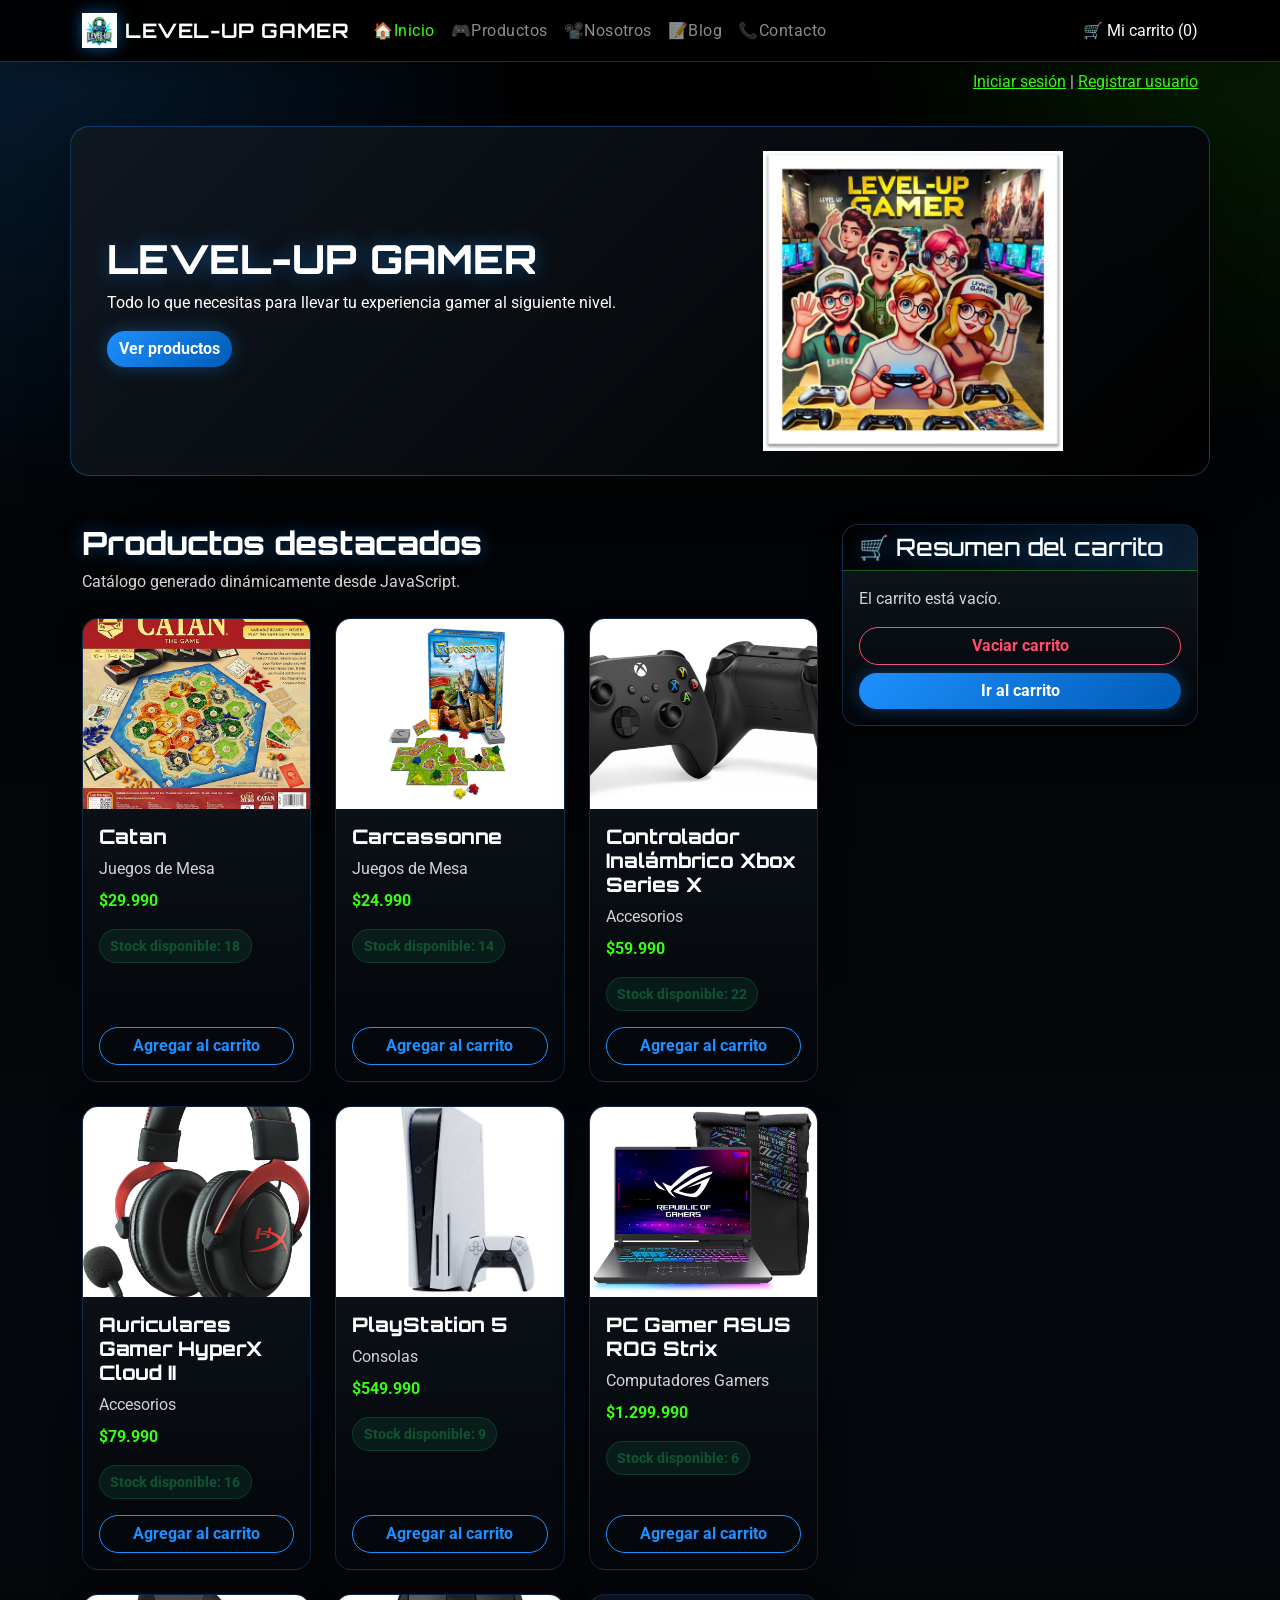
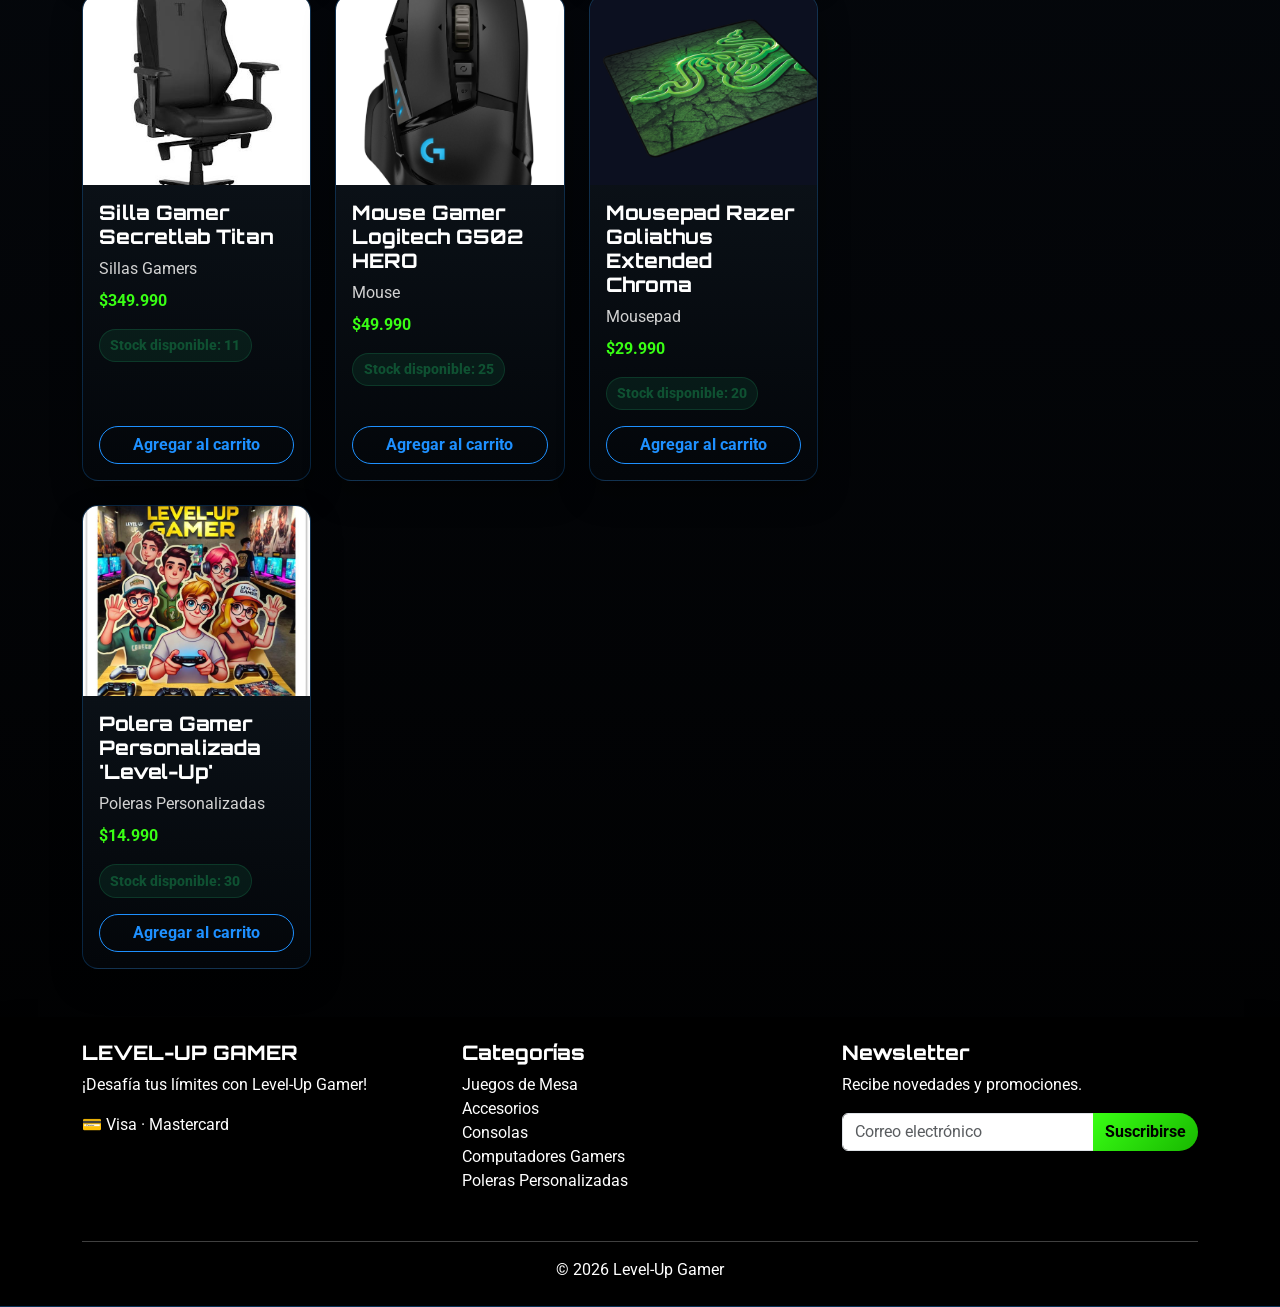
<file: index.html>
<!DOCTYPE html>
<html lang="es">

<head>
    <meta charset="UTF-8">

    <meta name="viewport"
          content="width=device-width, initial-scale=1.0">

    <title>Level-Up Gamer</title>
    <link rel="icon"
          type="image/png"
          href="img/LOGO-LEVEL-UP-GAMER.png">
    <!-- Google Fonts -->
    <link rel="preconnect" href="https://fonts.googleapis.com">
    <link rel="preconnect" href="https://fonts.gstatic.com" crossorigin>
    <link href="https://fonts.googleapis.com/css2?family=Orbitron:wght@400;600;700;800&family=Roboto:wght@400;500;700;900&display=swap" rel="stylesheet">

    <!-- Bootstrap -->
    <link href="https://cdn.jsdelivr.net/npm/bootstrap@5.3.3/dist/css/bootstrap.min.css"
          rel="stylesheet">

    <!-- CSS propio -->
    <link rel="stylesheet"
          href="css/style.css">
</head>


<body>


    <!-- ========================================= -->
    <!-- HEADER -->
    <!-- ========================================= -->

    <header>

        <nav class="navbar navbar-expand-lg bg-dark navbar-dark">

            <div class="container">

                <!-- Nombre / logo -->
                <a class="navbar-brand fw-bold d-flex align-items-center" href="index.html">
                    <img src="img/LOGO-LEVEL-UP-GAMER.png"
                        alt="Logo Level-Up Gamer"
                        width="35"
                        height="35"
                        class="me-2">

                    LEVEL-UP GAMER
                </a>


                <!-- Botón menú móvil -->
                <button class="navbar-toggler"
                        type="button"
                        data-bs-toggle="collapse"
                        data-bs-target="#menuPrincipal">

                    <span class="navbar-toggler-icon"></span>

                </button>


                <!-- Menú -->
                <div class="collapse navbar-collapse"
                     id="menuPrincipal">

                    <ul class="navbar-nav me-auto mb-2 mb-lg-0">

                        <li class="nav-item">
                            <a class="nav-link active"
                               href="index.html">
                                🏠Inicio
                            </a>
                        </li>

                        <li class="nav-item">
                            <a class="nav-link"
                               href="productos.html">
                                🎮Productos
                            </a>
                        </li>

                        <li class="nav-item">
                            <a class="nav-link"
                               href="nosotros.html">
                                📽️Nosotros
                            </a>
                        </li>

                        <li class="nav-item">
                            <a class="nav-link"
                               href="blog.html">
                                📝Blog
                            </a>
                        </li>

                        <li class="nav-item">
                            <a class="nav-link"
                               href="contacto.html">
                                📞Contacto
                            </a>
                        </li>

                    </ul>


                    <!-- Carrito -->
                    <a href="carrito.html"
                       class="text-white text-decoration-none">

                        🛒 Mi carrito (<span id="cart-count">0</span>)

                    </a>

                </div>

            </div>

        </nav>


        <!-- Login / Registro -->

        <div class="container py-2">

            <div class="text-end">

                <a href="login.html">
                    Iniciar sesión
                </a>

                <span>|</span>

                <a href="registro.html">
                    Registrar usuario
                </a>

            </div>

        </div>

    </header>



    <!-- ========================================= -->
    <!-- CONTENIDO PRINCIPAL -->
    <!-- ========================================= -->

    <main>


        <!-- ===================================== -->
        <!-- PORTADA PRINCIPAL DE LA PAG -->
        <!-- ===================================== -->

        <section class="container my-4">

            <div class="row align-items-center bg-light p-4">


                <!-- Texto -->

                <div class="col-md-6">

                    <h1>
                        LEVEL-UP GAMER
                    </h1>

                    <p>
                        Todo lo que necesitas para llevar
                        tu experiencia gamer al siguiente nivel.
                    </p>

                    <a href="productos.html"
                       class="btn btn-dark">

                        Ver productos

                    </a>

                </div>


                <!-- Imagen -->

                <div class="col-md-6 mt-4 mt-md-0 text-center">

                    <img src="img/IMG-LEVEL-UP-GAMER.png"
                        class="img-fluid"
                        alt="Level-Up Gamer"
                        width="300">

                </div>


            </div>

        </section>



        <!-- ===================================== -->
        <!-- PRODUCTOS Y RESUMEN DEL CARRITO -->
        <!-- ===================================== -->

        <section class="container my-5">

            <div class="row g-4">

                <!-- Productos disponibles -->
                <div class="col-lg-8">

                    <div class="mb-4">

                        <h2>
                            Productos destacados
                        </h2>

                        <p class="text-muted mb-0">
                            Catálogo generado dinámicamente desde JavaScript.
                        </p>

                    </div>


                    <div id="product-list"
                         class="row g-4"
                         data-limit="12">

                        <!-- Los productos se cargarán aquí desde js/script.js -->

                    </div>

                </div>


                <!-- Resumen rápido del carrito -->
                <aside class="col-lg-4">

                    <div class="card position-sticky top-0">

                        <div class="card-header bg-dark text-white">

                            <h2 class="h4 mb-0">
                                🛒 Resumen del carrito
                            </h2>

                        </div>

                        <div class="card-body">

                            <div id="cart-list">

                                <!-- Los productos agregados al carrito se cargarán aquí desde js/script.js -->

                            </div>

                            <div class="d-grid gap-2 mt-3">

                                <button type="button"
                                        class="btn btn-outline-danger"
                                        onclick="vaciarCarrito()">

                                    Vaciar carrito

                                </button>

                                <a href="carrito.html"
                                   class="btn btn-dark">

                                    Ir al carrito

                                </a>

                            </div>

                        </div>

                    </div>

                </aside>

            </div>

        </section>


    </main>



    <!-- ========================================= -->
    <!-- FOOTER -->
    <!-- ========================================= -->

    <footer class="bg-dark text-white mt-5">

        <div class="container py-4">

            <div class="row">


                <!-- Tienda -->

                <div class="col-md-4 mb-3">

                    <h5>
                        LEVEL-UP GAMER
                    </h5>

                    <p>
                        ¡Desafía tus límites con Level-Up Gamer!
                    </p>

                    <p>
                        💳 Visa · Mastercard
                    </p>

                </div>


                <!-- Categorías -->

                <div class="col-md-4 mb-3">

                    <h5>
                        Categorías
                    </h5>

                    <ul class="list-unstyled">

                        <li>
                            <a href="productos.html?categoria=Juegos%20de%20Mesa"
                               class="text-white">
                                Juegos de Mesa
                            </a>
                        </li>

                        <li>
                            <a href="productos.html?categoria=accesorios"
                               class="text-white">
                                Accesorios
                            </a>
                        </li>

                        <li>
                            <a href="productos.html?categoria=consolas"
                               class="text-white">
                                Consolas
                            </a>
                        </li>

                        <li>
                            <a href="productos.html?categoria=Computadores%20Gamers"
                               class="text-white">
                                Computadores Gamers
                            </a>
                        </li>

                        <li>
                            <a href="productos.html?categoria=Poleras%20Personalizadas"
                               class="text-white">
                                Poleras Personalizadas
                            </a>
                        </li>

                    </ul>

                </div>

                <!-- Newsletter -->

                <div class="col-md-4">

                    <h5>
                        Newsletter
                    </h5>

                    <p>
                        Recibe novedades y promociones.
                    </p>

                    <div class="input-group">

                        <input type="email"
                               class="form-control"
                               placeholder="Correo electrónico">

                        <button class="btn btn-success"
                                type="button">

                            Suscribirse

                        </button>

                    </div>

                </div>


            </div>


            <hr>


            <p class="text-center mb-0">

                © 2026 Level-Up Gamer

            </p>

        </div>

    </footer>



    <!-- Bootstrap JavaScript -->

    <script src="https://cdn.jsdelivr.net/npm/bootstrap@5.3.3/dist/js/bootstrap.bundle.min.js">
    </script>


    <!-- JavaScript propio -->
    <script src="js/script.js"></script>


</body>

</html>
</file>
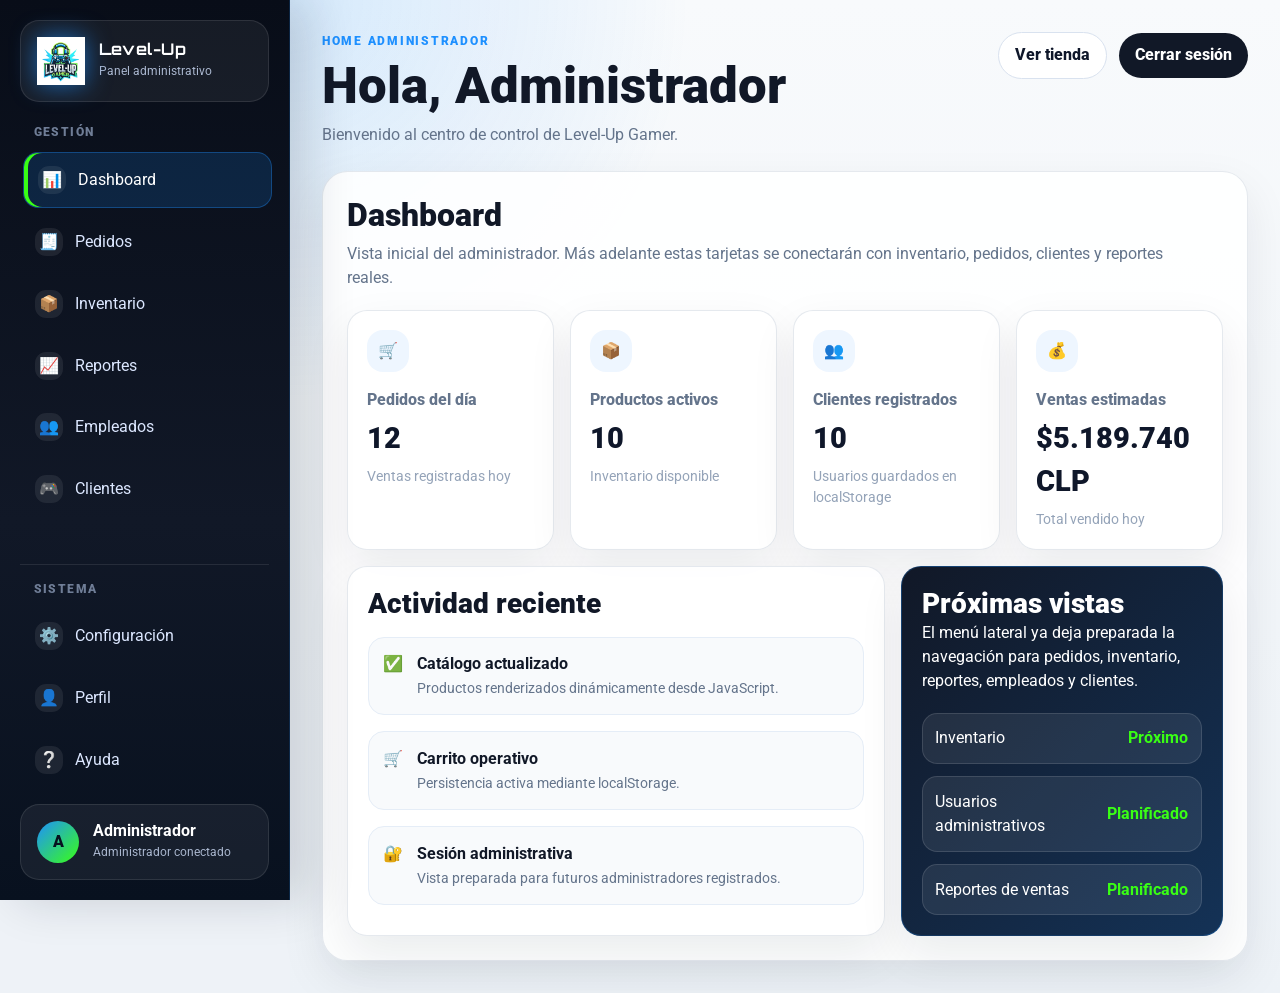
<file: admin.html>
<!DOCTYPE html>
<html lang="es">

<head>
    <meta charset="UTF-8">
    <meta name="viewport" content="width=device-width, initial-scale=1.0">
    <title>Panel administrador | Level-Up Gamer</title>

    <link rel="icon" type="image/png" href="img/LOGO-LEVEL-UP-GAMER.png">

    <!-- Google Fonts -->
    <link rel="preconnect" href="https://fonts.googleapis.com">
    <link rel="preconnect" href="https://fonts.gstatic.com" crossorigin>
    <link href="https://fonts.googleapis.com/css2?family=Orbitron:wght@400;600;700;800&family=Roboto:wght@400;500;700;900&display=swap" rel="stylesheet">

    <!-- Bootstrap -->
    <link href="https://cdn.jsdelivr.net/npm/bootstrap@5.3.3/dist/css/bootstrap.min.css" rel="stylesheet">

    <!-- CSS propio -->
    <link rel="stylesheet" href="css/style.css">
</head>

<body class="admin-body">

    <div class="admin-layout">

        <!-- SIDEBAR ADMINISTRADOR -->
        <aside class="admin-sidebar">

            <!-- Logo / marca -->
            <div class="admin-brand">
                <img src="img/LOGO-LEVEL-UP-GAMER.png" alt="Logo Level-Up Gamer">

                <div>
                    <strong>Level-Up</strong>
                    <span>Panel administrativo</span>
                </div>
            </div>


            <!-- Menú principal -->
            <nav class="admin-menu" aria-label="Menú principal del administrador">

                <p class="admin-menu-title">Gestión</p>

                <a href="#" class="admin-menu-link active" data-admin-view="dashboard" aria-current="page">
                    <span class="admin-menu-icon">📊</span>
                    <span>Dashboard</span>
                </a>

                <a href="#" class="admin-menu-link" data-admin-view="pedidos">
                    <span class="admin-menu-icon">🧾</span>
                    <span>Pedidos</span>
                </a>

                <a href="#" class="admin-menu-link" data-admin-view="inventario">
                    <span class="admin-menu-icon">📦</span>
                    <span>Inventario</span>
                </a>

                <a href="#" class="admin-menu-link">
                    <span class="admin-menu-icon">📈</span>
                    <span>Reportes</span>
                </a>

                <a href="#" class="admin-menu-link" data-admin-view="empleados">
                    <span class="admin-menu-icon">👥</span>
                    <span>Empleados</span>
                </a>

                <a href="#" class="admin-menu-link" data-admin-view="clientes">
                    <span class="admin-menu-icon">🎮</span>
                    <span>Clientes</span>
                </a>

            </nav>


            <!-- Menú inferior -->
            <div class="admin-sidebar-bottom">

                <nav class="admin-menu admin-menu-secondary" aria-label="Opciones secundarias del administrador">

                    <p class="admin-menu-title">Sistema</p>

                    <a href="#" class="admin-menu-link">
                        <span class="admin-menu-icon">⚙️</span>
                        <span>Configuración</span>
                    </a>

                    <a href="perfil.html" class="admin-menu-link">
                        <span class="admin-menu-icon">👤</span>
                        <span>Perfil</span>
                    </a>

                    <a href="#" class="admin-menu-link">
                        <span class="admin-menu-icon">❔</span>
                        <span>Ayuda</span>
                    </a>

                </nav>

                <div class="admin-profile-card">
                    <div class="admin-profile-avatar" id="admin-avatar">AD</div>

                    <div class="admin-profile-info">
                        <strong id="admin-profile-name">Administrador</strong>
                        <span id="admin-profile-role">Administrador conectado</span>
                    </div>
                </div>

            </div>

        </aside>


        <!-- CONTENIDO PRINCIPAL -->
        <main class="admin-main">

            <header class="admin-topbar">
                <div>
                    <p class="admin-eyebrow">Home administrador</p>
                    <h1>Hola, <span id="admin-greeting-name">Administrador</span></h1>
                    <p class="admin-subtitle">
                        Bienvenido al centro de control de Level-Up Gamer.
                    </p>
                </div>

                <div class="admin-topbar-actions">
                    <a href="index.html" class="admin-store-link">Ver tienda</a>
                    <button type="button" class="admin-logout-btn" onclick="cerrarSesionAdmin()">
                        Cerrar sesión
                    </button>
                </div>
            </header>


            <!-- Dashboard inicial -->
            <section class="admin-content-panel admin-view-section active" id="admin-view-dashboard">

                <div class="admin-section-heading">
                    <div>
                        <h2>Dashboard</h2>
                        <p>
                            Vista inicial del administrador. Más adelante estas tarjetas se conectarán con
                            inventario, pedidos, clientes y reportes reales.
                        </p>
                    </div>
                </div>

                <div class="admin-stats-grid">

                    <article class="admin-stat-card">
                        <span class="admin-stat-icon">🛒</span>
                        <p>Pedidos del día</p>
                        <strong id="admin-dashboard-orders-today">0</strong>
                        <small>Ventas registradas hoy</small>
                    </article>

                    <article class="admin-stat-card">
                        <span class="admin-stat-icon">📦</span>
                        <p>Productos activos</p>
                        <strong id="admin-dashboard-products-active">0</strong>
                        <small>Inventario disponible</small>
                    </article>

                    <article class="admin-stat-card">
                        <span class="admin-stat-icon">👥</span>
                        <p>Clientes registrados</p>
                        <strong id="admin-total-users">0</strong>
                        <small>Usuarios guardados en localStorage</small>
                    </article>

                    <article class="admin-stat-card">
                        <span class="admin-stat-icon">💰</span>
                        <p>Ventas estimadas</p>
                        <strong id="admin-dashboard-sales-today">$0 CLP</strong>
                        <small>Total vendido hoy</small>
                    </article>

                </div>


                <div class="admin-dashboard-grid">

                    <article class="admin-dashboard-card">
                        <h3>Actividad reciente</h3>

                        <ul class="admin-activity-list">
                            <li>
                                <span>✅</span>
                                <div>
                                    <strong>Catálogo actualizado</strong>
                                    <small>Productos renderizados dinámicamente desde JavaScript.</small>
                                </div>
                            </li>

                            <li>
                                <span>🛒</span>
                                <div>
                                    <strong>Carrito operativo</strong>
                                    <small>Persistencia activa mediante localStorage.</small>
                                </div>
                            </li>

                            <li>
                                <span>🔐</span>
                                <div>
                                    <strong>Sesión administrativa</strong>
                                    <small>Vista preparada para futuros administradores registrados.</small>
                                </div>
                            </li>
                        </ul>
                    </article>

                    <article class="admin-dashboard-card admin-dashboard-highlight">
                        <h3>Próximas vistas</h3>
                        <p>
                            El menú lateral ya deja preparada la navegación para pedidos, inventario,
                            reportes, empleados y clientes.
                        </p>

                        <div class="admin-progress-list">
                            <div>
                                <span>Inventario</span>
                                <strong>Próximo</strong>
                            </div>
                            <div>
                                <span>Usuarios administrativos</span>
                                <strong>Planificado</strong>
                            </div>
                            <div>
                                <span>Reportes de ventas</span>
                                <strong>Planificado</strong>
                            </div>
                        </div>
                    </article>

                </div>

            </section>


            <!-- Pedidos -->
            <section class="admin-content-panel admin-view-section" id="admin-view-pedidos">

                <div class="admin-section-heading">
                    <div>
                        <h2>Pedidos</h2>
                        <p>
                            Revisión de ventas registradas. Selecciona una fila para ver los productos
                            comprados, cantidades, precios y total de la orden.
                        </p>
                    </div>
                </div>


                <div class="admin-orders-summary">
                    <article>
                        <span>✅</span>
                        <div>
                            <strong id="admin-orders-completed">0</strong>
                            <small>Completados</small>
                        </div>
                    </article>

                    <article>
                        <span>⏳</span>
                        <div>
                            <strong id="admin-orders-progress">0</strong>
                            <small>En curso</small>
                        </div>
                    </article>

                    <article>
                        <span>❌</span>
                        <div>
                            <strong id="admin-orders-cancelled">0</strong>
                            <small>Cancelados</small>
                        </div>
                    </article>
                </div>


                <div class="admin-table-card">

                    <div class="admin-table-header">
                        <div>
                            <h3>Listado de ventas</h3>
                            <p id="admin-orders-range">Mostrando pedidos simulados</p>
                        </div>

                        <span class="admin-table-hint">Haz clic en una venta para ver el detalle</span>
                    </div>


                    <div class="admin-table-responsive">
                        <table class="admin-orders-table">
                            <thead>
                                <tr>
                                    <th>Fecha de compra</th>
                                    <th>Código venta</th>
                                    <th>Trabajador</th>
                                    <th>Estado</th>
                                    <th>Monto</th>
                                </tr>
                            </thead>

                            <tbody id="admin-orders-body">
                                <!-- Pedidos renderizados con JavaScript -->
                            </tbody>
                        </table>
                    </div>


                    <div class="admin-pagination" id="admin-orders-pagination" aria-label="Paginación de pedidos">
                        <!-- Paginación renderizada con JavaScript -->
                    </div>

                </div>

            </section>


            <!-- Inventario -->
            <section class="admin-content-panel admin-view-section" id="admin-view-inventario">

                <div class="admin-section-heading">
                    <div>
                        <h2>Inventario</h2>
                        <p>
                            Administra los productos disponibles de Level-Up Gamer. Puedes agregar,
                            editar o eliminar productos del inventario administrativo.
                        </p>
                    </div>
                </div>


                <div class="admin-inventory-layout">

                    <div class="admin-table-card">

                        <div class="admin-table-header">
                            <div>
                                <h3>Productos registrados</h3>
                                <p id="admin-inventory-count">Inventario basado en el catálogo actual</p>
                            </div>

                            <button type="button" class="admin-primary-btn" onclick="prepararNuevoProductoAdmin()">
                                + Nuevo producto
                            </button>
                        </div>


                        <div class="admin-table-responsive">
                            <table class="admin-inventory-table">
                                <thead>
                                    <tr>
                                        <th>Imagen</th>
                                        <th>Código</th>
                                        <th>Producto</th>
                                        <th>Categoría</th>
                                        <th>Precio</th>
                                        <th>Stock</th>
                                        <th>Acciones</th>
                                    </tr>
                                </thead>

                                <tbody id="admin-inventory-body">
                                    <!-- Inventario renderizado con JavaScript -->
                                </tbody>
                            </table>
                        </div>

                    </div>


                    <aside class="admin-form-card">
                        <div class="admin-form-header">
                            <p>Formulario de producto</p>
                            <h3 id="admin-inventory-form-title">Agregar producto</h3>
                        </div>

                        <form id="admin-inventory-form" onsubmit="return guardarProductoInventarioAdmin()" novalidate>
                            <input type="hidden" id="admin-product-editing-id">

                            <div class="admin-form-grid">

                                <label>
                                    Código *
                                    <input type="text"
                                        id="admin-product-id"
                                        minlength="3"
                                        maxlength="20"
                                        placeholder="Ej: AC003">
                                </label>

                                <label>
                                    Nombre *
                                    <input type="text"
                                        id="admin-product-name"
                                        maxlength="100"
                                        placeholder="Nombre del producto">
                                </label>

                                <label>
                                    Categoría *
                                    <select id="admin-product-category">
                                        <option value="">
                                            Selecciona una categoría
                                        </option>
                                    </select>
                                </label>

                                <label>
                                    Precio *
                                    <input type="number"
                                        id="admin-product-price"
                                        min="0"
                                        step="0.01"
                                        placeholder="Precio CLP">
                                </label>

                                <label>
                                    Stock *
                                    <input type="number"
                                        id="admin-product-stock"
                                        min="0"
                                        step="1"
                                        placeholder="Cantidad disponible">
                                </label>

                                <label>
                                    Stock crítico
                                    <input type="number"
                                        id="admin-product-critical-stock"
                                        min="0"
                                        step="1"
                                        placeholder="Opcional">
                                </label>

                                <label class="admin-form-full">
                                    Imagen
                                    <input type="text"
                                        id="admin-product-image"
                                        maxlength="250"
                                        placeholder="Ruta o URL de imagen (opcional)">
                                </label>

                                <label class="admin-form-full">
                                    Descripción
                                    <textarea id="admin-product-description"
                                            maxlength="500"
                                            rows="4"
                                            placeholder="Descripción del producto (opcional)"></textarea>
                                </label>

                            </div>

                            <div id="admin-inventory-message" class="admin-form-message"></div>

                            <div class="admin-form-actions">
                                <button type="submit" class="admin-primary-btn">Guardar producto</button>
                                <button type="button" class="admin-secondary-btn" onclick="limpiarFormularioInventarioAdmin()">
                                    Limpiar
                                </button>
                            </div>
                        </form>
                    </aside>

                </div>

            </section>

            <!-- CLIENTES / USUARIOS -->

            <section class="admin-content-panel admin-view-section"
                    id="admin-view-clientes">


                <div class="admin-section-heading">

                    <div>
                        <h2>Clientes y usuarios</h2>

                        <p>
                            Administra los usuarios registrados en Level-Up Gamer.
                        </p>
                    </div>

                </div>


                <div class="admin-inventory-layout">


                    <!-- LISTADO DE USUARIOS -->

                    <div class="admin-table-card">

                        <div class="admin-table-header">

                            <div>
                                <h3>Usuarios registrados</h3>

                                <p id="admin-users-count">
                                    0 usuarios registrados
                                </p>
                            </div>

                            <button type="button"
                                    class="admin-primary-btn"
                                    onclick="prepararNuevoUsuarioAdmin()">

                                + Nuevo usuario

                            </button>

                        </div>


                        <div class="admin-table-responsive">

                            <table class="admin-inventory-table">

                                <thead>

                                    <tr>
                                        <th>RUN</th>
                                        <th>Nombre</th>
                                        <th>Correo</th>
                                        <th>Rol</th>
                                        <th>Región</th>
                                        <th>Acciones</th>
                                    </tr>

                                </thead>


                                <tbody id="admin-users-body">

                                    <!-- JavaScript -->

                                </tbody>

                            </table>

                        </div>

                    </div>



                    <!-- FORMULARIO -->

                    <aside class="admin-form-card">


                        <div class="admin-form-header">

                            <p>Formulario de usuario</p>

                            <h3 id="admin-user-form-title">
                                Agregar usuario
                            </h3>

                        </div>


                        <form id="admin-user-form"
                            onsubmit="return guardarUsuarioAdmin()"
                            novalidate>


                            <input type="hidden"
                                id="admin-user-editing-id">


                            <div class="admin-form-grid">


                                <!-- RUN -->

                                <label>
                                    RUN *

                                    <input type="text"
                                        id="admin-user-run"
                                        maxlength="9"
                                        placeholder="Ej: 123456785">
                                </label>


                                <!-- Nombre -->

                                <label>
                                    Nombre completo *

                                    <input type="text"
                                        id="admin-user-name"
                                        maxlength="100"
                                        placeholder="Nombre completo">
                                </label>


                                <!-- Correo -->

                                <label>
                                    Correo *

                                    <input type="email"
                                        id="admin-user-email"
                                        maxlength="100"
                                        placeholder="correo@gmail.com">
                                </label>


                                <!-- Contraseña -->

                                <label>
                                    Contraseña *

                                    <input type="password"
                                        id="admin-user-password"
                                        placeholder="Contraseña">
                                </label>


                                <!-- Fecha -->

                                <label>
                                    Fecha de nacimiento

                                    <input type="date"
                                        id="admin-user-birthdate">
                                </label>

                                <!-- Región -->
                                <label>
                                    Región *

                                    <select id="admin-user-region">

                                        <option value="">
                                            Selecciona una región
                                        </option>

                                    </select>
                                </label>


                                <!-- Comuna -->

                                <label>
                                    Comuna *

                                    <select id="admin-user-comuna"
                                            disabled>

                                        <option value="">
                                            Selecciona una comuna
                                        </option>

                                    </select>
                                </label>


                                <!-- Dirección -->

                                <label class="admin-form-full">
                                    Dirección *

                                    <input type="text"
                                        id="admin-user-address"
                                        maxlength="300"
                                        placeholder="Dirección del usuario">
                                </label>


                            </div>


                            <!-- Mensajes -->

                            <div id="admin-users-message"
                                class="admin-form-message">
                            </div>


                            <!-- Botones -->

                            <div class="admin-form-actions">

                                <button type="submit"
                                        class="admin-primary-btn">

                                    Guardar usuario

                                </button>

                                <button type="button"
                                        class="admin-secondary-btn"
                                        onclick="limpiarFormularioUsuarioAdmin()">

                                    Limpiar

                                </button>

                            </div>


                        </form>


                    </aside>


                </div>

            </section>

            <section class="admin-content-panel admin-view-section"
                    id="admin-view-empleados">

                <div class="admin-section-heading">

                    <div>
                        <h2>Empleados</h2>

                        <p>
                            Administra vendedores y administradores de Level-Up Gamer.
                        </p>
                    </div>

                </div>


                <div class="admin-table-card">

                    <div class="admin-table-header">

                        <div>
                            <h3>Empleados registrados</h3>

                            <p id="admin-employees-count">
                                0 empleados registrados
                            </p>
                        </div>

                        <button type="button"
                                class="admin-primary-btn"
                                onclick="prepararNuevoEmpleadoAdmin()">

                            + Nuevo vendedor

                        </button>

                    </div>


                    <div class="admin-table-responsive">

                        <table class="admin-inventory-table">

                            <thead>

                                <tr>
                                    <th>RUN</th>
                                    <th>Nombre</th>
                                    <th>Correo</th>
                                    <th>Rol</th>
                                    <th>Región</th>
                                    <th>Acciones</th>
                                </tr>

                            </thead>


                            <tbody id="admin-employees-body">

                                <!-- JavaScript -->

                            </tbody>

                        </table>

                    </div>

                </div>

                <aside class="admin-form-card mt-4">

                    <div class="admin-form-header">

                        <p>Formulario de empleado</p>

                        <h3 id="admin-employee-form-title">
                            Agregar vendedor
                        </h3>

                    </div>


                    <form id="admin-employee-form"
                        onsubmit="return guardarEmpleadoAdmin()"
                        novalidate>


                        <input type="hidden"
                            id="admin-employee-editing-id">


                        <div class="admin-form-grid">

                            <label>
                                RUN *

                                <input type="text"
                                    id="admin-employee-run"
                                    maxlength="9"
                                    placeholder="Ej: 123456785">
                            </label>


                            <label>
                                Nombre completo *

                                <input type="text"
                                    id="admin-employee-name"
                                    maxlength="100"
                                    placeholder="Nombre completo">
                            </label>


                            <label>
                                Correo *

                                <input type="email"
                                    id="admin-employee-email"
                                    maxlength="100"
                                    placeholder="correo@gmail.com">
                            </label>


                            <label>
                                Contraseña *

                                <input type="password"
                                    id="admin-employee-password"
                                    placeholder="Contraseña">
                            </label>


                            <label>
                                Fecha de nacimiento

                                <input type="date"
                                    id="admin-employee-birthdate">
                            </label>


                            <label>
                                Región *

                                <select id="admin-employee-region">

                                    <option value="">
                                        Selecciona una región
                                    </option>

                                </select>
                            </label>


                            <label>
                                Comuna *

                                <select id="admin-employee-comuna"
                                        disabled>

                                    <option value="">
                                        Selecciona una comuna
                                    </option>

                                </select>
                            </label>


                            <label class="admin-form-full">
                                Dirección *

                                <input type="text"
                                    id="admin-employee-address"
                                    maxlength="300"
                                    placeholder="Dirección del vendedor">
                            </label>

                        </div>


                        <div id="admin-employees-message"
                            class="admin-form-message">
                        </div>


                        <div class="admin-form-actions">

                            <button type="submit"
                                    class="admin-primary-btn">

                                Guardar vendedor

                            </button>

                            <button type="button"
                                    class="admin-secondary-btn"
                                    onclick="limpiarFormularioEmpleadoAdmin()">

                                Limpiar

                            </button>

                        </div>

                    </form>

                </aside>

            </section>

        </main>

    </div>


    <script src="https://cdn.jsdelivr.net/npm/bootstrap@5.3.3/dist/js/bootstrap.bundle.min.js"></script>
    <script src="js/script.js"></script>

</body>

</html>
</file>
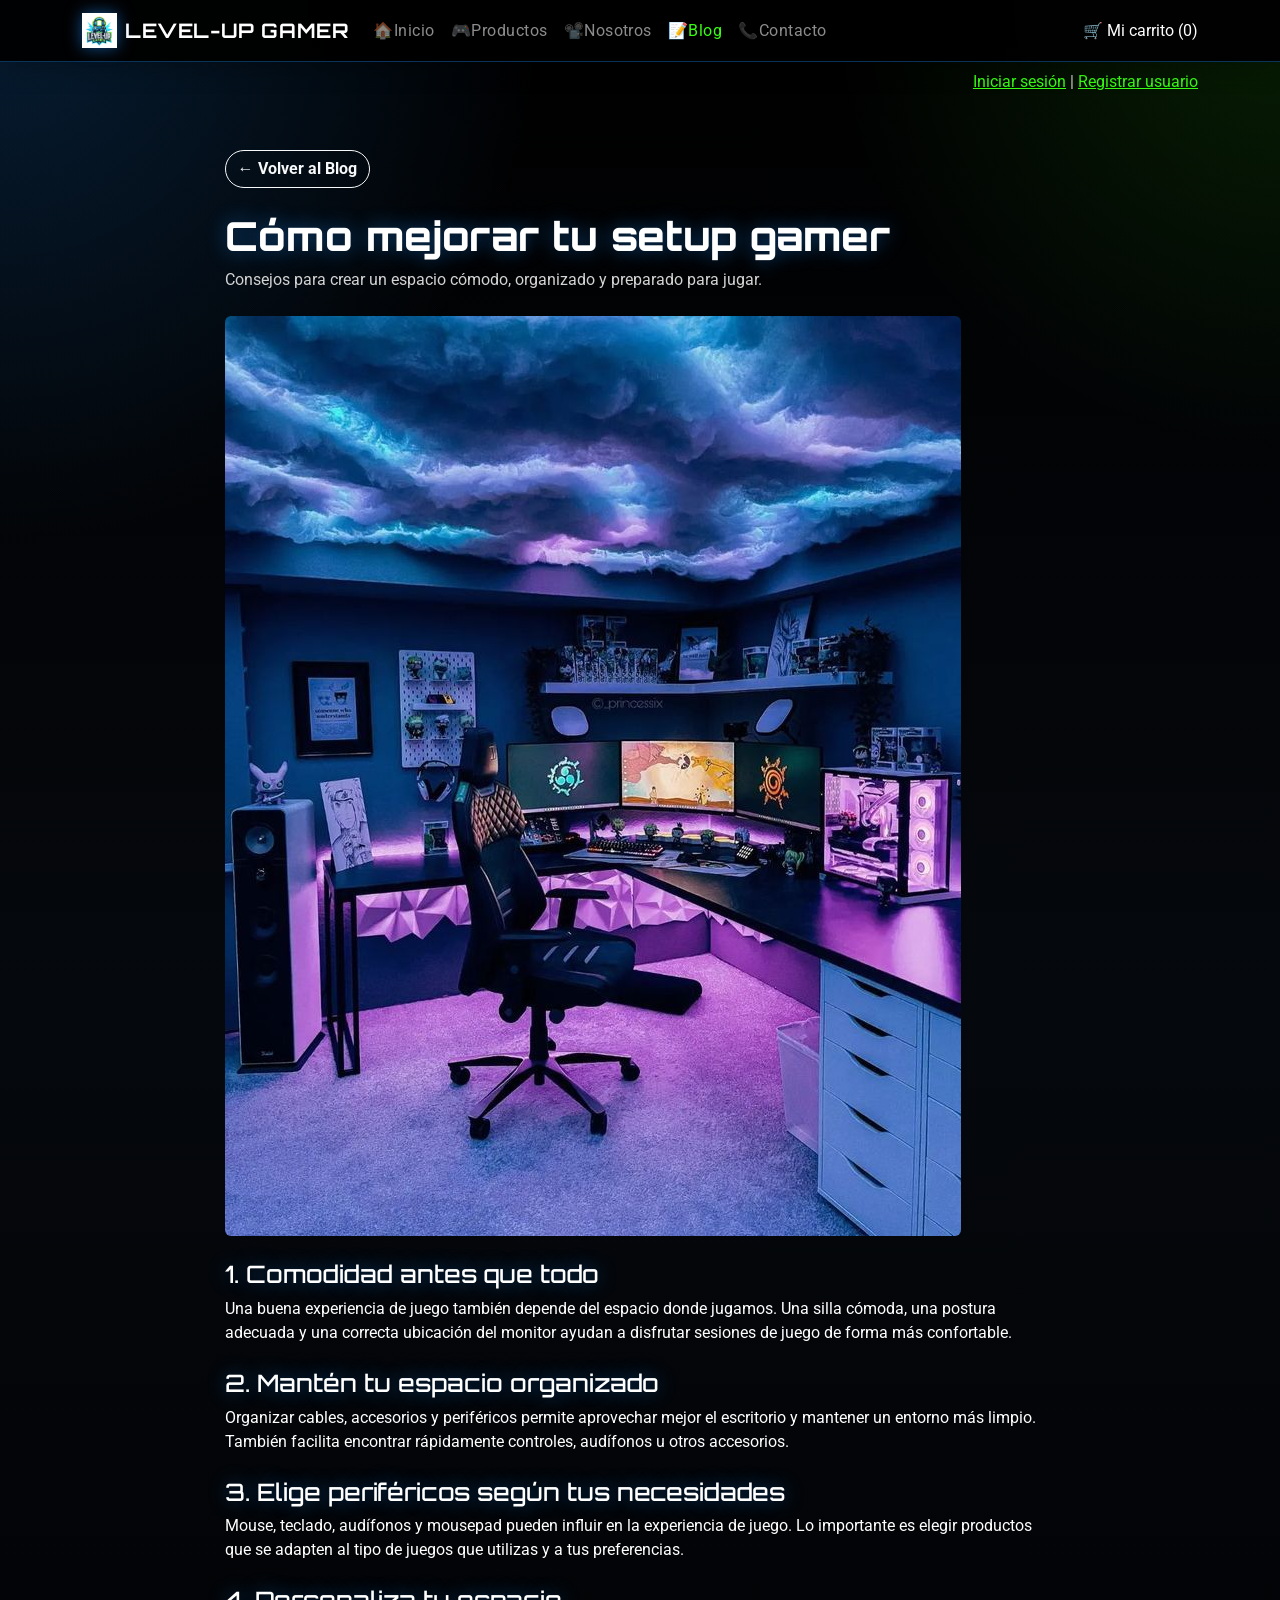
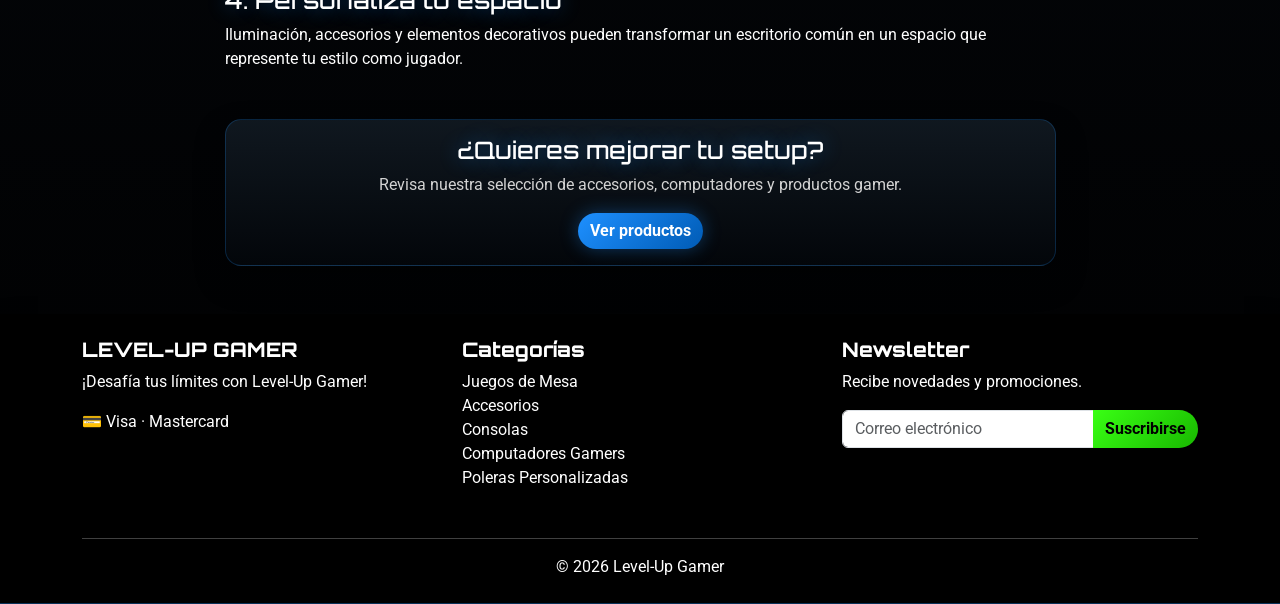
<file: blog-detalle-1.html>
<!DOCTYPE html>
<html lang="es">

<head>
    <meta charset="UTF-8">

    <meta name="viewport"
          content="width=device-width, initial-scale=1.0">

    <title>Cómo mejorar tu setup gamer | Level-Up Gamer</title>

    <link rel="icon"
          type="image/png"
          href="img/LOGO-LEVEL-UP-GAMER.png">

    <!-- Google Fonts -->
    <link rel="preconnect" href="https://fonts.googleapis.com">
    <link rel="preconnect" href="https://fonts.gstatic.com" crossorigin>

    <link href="https://fonts.googleapis.com/css2?family=Orbitron:wght@400;600;700;800&family=Roboto:wght@400;500;700;900&display=swap"
          rel="stylesheet">

    <!-- Bootstrap -->
    <link href="https://cdn.jsdelivr.net/npm/bootstrap@5.3.3/dist/css/bootstrap.min.css"
          rel="stylesheet">

    <!-- CSS propio -->
    <link rel="stylesheet"
          href="css/style.css">

</head>


<body>


    <!-- ========================================= -->
    <!-- HEADER -->
    <!-- ========================================= -->

    <header>

        <nav class="navbar navbar-expand-lg bg-dark navbar-dark">

            <div class="container">

                <!-- Logo -->
                <a class="navbar-brand fw-bold d-flex align-items-center"
                   href="index.html">

                    <img src="img/LOGO-LEVEL-UP-GAMER.png"
                         alt="Logo Level-Up Gamer"
                         width="35"
                         height="35"
                         class="me-2">

                    LEVEL-UP GAMER

                </a>


                <!-- Botón menú móvil -->
                <button class="navbar-toggler"
                        type="button"
                        data-bs-toggle="collapse"
                        data-bs-target="#menuPrincipal">

                    <span class="navbar-toggler-icon"></span>

                </button>


                <!-- Menú -->
                <div class="collapse navbar-collapse"
                     id="menuPrincipal">

                    <ul class="navbar-nav me-auto mb-2 mb-lg-0">

                        <li class="nav-item">
                            <a class="nav-link"
                               href="index.html">
                                🏠Inicio
                            </a>
                        </li>

                        <li class="nav-item">
                            <a class="nav-link"
                               href="productos.html">
                                🎮Productos
                            </a>
                        </li>

                        <li class="nav-item">
                            <a class="nav-link"
                               href="nosotros.html">
                                📽️Nosotros
                            </a>
                        </li>

                        <li class="nav-item">
                            <a class="nav-link active"
                               href="blog.html">
                                📝Blog
                            </a>
                        </li>

                        <li class="nav-item">
                            <a class="nav-link"
                               href="contacto.html">
                                📞Contacto
                            </a>
                        </li>

                    </ul>


                    <!-- Carrito -->
                    <a href="carrito.html"
                       class="text-white text-decoration-none">

                        🛒 Mi carrito (<span id="cart-count">0</span>)

                    </a>

                </div>

            </div>

        </nav>


        <!-- Login / Registro -->

        <div class="container py-2">

            <div class="text-end">

                <a href="login.html">
                    Iniciar sesión
                </a>

                <span>|</span>

                <a href="registro.html">
                    Registrar usuario
                </a>

            </div>

        </div>

    </header>



    <!-- ========================================= -->
    <!-- CONTENIDO PRINCIPAL -->
    <!-- ========================================= -->

    <main>

    <article class="container my-5">

        <div class="row justify-content-center">

            <div class="col-lg-9">

                <!-- Volver al blog -->
                <a href="blog.html"
                   class="btn btn-outline-light mb-4">
                    ← Volver al Blog
                </a>


                <!-- Título -->
                <header class="mb-4">

                    <h1>
                        Cómo mejorar tu setup gamer
                    </h1>

                    <p class="text-muted">
                        Consejos para crear un espacio cómodo,
                        organizado y preparado para jugar.
                    </p>

                </header>


                <!-- Imagen -->
                <img src="img/img-blog/BLOG-SETUP-GAMER.jpg"
                     class="img-fluid rounded mb-4"
                     alt="Setup gamer">


                <!-- Contenido -->
                <section>

                    <h2 class="h4">
                        1. Comodidad antes que todo
                    </h2>

                    <p>
                        Una buena experiencia de juego también depende
                        del espacio donde jugamos. Una silla cómoda,
                        una postura adecuada y una correcta ubicación
                        del monitor ayudan a disfrutar sesiones de juego
                        de forma más confortable.
                    </p>


                    <h2 class="h4 mt-4">
                        2. Mantén tu espacio organizado
                    </h2>

                    <p>
                        Organizar cables, accesorios y periféricos permite
                        aprovechar mejor el escritorio y mantener un entorno
                        más limpio. También facilita encontrar rápidamente
                        controles, audífonos u otros accesorios.
                    </p>


                    <h2 class="h4 mt-4">
                        3. Elige periféricos según tus necesidades
                    </h2>

                    <p>
                        Mouse, teclado, audífonos y mousepad pueden influir
                        en la experiencia de juego. Lo importante es elegir
                        productos que se adapten al tipo de juegos que
                        utilizas y a tus preferencias.
                    </p>


                    <h2 class="h4 mt-4">
                        4. Personaliza tu espacio
                    </h2>

                    <p>
                        Iluminación, accesorios y elementos decorativos
                        pueden transformar un escritorio común en un
                        espacio que represente tu estilo como jugador.
                    </p>

                </section>


                <!-- Llamado a productos -->
                <div class="card mt-5">

                    <div class="card-body text-center">

                        <h2 class="h4">
                            ¿Quieres mejorar tu setup?
                        </h2>

                        <p class="text-muted">
                            Revisa nuestra selección de accesorios,
                            computadores y productos gamer.
                        </p>

                        <a href="productos.html"
                           class="btn btn-dark">
                            Ver productos
                        </a>

                    </div>

                </div>

            </div>

        </div>

    </article>

</main>

    <!-- ========================================= -->
    <!-- FOOTER -->
    <!-- ========================================= -->

    <footer class="bg-dark text-white mt-5">

        <div class="container py-4">

            <div class="row">


                <!-- Tienda -->

                <div class="col-md-4 mb-3">

                    <h5>
                        LEVEL-UP GAMER
                    </h5>

                    <p>
                        ¡Desafía tus límites con Level-Up Gamer!
                    </p>

                    <p>
                        💳 Visa · Mastercard
                    </p>

                </div>


                <!-- Categorías -->

                <div class="col-md-4 mb-3">

                    <h5>
                        Categorías
                    </h5>

                    <ul class="list-unstyled">

                        <li>
                            <a href="productos.html?categoria=Juegos%20de%20Mesa"
                               class="text-white">
                                Juegos de Mesa
                            </a>
                        </li>

                        <li>
                            <a href="productos.html?categoria=accesorios"
                               class="text-white">
                                Accesorios
                            </a>
                        </li>

                        <li>
                            <a href="productos.html?categoria=consolas"
                               class="text-white">
                                Consolas
                            </a>
                        </li>

                        <li>
                            <a href="productos.html?categoria=Computadores%20Gamers"
                               class="text-white">
                                Computadores Gamers
                            </a>
                        </li>

                        <li>
                            <a href="productos.html?categoria=Poleras%20Personalizadas"
                               class="text-white">
                                Poleras Personalizadas
                            </a>
                        </li>

                    </ul>

                </div>


                <!-- Newsletter -->

                <div class="col-md-4">

                    <h5>
                        Newsletter
                    </h5>

                    <p>
                        Recibe novedades y promociones.
                    </p>

                    <div class="input-group">

                        <input type="email"
                               class="form-control"
                               placeholder="Correo electrónico">

                        <button class="btn btn-success"
                                type="button">

                            Suscribirse

                        </button>

                    </div>

                </div>

            </div>


            <hr>


            <p class="text-center mb-0">
                © 2026 Level-Up Gamer
            </p>

        </div>

    </footer>



    <!-- Bootstrap JavaScript -->
    <script src="https://cdn.jsdelivr.net/npm/bootstrap@5.3.3/dist/js/bootstrap.bundle.min.js">
    </script>


    <!-- JavaScript propio -->
    <script src="js/script.js"></script>


</body>

</html>
</file>
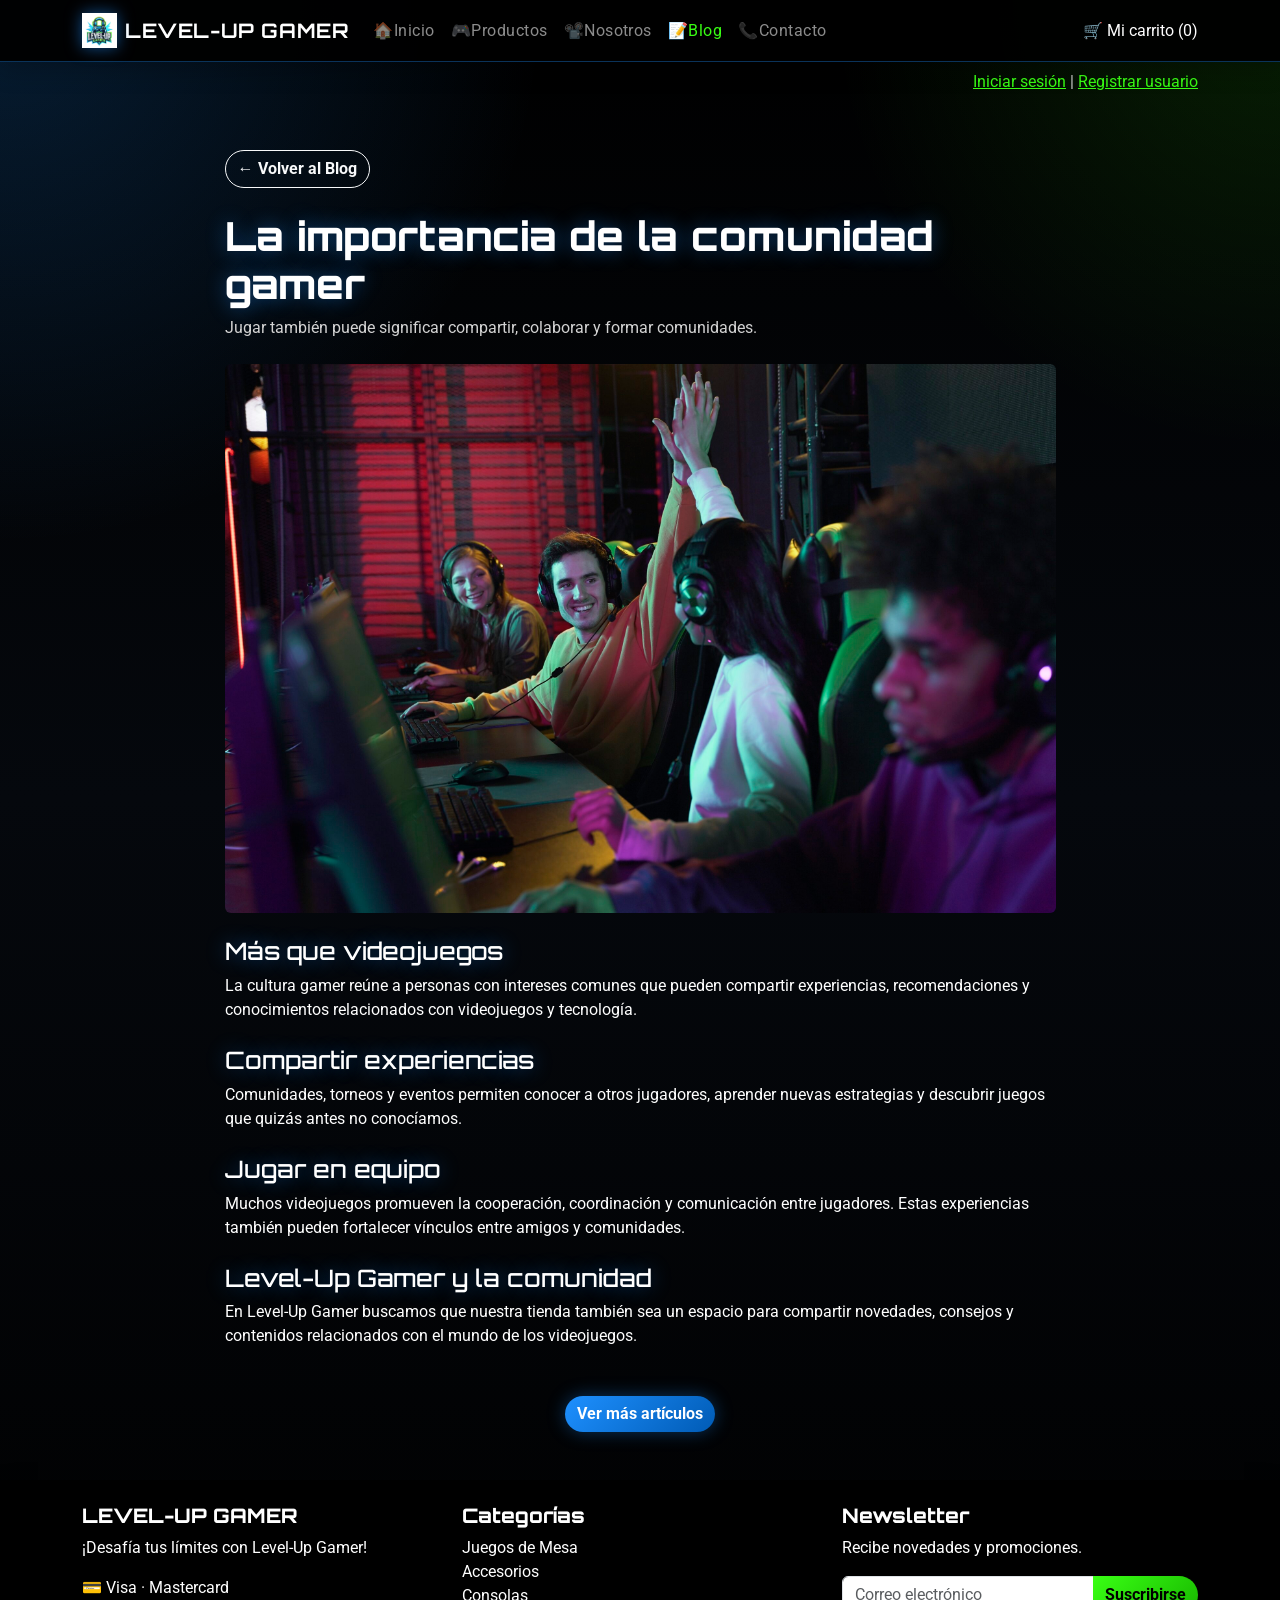
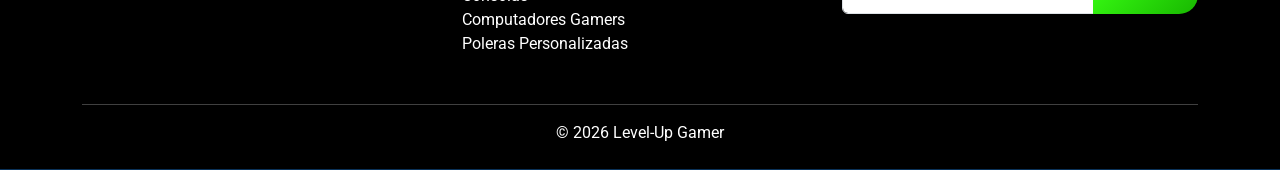
<file: blog-detalle-2.html>
<!DOCTYPE html>
<html lang="es">

<head>
    <meta charset="UTF-8">

    <meta name="viewport"
          content="width=device-width, initial-scale=1.0">

    <title>La importancia de la comunidad gamer | Level-Up Gamer</title>

    <link rel="icon"
          type="image/png"
          href="img/LOGO-LEVEL-UP-GAMER.png">

    <!-- Google Fonts -->
    <link rel="preconnect" href="https://fonts.googleapis.com">
    <link rel="preconnect" href="https://fonts.gstatic.com" crossorigin>

    <link href="https://fonts.googleapis.com/css2?family=Orbitron:wght@400;600;700;800&family=Roboto:wght@400;500;700;900&display=swap"
          rel="stylesheet">

    <!-- Bootstrap -->
    <link href="https://cdn.jsdelivr.net/npm/bootstrap@5.3.3/dist/css/bootstrap.min.css"
          rel="stylesheet">

    <!-- CSS propio -->
    <link rel="stylesheet"
          href="css/style.css">

</head>


<body>


    <!-- ========================================= -->
    <!-- HEADER -->
    <!-- ========================================= -->

    <header>

        <nav class="navbar navbar-expand-lg bg-dark navbar-dark">

            <div class="container">

                <!-- Logo -->
                <a class="navbar-brand fw-bold d-flex align-items-center"
                   href="index.html">

                    <img src="img/LOGO-LEVEL-UP-GAMER.png"
                         alt="Logo Level-Up Gamer"
                         width="35"
                         height="35"
                         class="me-2">

                    LEVEL-UP GAMER

                </a>


                <!-- Botón menú móvil -->
                <button class="navbar-toggler"
                        type="button"
                        data-bs-toggle="collapse"
                        data-bs-target="#menuPrincipal">

                    <span class="navbar-toggler-icon"></span>

                </button>


                <!-- Menú -->
                <div class="collapse navbar-collapse"
                     id="menuPrincipal">

                    <ul class="navbar-nav me-auto mb-2 mb-lg-0">

                        <li class="nav-item">
                            <a class="nav-link"
                               href="index.html">
                                🏠Inicio
                            </a>
                        </li>

                        <li class="nav-item">
                            <a class="nav-link"
                               href="productos.html">
                                🎮Productos
                            </a>
                        </li>

                        <li class="nav-item">
                            <a class="nav-link"
                               href="nosotros.html">
                                📽️Nosotros
                            </a>
                        </li>

                        <li class="nav-item">
                            <a class="nav-link active"
                               href="blog.html">
                                📝Blog
                            </a>
                        </li>

                        <li class="nav-item">
                            <a class="nav-link"
                               href="contacto.html">
                                📞Contacto
                            </a>
                        </li>

                    </ul>


                    <!-- Carrito -->
                    <a href="carrito.html"
                       class="text-white text-decoration-none">

                        🛒 Mi carrito (<span id="cart-count">0</span>)

                    </a>

                </div>

            </div>

        </nav>


        <!-- Login / Registro -->

        <div class="container py-2">

            <div class="text-end">

                <a href="login.html">
                    Iniciar sesión
                </a>

                <span>|</span>

                <a href="registro.html">
                    Registrar usuario
                </a>

            </div>

        </div>

    </header>



    <!-- ========================================= -->
    <!-- CONTENIDO PRINCIPAL -->
    <!-- ========================================= -->

    <main>

    <article class="container my-5">

        <div class="row justify-content-center">

            <div class="col-lg-9">


                <!-- Volver al blog -->
                <a href="blog.html"
                   class="btn btn-outline-light mb-4">
                    ← Volver al Blog
                </a>


                <!-- Título -->
                <header class="mb-4">

                    <h1>
                        La importancia de la comunidad gamer
                    </h1>

                    <p class="text-muted">
                        Jugar también puede significar compartir,
                        colaborar y formar comunidades.
                    </p>

                </header>


                <!-- Imagen -->
                <img src="img/img-blog/BLOG-Comunidad-gamer.jpg"
                     class="img-fluid rounded mb-4"
                     alt="Comunidad gamer">


                <!-- Contenido -->
                <section>

                    <h2 class="h4">
                        Más que videojuegos
                    </h2>

                    <p>
                        La cultura gamer reúne a personas con intereses
                        comunes que pueden compartir experiencias,
                        recomendaciones y conocimientos relacionados
                        con videojuegos y tecnología.
                    </p>


                    <h2 class="h4 mt-4">
                        Compartir experiencias
                    </h2>

                    <p>
                        Comunidades, torneos y eventos permiten conocer
                        a otros jugadores, aprender nuevas estrategias
                        y descubrir juegos que quizás antes no conocíamos.
                    </p>


                    <h2 class="h4 mt-4">
                        Jugar en equipo
                    </h2>

                    <p>
                        Muchos videojuegos promueven la cooperación,
                        coordinación y comunicación entre jugadores.
                        Estas experiencias también pueden fortalecer
                        vínculos entre amigos y comunidades.
                    </p>


                    <h2 class="h4 mt-4">
                        Level-Up Gamer y la comunidad
                    </h2>

                    <p>
                        En Level-Up Gamer buscamos que nuestra tienda
                        también sea un espacio para compartir novedades,
                        consejos y contenidos relacionados con el mundo
                        de los videojuegos.
                    </p>

                </section>


                <!-- Regreso -->
                <div class="text-center mt-5">

                    <a href="blog.html"
                       class="btn btn-dark">
                        Ver más artículos
                    </a>

                </div>

            </div>

        </div>

    </article>

</main>

    <!-- ========================================= -->
    <!-- FOOTER -->
    <!-- ========================================= -->

    <footer class="bg-dark text-white mt-5">

        <div class="container py-4">

            <div class="row">


                <!-- Tienda -->

                <div class="col-md-4 mb-3">

                    <h5>
                        LEVEL-UP GAMER
                    </h5>

                    <p>
                        ¡Desafía tus límites con Level-Up Gamer!
                    </p>

                    <p>
                        💳 Visa · Mastercard
                    </p>

                </div>


                <!-- Categorías -->

                <div class="col-md-4 mb-3">

                    <h5>
                        Categorías
                    </h5>

                    <ul class="list-unstyled">

                        <li>
                            <a href="productos.html?categoria=Juegos%20de%20Mesa"
                               class="text-white">
                                Juegos de Mesa
                            </a>
                        </li>

                        <li>
                            <a href="productos.html?categoria=accesorios"
                               class="text-white">
                                Accesorios
                            </a>
                        </li>

                        <li>
                            <a href="productos.html?categoria=consolas"
                               class="text-white">
                                Consolas
                            </a>
                        </li>

                        <li>
                            <a href="productos.html?categoria=Computadores%20Gamers"
                               class="text-white">
                                Computadores Gamers
                            </a>
                        </li>

                        <li>
                            <a href="productos.html?categoria=Poleras%20Personalizadas"
                               class="text-white">
                                Poleras Personalizadas
                            </a>
                        </li>

                    </ul>

                </div>


                <!-- Newsletter -->

                <div class="col-md-4">

                    <h5>
                        Newsletter
                    </h5>

                    <p>
                        Recibe novedades y promociones.
                    </p>

                    <div class="input-group">

                        <input type="email"
                               class="form-control"
                               placeholder="Correo electrónico">

                        <button class="btn btn-success"
                                type="button">

                            Suscribirse

                        </button>

                    </div>

                </div>

            </div>


            <hr>


            <p class="text-center mb-0">
                © 2026 Level-Up Gamer
            </p>

        </div>

    </footer>



    <!-- Bootstrap JavaScript -->
    <script src="https://cdn.jsdelivr.net/npm/bootstrap@5.3.3/dist/js/bootstrap.bundle.min.js">
    </script>


    <!-- JavaScript propio -->
    <script src="js/script.js"></script>


</body>

</html>
</file>
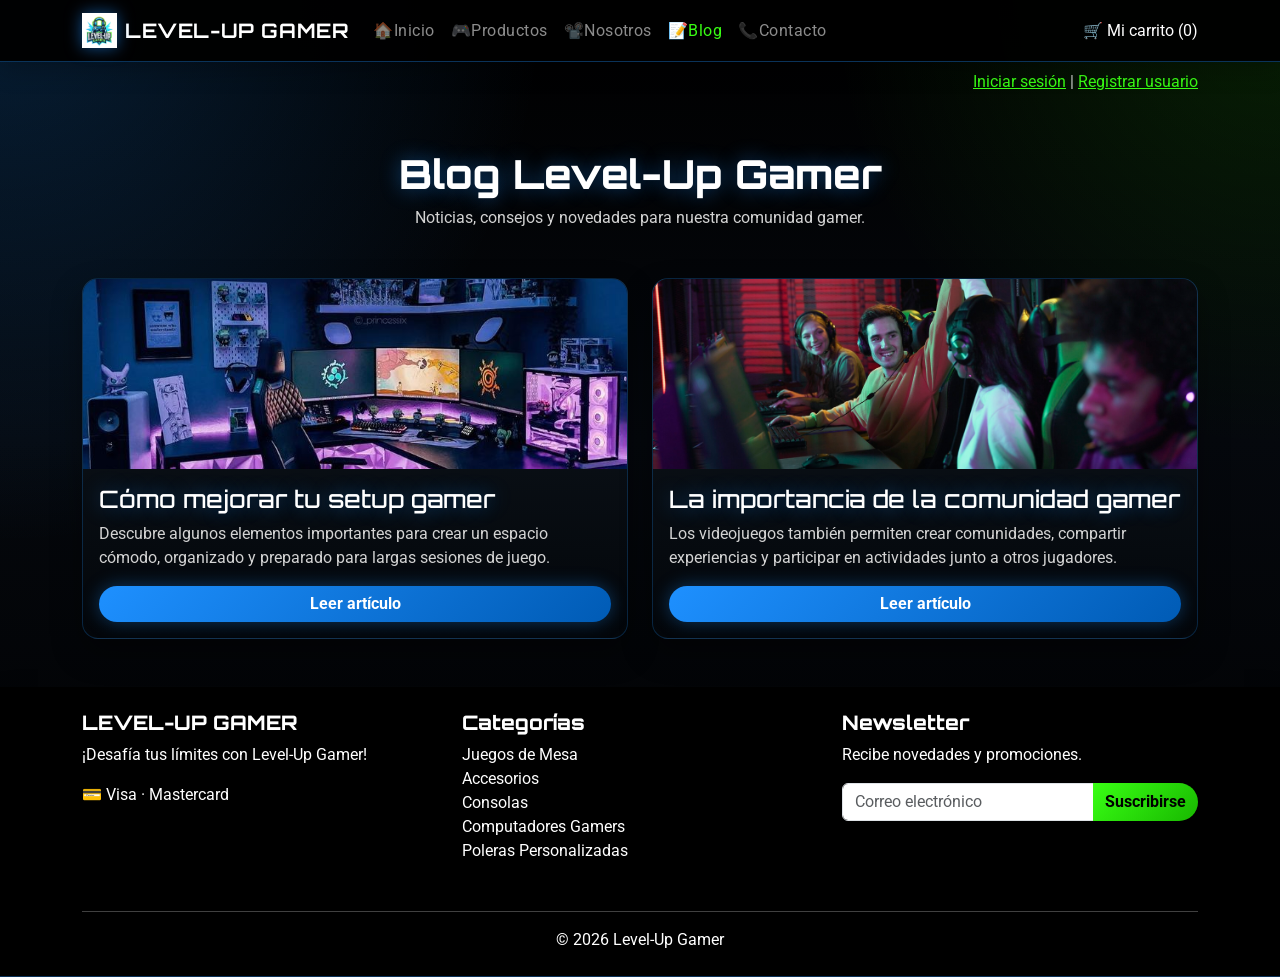
<file: blog.html>
<!DOCTYPE html>
<html lang="es">

<head>
    <meta charset="UTF-8">

    <meta name="viewport"
          content="width=device-width, initial-scale=1.0">

    <title>Blog | Level-Up Gamer</title>

    <link rel="icon"
          type="image/png"
          href="img/LOGO-LEVEL-UP-GAMER.png">

    <!-- Google Fonts -->
    <link rel="preconnect" href="https://fonts.googleapis.com">
    <link rel="preconnect" href="https://fonts.gstatic.com" crossorigin>

    <link href="https://fonts.googleapis.com/css2?family=Orbitron:wght@400;600;700;800&family=Roboto:wght@400;500;700;900&display=swap"
          rel="stylesheet">

    <!-- Bootstrap -->
    <link href="https://cdn.jsdelivr.net/npm/bootstrap@5.3.3/dist/css/bootstrap.min.css"
          rel="stylesheet">

    <!-- CSS propio -->
    <link rel="stylesheet"
          href="css/style.css">

</head>


<body>


    <!-- ========================================= -->
    <!-- HEADER -->
    <!-- ========================================= -->

    <header>

        <nav class="navbar navbar-expand-lg bg-dark navbar-dark">

            <div class="container">

                <!-- Logo -->
                <a class="navbar-brand fw-bold d-flex align-items-center"
                   href="index.html">

                    <img src="img/LOGO-LEVEL-UP-GAMER.png"
                         alt="Logo Level-Up Gamer"
                         width="35"
                         height="35"
                         class="me-2">

                    LEVEL-UP GAMER

                </a>


                <!-- Botón menú móvil -->
                <button class="navbar-toggler"
                        type="button"
                        data-bs-toggle="collapse"
                        data-bs-target="#menuPrincipal">

                    <span class="navbar-toggler-icon"></span>

                </button>


                <!-- Menú -->
                <div class="collapse navbar-collapse"
                     id="menuPrincipal">

                    <ul class="navbar-nav me-auto mb-2 mb-lg-0">

                        <li class="nav-item">
                            <a class="nav-link"
                               href="index.html">
                                🏠Inicio
                            </a>
                        </li>

                        <li class="nav-item">
                            <a class="nav-link"
                               href="productos.html">
                                🎮Productos
                            </a>
                        </li>

                        <li class="nav-item">
                            <a class="nav-link"
                               href="nosotros.html">
                                📽️Nosotros
                            </a>
                        </li>

                        <li class="nav-item">
                            <a class="nav-link active"
                               href="blog.html">
                                📝Blog
                            </a>
                        </li>

                        <li class="nav-item">
                            <a class="nav-link"
                               href="contacto.html">
                                📞Contacto
                            </a>
                        </li>

                    </ul>



                    <!-- Carrito -->
                    <a href="carrito.html"
                       class="text-white text-decoration-none">

                        🛒 Mi carrito (<span id="cart-count">0</span>)

                    </a>

                </div>

            </div>

        </nav>


        <!-- Login / Registro -->

        <div class="container py-2">

            <div class="text-end">

                <a href="login.html">
                    Iniciar sesión
                </a>

                <span>|</span>

                <a href="registro.html">
                    Registrar usuario
                </a>

            </div>

        </div>

    </header>



    <!-- ========================================= -->
    <!-- CONTENIDO PRINCIPAL -->
    <!-- ========================================= -->

    <main>

    <!-- ========================================= -->
    <!-- BLOG -->
    <!-- ========================================= -->

    <section class="container my-5">

        <div class="text-center mb-5">

            <h1>
                Blog Level-Up Gamer
            </h1>

            <p class="text-muted">
                Noticias, consejos y novedades para nuestra comunidad gamer.
            </p>

        </div>


        <div class="row g-4">


            <!-- ARTÍCULO 1 -->

            <div class="col-md-6">

                <article class="card h-100">

                    <img src="img/img-blog/BLOG-SETUP-GAMER.jpg"
                         class="card-img-top"
                         alt="Setup gamer">

                    <div class="card-body d-flex flex-column">

                        <h2 class="h4 card-title">
                            Cómo mejorar tu setup gamer
                        </h2>

                        <p class="card-text text-muted">
                            Descubre algunos elementos importantes para crear
                            un espacio cómodo, organizado y preparado para
                            largas sesiones de juego.
                        </p>

                        <a href="blog-detalle-1.html"
                           class="btn btn-dark mt-auto">

                            Leer artículo

                        </a>

                    </div>

                </article>

            </div>



            <!-- ARTÍCULO 2 -->

            <div class="col-md-6">

                <article class="card h-100">

                    <img src="img/img-blog/BLOG-Comunidad-gamer.jpg"
                         class="card-img-top"
                         alt="Comunidad gamer">

                    <div class="card-body d-flex flex-column">

                        <h2 class="h4 card-title">
                            La importancia de la comunidad gamer
                        </h2>

                        <p class="card-text text-muted">
                            Los videojuegos también permiten crear comunidades,
                            compartir experiencias y participar en actividades
                            junto a otros jugadores.
                        </p>

                        <a href="blog-detalle-2.html"
                           class="btn btn-dark mt-auto">

                            Leer artículo

                        </a>

                    </div>

                </article>

            </div>


        </div>

    </section>

</main>


    <!-- ========================================= -->
    <!-- FOOTER -->
    <!-- ========================================= -->

    <footer class="bg-dark text-white mt-5">

        <div class="container py-4">

            <div class="row">


                <!-- Tienda -->

                <div class="col-md-4 mb-3">

                    <h5>
                        LEVEL-UP GAMER
                    </h5>

                    <p>
                        ¡Desafía tus límites con Level-Up Gamer!
                    </p>

                    <p>
                        💳 Visa · Mastercard
                    </p>

                </div>


                <!-- Categorías -->

                <div class="col-md-4 mb-3">

                    <h5>
                        Categorías
                    </h5>

                    <ul class="list-unstyled">

                        <li>
                            <a href="productos.html?categoria=Juegos%20de%20Mesa"
                               class="text-white">
                                Juegos de Mesa
                            </a>
                        </li>

                        <li>
                            <a href="productos.html?categoria=accesorios"
                               class="text-white">
                                Accesorios
                            </a>
                        </li>

                        <li>
                            <a href="productos.html?categoria=consolas"
                               class="text-white">
                                Consolas
                            </a>
                        </li>

                        <li>
                            <a href="productos.html?categoria=Computadores%20Gamers"
                               class="text-white">
                                Computadores Gamers
                            </a>
                        </li>

                        <li>
                            <a href="productos.html?categoria=Poleras%20Personalizadas"
                               class="text-white">
                                Poleras Personalizadas
                            </a>
                        </li>

                    </ul>

                </div>


                <!-- Newsletter -->

                <div class="col-md-4">

                    <h5>
                        Newsletter
                    </h5>

                    <p>
                        Recibe novedades y promociones.
                    </p>

                    <div class="input-group">

                        <input type="email"
                               class="form-control"
                               placeholder="Correo electrónico">

                        <button class="btn btn-success"
                                type="button">

                            Suscribirse

                        </button>

                    </div>

                </div>

            </div>


            <hr>


            <p class="text-center mb-0">
                © 2026 Level-Up Gamer
            </p>

        </div>

    </footer>



    <!-- Bootstrap JavaScript -->
    <script src="https://cdn.jsdelivr.net/npm/bootstrap@5.3.3/dist/js/bootstrap.bundle.min.js">
    </script>


    <!-- JavaScript propio -->
    <script src="js/script.js"></script>


</body>

</html>
</file>
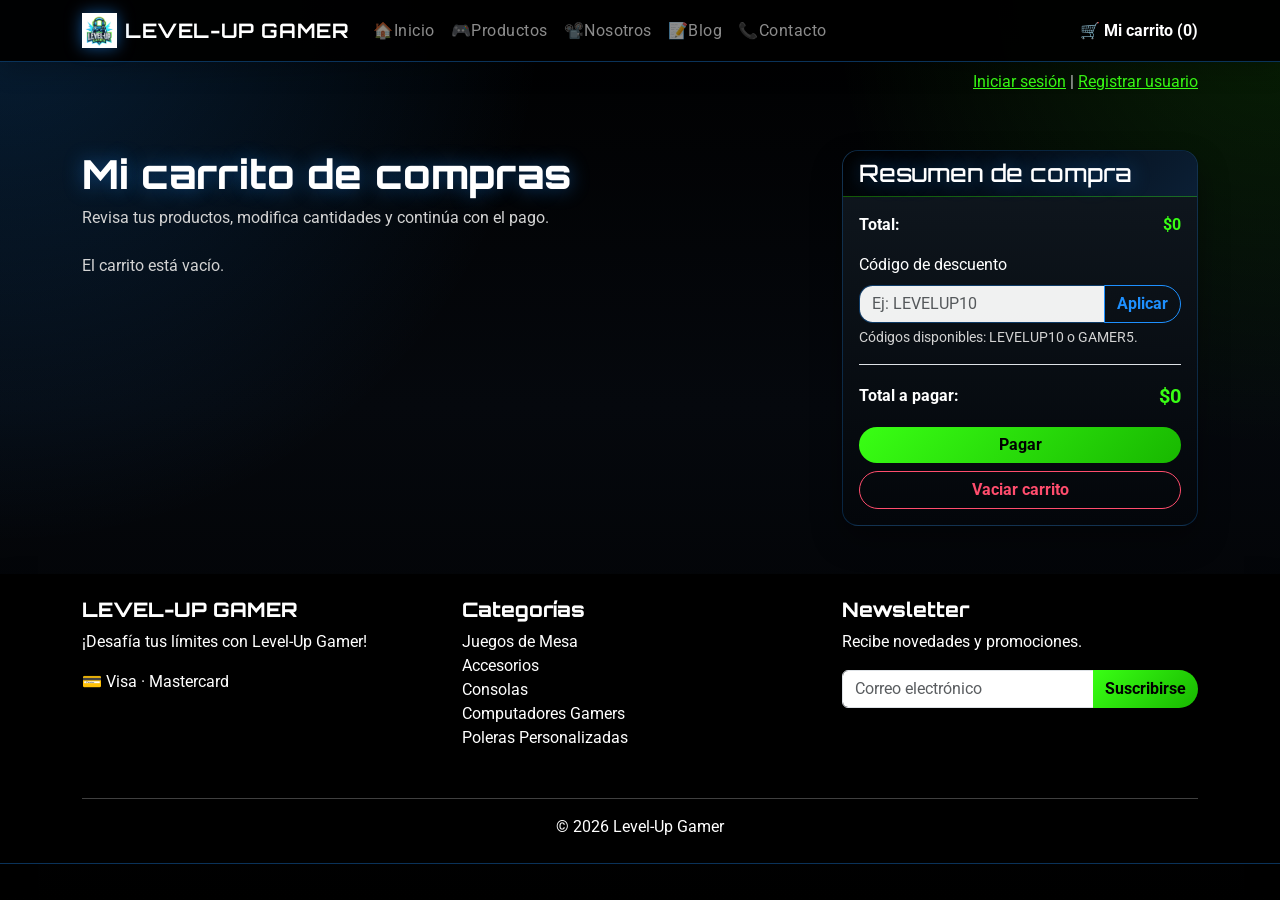
<file: carrito.html>
<!DOCTYPE html>
<html lang="es">

<head>
    <meta charset="UTF-8">

    <meta name="viewport"
          content="width=device-width, initial-scale=1.0">

    <title>Mi carrito - Level-Up Gamer</title>
    <link rel="icon"
          type="image/png"
          href="img/LOGO-LEVEL-UP-GAMER.png">
    <!-- Google Fonts -->
    <link rel="preconnect" href="https://fonts.googleapis.com">
    <link rel="preconnect" href="https://fonts.gstatic.com" crossorigin>
    <link href="https://fonts.googleapis.com/css2?family=Orbitron:wght@400;600;700;800&family=Roboto:wght@400;500;700;900&display=swap" rel="stylesheet">

    <!-- Bootstrap -->
    <link href="https://cdn.jsdelivr.net/npm/bootstrap@5.3.3/dist/css/bootstrap.min.css"
          rel="stylesheet">

    <!-- CSS propio -->
    <link rel="stylesheet"
          href="css/style.css">
</head>


<body>


    <!-- ========================================= -->
    <!-- HEADER -->
    <!-- ========================================= -->

    <header>

        <nav class="navbar navbar-expand-lg bg-dark navbar-dark">

            <div class="container">

                <!-- Nombre / logo -->
                <a class="navbar-brand fw-bold d-flex align-items-center" href="index.html">
                    <img src="img/LOGO-LEVEL-UP-GAMER.png"
                         alt="Logo Level-Up Gamer"
                         width="35"
                         height="35"
                         class="me-2">

                    LEVEL-UP GAMER
                </a>


                <!-- Botón menú móvil -->
                <button class="navbar-toggler"
                        type="button"
                        data-bs-toggle="collapse"
                        data-bs-target="#menuPrincipal">

                    <span class="navbar-toggler-icon"></span>

                </button>


                <!-- Menú -->
                <div class="collapse navbar-collapse"
                     id="menuPrincipal">

                    <ul class="navbar-nav me-auto mb-2 mb-lg-0">

                        <li class="nav-item">
                            <a class="nav-link"
                               href="index.html">
                                🏠Inicio
                            </a>
                        </li>

                        <li class="nav-item">
                            <a class="nav-link"
                               href="productos.html">
                                🎮Productos
                            </a>
                        </li>

                        <li class="nav-item">
                            <a class="nav-link"
                               href="nosotros.html">
                                📽️Nosotros
                            </a>
                        </li>

                        <li class="nav-item">
                            <a class="nav-link"
                               href="blog.html">
                                📝Blog
                            </a>
                        </li>

                        <li class="nav-item">
                            <a class="nav-link"
                               href="contacto.html">
                                📞Contacto
                            </a>
                        </li>

                    </ul>


                    <!-- Carrito -->
                    <a href="carrito.html"
                       class="text-white text-decoration-none fw-bold">

                        🛒 Mi carrito (<span id="cart-count">0</span>)

                    </a>

                </div>

            </div>

        </nav>


        <!-- Acceso usuario -->

        <div class="container py-2">

            <div class="text-end">

                <a href="login.html">
                    Iniciar sesión
                </a>

                <span>|</span>

                <a href="registro.html">
                    Registrar usuario
                </a>

            </div>

        </div>

    </header>



    <!-- ========================================= -->
    <!-- CONTENIDO PRINCIPAL -->
    <!-- ========================================= -->

    <main>

        <section class="container my-5">

            <div class="row g-4">

                <!-- Listado del carrito -->
                <div class="col-lg-8">

                    <div class="mb-4">

                        <h1>
                            Mi carrito de compras
                        </h1>

                        <p class="text-muted mb-0">
                            Revisa tus productos, modifica cantidades y continúa con el pago.
                        </p>

                    </div>


                    <div id="cart-list"
                         data-cart-view="page">

                        <!-- Los productos del carrito se cargarán aquí desde js/script.js -->

                    </div>

                </div>


                <!-- Resumen de compra -->
                <aside class="col-lg-4">

                    <div class="card position-sticky top-0">

                        <div class="card-header bg-dark text-white">

                            <h2 class="h4 mb-0">
                                Resumen de compra
                            </h2>

                        </div>

                        <div class="card-body">

                            <div class="d-flex justify-content-between align-items-center mb-3">

                                <span class="fw-bold">
                                    Total:
                                </span>

                                <span id="cart-total"
                                      class="fw-bold">
                                    $0
                                </span>

                            </div>

                            <div class="mb-3">

                                <label for="codigo-descuento"
                                       class="form-label">
                                    Código de descuento
                                </label>

                                <div class="input-group">

                                    <input type="text"
                                           id="codigo-descuento"
                                           class="form-control"
                                           placeholder="Ej: LEVELUP10">

                                    <button type="button"
                                            id="aplicar-descuento"
                                            class="btn btn-outline-dark"
                                            onclick="aplicarDescuento()">

                                        Aplicar

                                    </button>

                                </div>

                                <div id="mensaje-descuento"
                                     class="form-text">
                                    Códigos disponibles: LEVELUP10 o GAMER5.
                                </div>

                            </div>

                            <div class="d-flex justify-content-between align-items-center border-top pt-3 mb-3">

                                <span class="fw-bold">
                                    Total a pagar:
                                </span>

                                <span id="cart-total-final"
                                      class="fw-bold fs-5">
                                    $0
                                </span>

                            </div>

                            <div class="d-grid gap-2">

                                <button type="button"
                                        class="btn btn-success"
                                        onclick="pagarCarrito()">

                                    Pagar

                                </button>

                                <button type="button"
                                        class="btn btn-outline-danger"
                                        onclick="vaciarCarrito()">

                                    Vaciar carrito

                                </button>

                            </div>

                        </div>

                    </div>

                </aside>

            </div>

        </section>

    </main>



    <!-- ========================================= -->
    <!-- FOOTER -->
    <!-- ========================================= -->

    <footer class="bg-dark text-white mt-5">

        <div class="container py-4">

            <div class="row">


                <!-- Tienda -->

                <div class="col-md-4 mb-3">

                    <h5>
                        LEVEL-UP GAMER
                    </h5>

                    <p>
                        ¡Desafía tus límites con Level-Up Gamer!
                    </p>

                    <p>
                        💳 Visa · Mastercard
                    </p>

                </div>


                <!-- Categorías -->

                <div class="col-md-4 mb-3">

                    <h5>
                        Categorías
                    </h5>

                    <ul class="list-unstyled">

                        <li>
                            <a href="productos.html?categoria=Juegos%20de%20Mesa"
                               class="text-white">
                                Juegos de Mesa
                            </a>
                        </li>

                        <li>
                            <a href="productos.html?categoria=accesorios"
                               class="text-white">
                                Accesorios
                            </a>
                        </li>

                        <li>
                            <a href="productos.html?categoria=consolas"
                               class="text-white">
                                Consolas
                            </a>
                        </li>

                        <li>
                            <a href="productos.html?categoria=Computadores%20Gamers"
                               class="text-white">
                                Computadores Gamers
                            </a>
                        </li>

                        <li>
                            <a href="productos.html?categoria=Poleras%20Personalizadas"
                               class="text-white">
                                Poleras Personalizadas
                            </a>
                        </li>

                    </ul>

                </div>

                <!-- Newsletter -->

                <div class="col-md-4">

                    <h5>
                        Newsletter
                    </h5>

                    <p>
                        Recibe novedades y promociones.
                    </p>

                    <div class="input-group">

                        <input type="email"
                               class="form-control"
                               placeholder="Correo electrónico">

                        <button class="btn btn-success"
                                type="button">

                            Suscribirse

                        </button>

                    </div>

                </div>

            </div>

            <hr>

            <p class="text-center mb-0">

                © 2026 Level-Up Gamer

            </p>

        </div>

    </footer>



    <!-- Bootstrap JavaScript -->

    <script src="https://cdn.jsdelivr.net/npm/bootstrap@5.3.3/dist/js/bootstrap.bundle.min.js">
    </script>


    <!-- JavaScript propio -->
    <script src="js/script.js"></script>


</body>

</html>
</file>
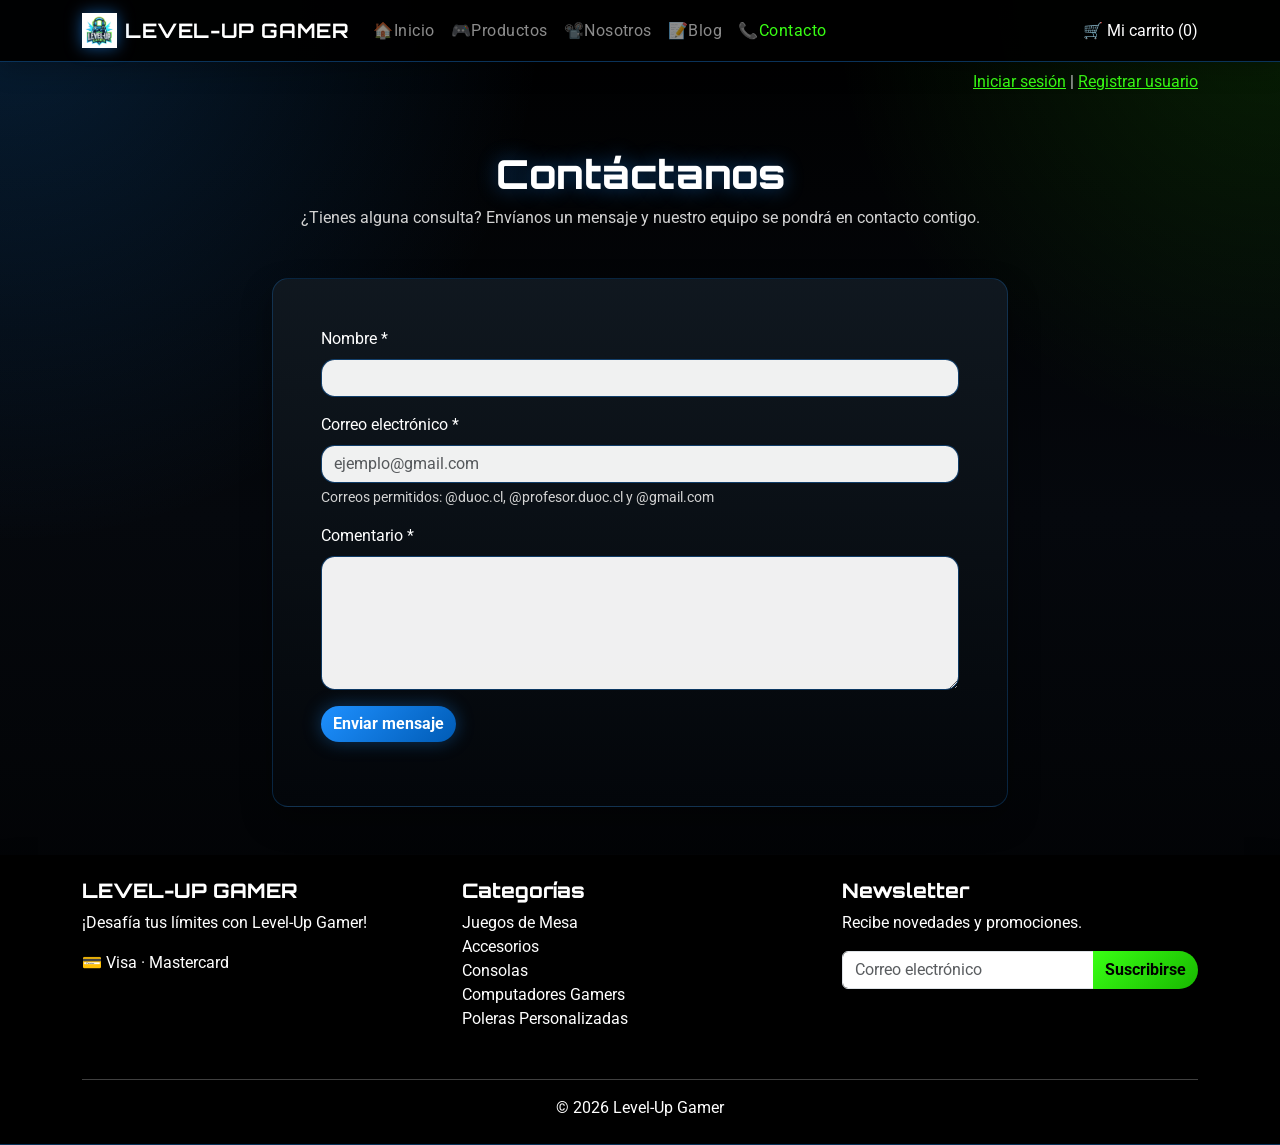
<file: contacto.html>
<!DOCTYPE html>
<html lang="es">

<head>
    <meta charset="UTF-8">

    <meta name="viewport"
          content="width=device-width, initial-scale=1.0">

    <title>Contacto | Level-Up Gamer</title>

    <link rel="icon"
          type="image/png"
          href="img/LOGO-LEVEL-UP-GAMER.png">

    <!-- Google Fonts -->
    <link rel="preconnect" href="https://fonts.googleapis.com">
    <link rel="preconnect" href="https://fonts.gstatic.com" crossorigin>

    <link href="https://fonts.googleapis.com/css2?family=Orbitron:wght@400;600;700;800&family=Roboto:wght@400;500;700;900&display=swap"
          rel="stylesheet">

    <!-- Bootstrap -->
    <link href="https://cdn.jsdelivr.net/npm/bootstrap@5.3.3/dist/css/bootstrap.min.css"
          rel="stylesheet">

    <!-- CSS propio -->
    <link rel="stylesheet"
          href="css/style.css">

</head>


<body>


    <!-- ========================================= -->
    <!-- HEADER -->
    <!-- ========================================= -->

    <header>

        <nav class="navbar navbar-expand-lg bg-dark navbar-dark">

            <div class="container">

                <!-- Logo -->
                <a class="navbar-brand fw-bold d-flex align-items-center"
                   href="index.html">

                    <img src="img/LOGO-LEVEL-UP-GAMER.png"
                         alt="Logo Level-Up Gamer"
                         width="35"
                         height="35"
                         class="me-2">

                    LEVEL-UP GAMER

                </a>


                <!-- Botón menú móvil -->
                <button class="navbar-toggler"
                        type="button"
                        data-bs-toggle="collapse"
                        data-bs-target="#menuPrincipal">

                    <span class="navbar-toggler-icon"></span>

                </button>


                <!-- Menú -->
                <div class="collapse navbar-collapse"
                     id="menuPrincipal">

                    <ul class="navbar-nav me-auto mb-2 mb-lg-0">

                        <li class="nav-item">
                            <a class="nav-link"
                               href="index.html">
                                🏠Inicio
                            </a>
                        </li>

                        <li class="nav-item">
                            <a class="nav-link"
                               href="productos.html">
                                🎮Productos
                            </a>
                        </li>

                        <li class="nav-item">
                            <a class="nav-link"
                               href="nosotros.html">
                                📽️Nosotros
                            </a>
                        </li>

                        <li class="nav-item">
                            <a class="nav-link"
                               href="blog.html">
                                📝Blog
                            </a>
                        </li>

                        <li class="nav-item">
                            <a class="nav-link active"
                               href="contacto.html">
                                📞Contacto
                            </a>
                        </li>

                    </ul>


                    <!-- Carrito -->
                    <a href="carrito.html"
                       class="text-white text-decoration-none">

                        🛒 Mi carrito (<span id="cart-count">0</span>)

                    </a>

                </div>

            </div>

        </nav>


        <!-- Login / Registro -->

        <div class="container py-2">

            <div class="text-end">

                <a href="login.html">
                    Iniciar sesión
                </a>

                <span>|</span>

                <a href="registro.html">
                    Registrar usuario
                </a>

            </div>

        </div>

    </header>



    <!-- ========================================= -->
    <!-- CONTENIDO PRINCIPAL -->
    <!-- ========================================= -->

    <main>

    <section class="container my-5">

        <div class="row justify-content-center">

            <div class="col-lg-8">

                <div class="text-center mb-5">

                    <h1>Contáctanos</h1>

                    <p class="text-muted">
                        ¿Tienes alguna consulta? Envíanos un mensaje
                        y nuestro equipo se pondrá en contacto contigo.
                    </p>

                </div>


                <div class="card">

                    <div class="card-body p-4 p-md-5">

                        <form id="form-contacto" novalidate>


                            <!-- Nombre -->

                            <div class="mb-3">

                                <label for="nombre-contacto"
                                       class="form-label">
                                    Nombre *
                                </label>

                                <input type="text"
                                       class="form-control"
                                       id="nombre-contacto"
                                       maxlength="100">

                            </div>


                            <!-- Correo -->

                            <div class="mb-3">

                                <label for="correo-contacto"
                                       class="form-label">
                                    Correo electrónico *
                                </label>

                                <input type="email"
                                       class="form-control"
                                       id="correo-contacto"
                                       maxlength="100"
                                       placeholder="ejemplo@gmail.com">

                                <div class="form-text">
                                    Correos permitidos:
                                    @duoc.cl,
                                    @profesor.duoc.cl y
                                    @gmail.com
                                </div>

                            </div>


                            <!-- Comentario -->

                            <div class="mb-3">

                                <label for="comentario-contacto"
                                       class="form-label">
                                    Comentario *
                                </label>

                                <textarea class="form-control"
                                          id="comentario-contacto"
                                          rows="5"
                                          maxlength="500"></textarea>

                            </div>


                            <!-- Botón -->

                            <button type="submit"
                                    class="btn btn-dark">

                                Enviar mensaje

                            </button>


                            <!-- Mensajes -->

                            <div id="mensaje-contacto"
                                 class="mt-3">
                            </div>


                        </form>

                    </div>

                </div>

            </div>

        </div>

    </section>

</main>


    <!-- ========================================= -->
    <!-- FOOTER -->
    <!-- ========================================= -->

    <footer class="bg-dark text-white mt-5">

        <div class="container py-4">

            <div class="row">


                <!-- Tienda -->

                <div class="col-md-4 mb-3">

                    <h5>
                        LEVEL-UP GAMER
                    </h5>

                    <p>
                        ¡Desafía tus límites con Level-Up Gamer!
                    </p>

                    <p>
                        💳 Visa · Mastercard
                    </p>

                </div>


                <!-- Categorías -->

                <div class="col-md-4 mb-3">

                    <h5>
                        Categorías
                    </h5>

                    <ul class="list-unstyled">

                        <li>
                            <a href="productos.html?categoria=Juegos%20de%20Mesa"
                               class="text-white">
                                Juegos de Mesa
                            </a>
                        </li>

                        <li>
                            <a href="productos.html?categoria=accesorios"
                               class="text-white">
                                Accesorios
                            </a>
                        </li>

                        <li>
                            <a href="productos.html?categoria=consolas"
                               class="text-white">
                                Consolas
                            </a>
                        </li>

                        <li>
                            <a href="productos.html?categoria=Computadores%20Gamers"
                               class="text-white">
                                Computadores Gamers
                            </a>
                        </li>

                        <li>
                            <a href="productos.html?categoria=Poleras%20Personalizadas"
                               class="text-white">
                                Poleras Personalizadas
                            </a>
                        </li>

                    </ul>

                </div>


                <!-- Newsletter -->

                <div class="col-md-4">

                    <h5>
                        Newsletter
                    </h5>

                    <p>
                        Recibe novedades y promociones.
                    </p>

                    <div class="input-group">

                        <input type="email"
                               class="form-control"
                               placeholder="Correo electrónico">

                        <button class="btn btn-success"
                                type="button">

                            Suscribirse

                        </button>

                    </div>

                </div>

            </div>


            <hr>


            <p class="text-center mb-0">
                © 2026 Level-Up Gamer
            </p>

        </div>

    </footer>



    <!-- Bootstrap JavaScript -->
    <script src="https://cdn.jsdelivr.net/npm/bootstrap@5.3.3/dist/js/bootstrap.bundle.min.js">
    </script>


    <!-- JavaScript propio -->
    <script src="js/script.js"></script>


</body>

</html>
</file>
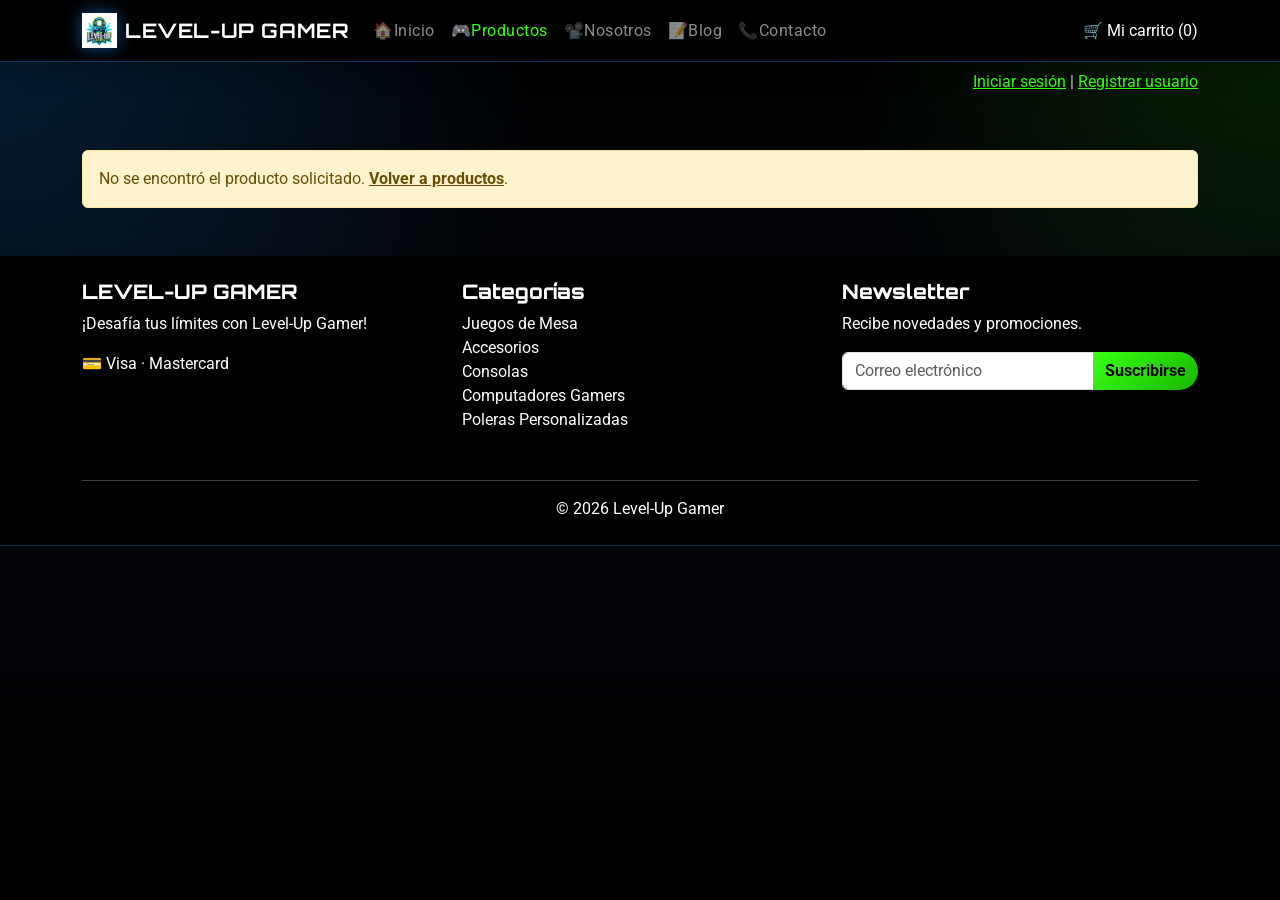
<file: detalle-producto.html>
<!DOCTYPE html>
<html lang="es">

<head>
    <meta charset="UTF-8">

    <meta name="viewport"
          content="width=device-width, initial-scale=1.0">

    <title>Detalle de producto - Level-Up Gamer</title>
    <link rel="icon"
          type="image/png"
          href="img/LOGO-LEVEL-UP-GAMER.png">
    <!-- Google Fonts -->
    <link rel="preconnect" href="https://fonts.googleapis.com">
    <link rel="preconnect" href="https://fonts.gstatic.com" crossorigin>
    <link href="https://fonts.googleapis.com/css2?family=Orbitron:wght@400;600;700;800&family=Roboto:wght@400;500;700;900&display=swap" rel="stylesheet">

    <!-- Bootstrap -->
    <link href="https://cdn.jsdelivr.net/npm/bootstrap@5.3.3/dist/css/bootstrap.min.css"
          rel="stylesheet">

    <!-- CSS propio -->
    <link rel="stylesheet"
          href="css/style.css">
</head>


<body>

    <header>

        <nav class="navbar navbar-expand-lg bg-dark navbar-dark">

            <div class="container">

                <!-- Nombre / logo -->
                <a class="navbar-brand fw-bold d-flex align-items-center" href="index.html">
                    <img src="img/LOGO-LEVEL-UP-GAMER.png"
                        alt="Logo Level-Up Gamer"
                        width="35"
                        height="35"
                        class="me-2">

                    LEVEL-UP GAMER
                </a>


                <!-- Botón menú móvil -->
                <button class="navbar-toggler"
                        type="button"
                        data-bs-toggle="collapse"
                        data-bs-target="#menuPrincipal">

                    <span class="navbar-toggler-icon"></span>

                </button>


                <!-- Menú -->
                <div class="collapse navbar-collapse"
                     id="menuPrincipal">

                    <ul class="navbar-nav me-auto mb-2 mb-lg-0">

                        <li class="nav-item">
                            <a class="nav-link"
                               href="index.html">
                                🏠Inicio
                            </a>
                        </li>

                        <li class="nav-item">
                            <a class="nav-link active"
                               href="productos.html">
                                🎮Productos
                            </a>
                        </li>

                        <li class="nav-item">
                            <a class="nav-link"
                               href="nosotros.html">
                                📽️Nosotros
                            </a>
                        </li>

                        <li class="nav-item">
                            <a class="nav-link"
                               href="blog.html">
                                📝Blog
                            </a>
                        </li>

                        <li class="nav-item">
                            <a class="nav-link"
                               href="contacto.html">
                                📞Contacto
                            </a>
                        </li>

                    </ul>


                    <!-- Carrito -->
                    <a href="carrito.html"
                       class="text-white text-decoration-none">

                        🛒 Mi carrito (<span id="cart-count">0</span>)

                    </a>

                </div>

            </div>

        </nav>


        <!-- Login / Registro -->

        <div class="container py-2">

            <div class="text-end">

                <a href="login.html">
                    Iniciar sesión
                </a>

                <span>|</span>

                <a href="registro.html">
                    Registrar usuario
                </a>

            </div>

        </div>

    </header>

    <main>

        <section class="container my-5">
            <div id="detalle-producto">
                <!-- El detalle del producto se cargará aquí desde js/script.js -->
            </div>
        </section>

        <section class="container my-5" id="productos-similares">
            <!-- Los productos similares se cargarán aquí desde js/script.js -->
        </section>

    </main>

    <footer class="bg-dark text-white mt-5">

        <div class="container py-4">

            <div class="row">


                <!-- Tienda -->

                <div class="col-md-4 mb-3">

                    <h5>
                        LEVEL-UP GAMER
                    </h5>

                    <p>
                        ¡Desafía tus límites con Level-Up Gamer!
                    </p>

                    <p>
                        💳 Visa · Mastercard
                    </p>

                </div>


                <!-- Categorías -->

                <div class="col-md-4 mb-3">

                    <h5>
                        Categorías
                    </h5>

                    <ul class="list-unstyled">

                        <li>
                            <a href="productos.html?categoria=Juegos%20de%20Mesa"
                               class="text-white">
                                Juegos de Mesa
                            </a>
                        </li>

                        <li>
                            <a href="productos.html?categoria=accesorios"
                               class="text-white">
                                Accesorios
                            </a>
                        </li>

                        <li>
                            <a href="productos.html?categoria=consolas"
                               class="text-white">
                                Consolas
                            </a>
                        </li>

                        <li>
                            <a href="productos.html?categoria=Computadores%20Gamers"
                               class="text-white">
                                Computadores Gamers
                            </a>
                        </li>

                        <li>
                            <a href="productos.html?categoria=Poleras%20Personalizadas"
                               class="text-white">
                                Poleras Personalizadas
                            </a>
                        </li>

                    </ul>

                </div>

                <!-- Newsletter -->

                <div class="col-md-4">

                    <h5>
                        Newsletter
                    </h5>

                    <p>
                        Recibe novedades y promociones.
                    </p>

                    <div class="input-group">

                        <input type="email"
                               class="form-control"
                               placeholder="Correo electrónico">

                        <button class="btn btn-success"
                                type="button">

                            Suscribirse

                        </button>

                    </div>

                </div>


            </div>


            <hr>


            <p class="text-center mb-0">

                © 2026 Level-Up Gamer

            </p>

        </div>

    </footer>

    <!-- Bootstrap JavaScript -->

    <script src="https://cdn.jsdelivr.net/npm/bootstrap@5.3.3/dist/js/bootstrap.bundle.min.js">
    </script>


    <!-- JavaScript propio -->
    <script src="js/script.js"></script>


</body>

</html>
</file>
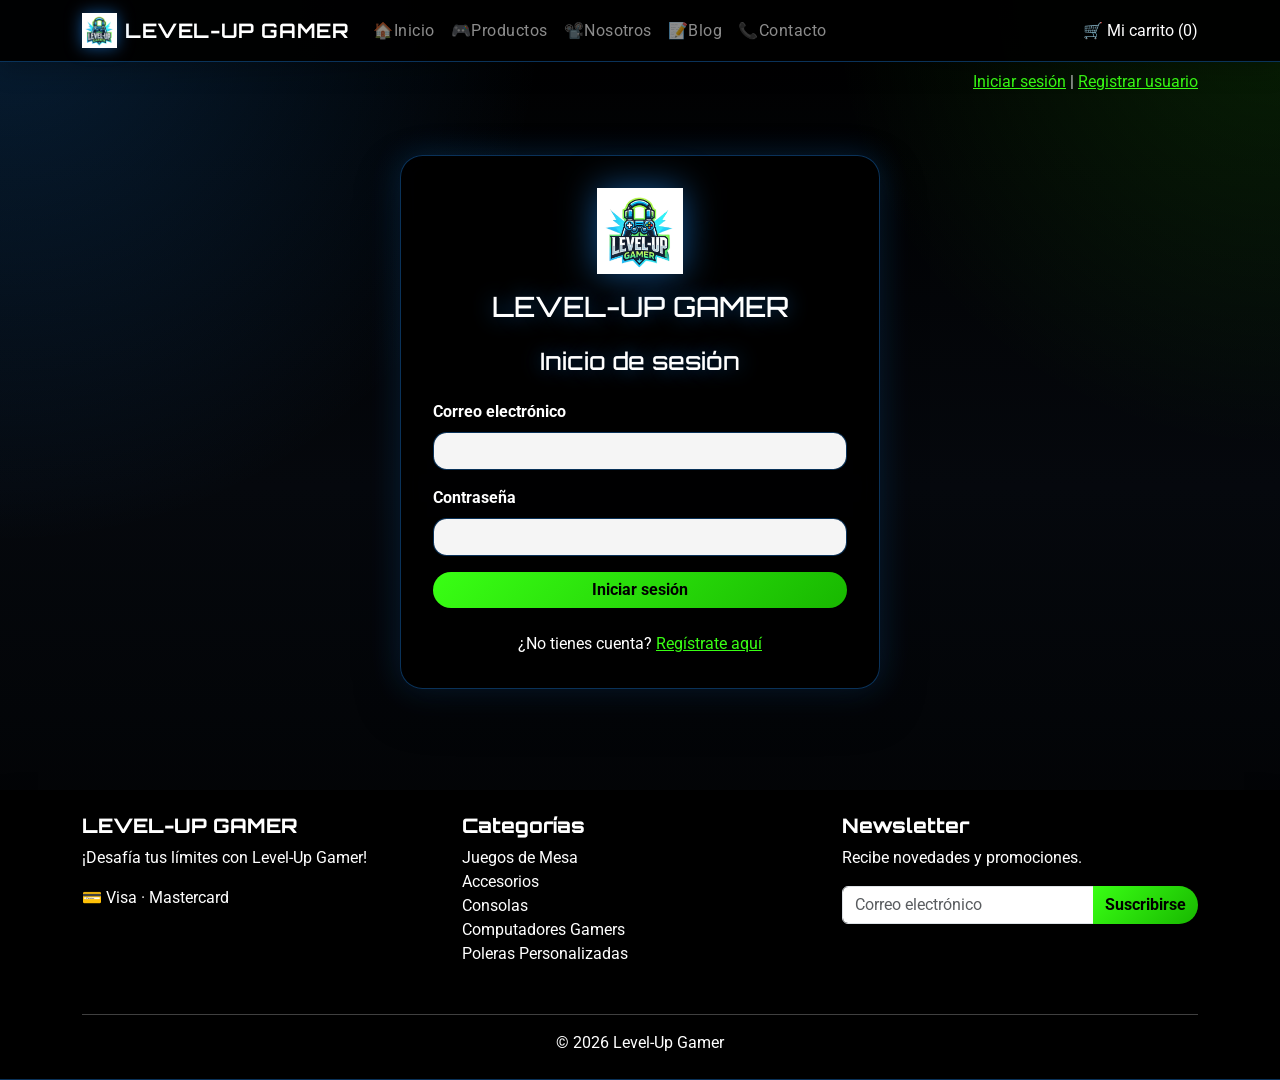
<file: login.html>
<!DOCTYPE html>
<html lang="es">

<head>
    <meta charset="UTF-8">
    <meta name="viewport" content="width=device-width, initial-scale=1.0">

    <title>Iniciar sesión - Level-Up Gamer</title>
    <link rel="icon" type="image/png" href="img/LOGO-LEVEL-UP-GAMER.png">


    <!-- Google Fonts -->
    <link rel="preconnect" href="https://fonts.googleapis.com">
    <link rel="preconnect" href="https://fonts.gstatic.com" crossorigin>
    <link href="https://fonts.googleapis.com/css2?family=Orbitron:wght@400;600;700;800&family=Roboto:wght@400;500;700;900&display=swap" rel="stylesheet">

    <link href="https://cdn.jsdelivr.net/npm/bootstrap@5.3.3/dist/css/bootstrap.min.css" rel="stylesheet">
    <link rel="stylesheet" href="css/style.css">
</head>

<body>

    <header>

        <nav class="navbar navbar-expand-lg bg-dark navbar-dark">

            <div class="container">

                <a class="navbar-brand fw-bold d-flex align-items-center" href="index.html">
                    <img src="img/LOGO-LEVEL-UP-GAMER.png"
                         alt="Logo Level-Up Gamer"
                         width="35"
                         height="35"
                         class="me-2">
                    LEVEL-UP GAMER
                </a>

                <button class="navbar-toggler" type="button" data-bs-toggle="collapse" data-bs-target="#menuPrincipal">
                    <span class="navbar-toggler-icon"></span>
                </button>

                <div class="collapse navbar-collapse"
                     id="menuPrincipal">

                    <ul class="navbar-nav me-auto mb-2 mb-lg-0">

                        <li class="nav-item">
                            <a class="nav-link"
                               href="index.html">
                                🏠Inicio
                            </a>
                        </li>

                        <li class="nav-item">
                            <a class="nav-link"
                               href="productos.html">
                                🎮Productos
                            </a>
                        </li>

                        <li class="nav-item">
                            <a class="nav-link"
                               href="nosotros.html">
                                📽️Nosotros
                            </a>
                        </li>

                        <li class="nav-item">
                            <a class="nav-link"
                               href="blog.html">
                                📝Blog
                            </a>
                        </li>

                        <li class="nav-item">
                            <a class="nav-link"
                               href="contacto.html">
                                📞Contacto
                            </a>
                        </li>

                    </ul>


                    <a href="carrito.html" class="text-white text-decoration-none">
                        🛒 Mi carrito (<span id="cart-count">0</span>)
                    </a>

                </div>

            </div>

        </nav>

        <div class="container py-2">
            <div class="text-end">
                <a href="login.html">Iniciar sesión</a>
                <span>|</span>
                <a href="registro.html">Registrar usuario</a>
            </div>
        </div>

    </header>


    <main class="auth-main">

        <section class="auth-card">

            <div class="text-center mb-4">
                <img src="img/LOGO-LEVEL-UP-GAMER.png"
                     alt="Logo Level-Up Gamer"
                     class="auth-logo mb-3">

                <h1 class="h3 mb-0">
                    LEVEL-UP GAMER
                </h1>
            </div>

            <h2 class="auth-title h4">
                Inicio de sesión
            </h2>

            <form id="formularioLogin" onsubmit="return validarLogin()" novalidate>

                <div class="mb-3">
                    <label for="email" class="form-label">Correo electrónico</label>
                    <input type="email" id="email" class="form-control" maxlength="100">
                </div>

                <div class="mb-3">
                    <label for="password" class="form-label">Contraseña</label>
                    <input type="password" id="password" class="form-control" minlength="4" maxlength="10">
                </div>

                <div class="d-grid">
                    <button type="submit" class="btn btn-success">
                        Iniciar sesión
                    </button>
                </div>

                <div id="mensajes" class="mt-3"></div>

                <p class="text-center mt-4 mb-0">
                    ¿No tienes cuenta?
                    <a href="registro.html">Regístrate aquí</a>
                </p>

            </form>

        </section>

    </main>


    <footer class="bg-dark text-white mt-5">
        <div class="container py-4">
            <div class="row">
                <div class="col-md-4 mb-3">
                    <h5>LEVEL-UP GAMER</h5>
                    <p>¡Desafía tus límites con Level-Up Gamer!</p>
                    <p>💳 Visa · Mastercard</p>
                </div>

                <div class="col-md-4 mb-3">
                    <h5>Categorías</h5>
                    <ul class="list-unstyled">
                        <li><a href="productos.html?categoria=Juegos%20de%20Mesa" class="text-white">Juegos de Mesa</a></li>
                        <li><a href="productos.html?categoria=accesorios" class="text-white">Accesorios</a></li>
                        <li><a href="productos.html?categoria=consolas" class="text-white">Consolas</a></li>
                        <li><a href="productos.html?categoria=Computadores%20Gamers" class="text-white">Computadores Gamers</a></li>
                        <li><a href="productos.html?categoria=Poleras%20Personalizadas" class="text-white">Poleras Personalizadas</a></li>
                    </ul>
                </div>

                <div class="col-md-4">
                    <h5>Newsletter</h5>
                    <p>Recibe novedades y promociones.</p>
                    <div class="input-group">
                        <input type="email" class="form-control" placeholder="Correo electrónico">
                        <button class="btn btn-success" type="button">Suscribirse</button>
                    </div>
                </div>
            </div>

            <hr>
            <p class="text-center mb-0">© 2026 Level-Up Gamer</p>
        </div>
    </footer>


    <script src="https://cdn.jsdelivr.net/npm/bootstrap@5.3.3/dist/js/bootstrap.bundle.min.js"></script>
    <script src="js/script.js"></script>

</body>

</html>
</file>
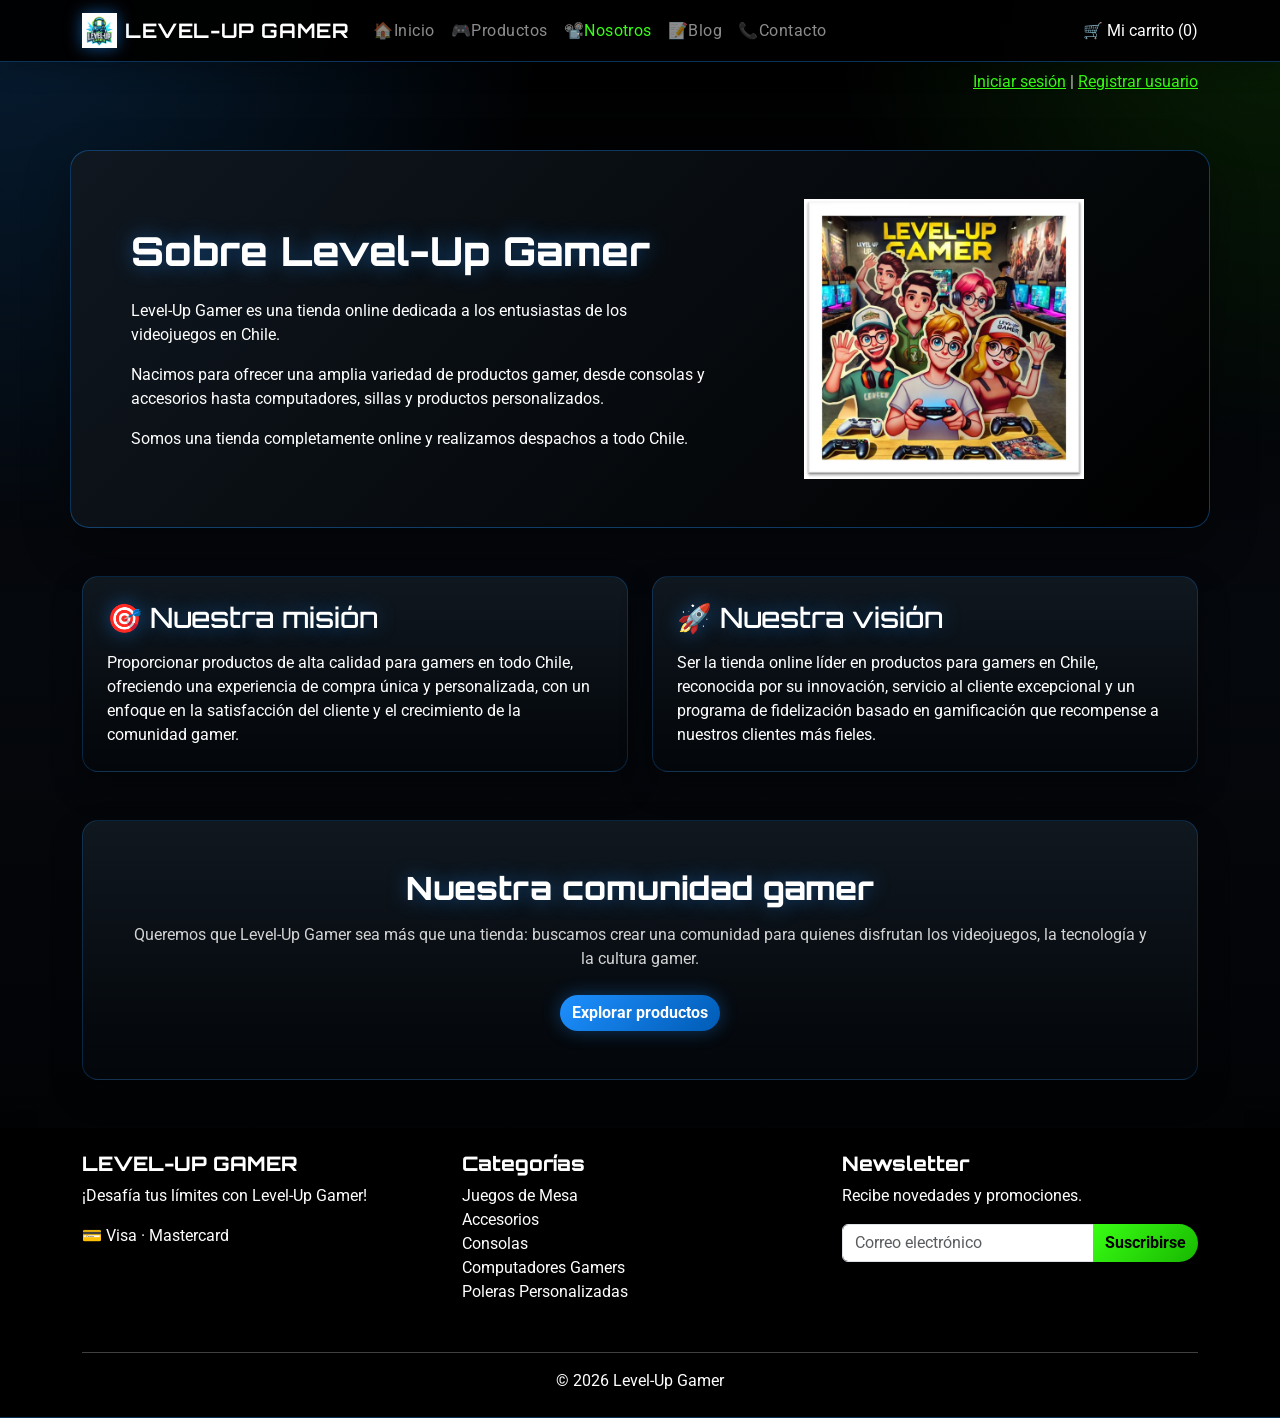
<file: nosotros.html>
<!DOCTYPE html>
<html lang="es">

<head>
    <meta charset="UTF-8">

    <meta name="viewport"
          content="width=device-width, initial-scale=1.0">

    <title>Nosotros | Level-Up Gamer</title>

    <link rel="icon"
          type="image/png"
          href="img/LOGO-LEVEL-UP-GAMER.png">

    <!-- Google Fonts -->
    <link rel="preconnect" href="https://fonts.googleapis.com">
    <link rel="preconnect" href="https://fonts.gstatic.com" crossorigin>

    <link href="https://fonts.googleapis.com/css2?family=Orbitron:wght@400;600;700;800&family=Roboto:wght@400;500;700;900&display=swap"
          rel="stylesheet">

    <!-- Bootstrap -->
    <link href="https://cdn.jsdelivr.net/npm/bootstrap@5.3.3/dist/css/bootstrap.min.css"
          rel="stylesheet">

    <!-- CSS propio -->
    <link rel="stylesheet"
          href="css/style.css">

</head>


<body>


    <!-- ========================================= -->
    <!-- HEADER -->
    <!-- ========================================= -->

    <header>

        <nav class="navbar navbar-expand-lg bg-dark navbar-dark">

            <div class="container">

                <!-- Logo -->
                <a class="navbar-brand fw-bold d-flex align-items-center"
                   href="index.html">

                    <img src="img/LOGO-LEVEL-UP-GAMER.png"
                         alt="Logo Level-Up Gamer"
                         width="35"
                         height="35"
                         class="me-2">

                    LEVEL-UP GAMER

                </a>


                <!-- Botón menú móvil -->
                <button class="navbar-toggler"
                        type="button"
                        data-bs-toggle="collapse"
                        data-bs-target="#menuPrincipal">

                    <span class="navbar-toggler-icon"></span>

                </button>


                <!-- Menú -->
                <div class="collapse navbar-collapse"
                     id="menuPrincipal">

                    <ul class="navbar-nav me-auto mb-2 mb-lg-0">

                        <li class="nav-item">
                            <a class="nav-link"
                               href="index.html">
                                🏠Inicio
                            </a>
                        </li>

                        <li class="nav-item">
                            <a class="nav-link"
                               href="productos.html">
                                🎮Productos
                            </a>
                        </li>

                        <li class="nav-item">
                            <a class="nav-link active"
                               href="nosotros.html">
                                📽️Nosotros
                            </a>
                        </li>

                        <li class="nav-item">
                            <a class="nav-link"
                               href="blog.html">
                                📝Blog
                            </a>
                        </li>

                        <li class="nav-item">
                            <a class="nav-link"
                               href="contacto.html">
                                📞Contacto
                            </a>
                        </li>

                    </ul>


                    <!-- Carrito -->
                    <a href="carrito.html"
                       class="text-white text-decoration-none">

                        🛒 Mi carrito (<span id="cart-count">0</span>)

                    </a>

                </div>

            </div>

        </nav>


        <!-- Login / Registro -->

        <div class="container py-2">

            <div class="text-end">

                <a href="login.html">
                    Iniciar sesión
                </a>

                <span>|</span>

                <a href="registro.html">
                    Registrar usuario
                </a>

            </div>

        </div>

    </header>



    <!-- ========================================= -->
    <!-- CONTENIDO PRINCIPAL -->
    <!-- ========================================= -->

    <main>


        <!-- PRESENTACIÓN -->

        <section class="container my-5">

            <div class="row align-items-center bg-light p-4 p-md-5">

                <!-- Texto -->
                <div class="col-md-7">

                    <h1 class="mb-4">
                        Sobre Level-Up Gamer
                    </h1>

                    <p>
                        Level-Up Gamer es una tienda online dedicada a los
                        entusiastas de los videojuegos en Chile.
                    </p>

                    <p>
                        Nacimos para ofrecer una amplia variedad de productos
                        gamer, desde consolas y accesorios hasta computadores,
                        sillas y productos personalizados.
                    </p>

                    <p class="mb-0">
                        Somos una tienda completamente online y realizamos
                        despachos a todo Chile.
                    </p>

                </div>


                <!-- Imagen -->
                <div class="col-md-5 text-center mt-4 mt-md-0">

                    <img src="img/IMG-LEVEL-UP-GAMER.png"
                         class="img-fluid"
                         width="280"
                         alt="Comunidad Level-Up Gamer">

                </div>

            </div>

        </section>



        <!-- MISIÓN Y VISIÓN -->

        <section class="container my-5">

            <div class="row g-4">


                <!-- Misión -->

                <div class="col-md-6">

                    <article class="card h-100">

                        <div class="card-body p-4">

                            <h2 class="h3 mb-3">
                                🎯 Nuestra misión
                            </h2>

                            <p class="mb-0">
                                Proporcionar productos de alta calidad para
                                gamers en todo Chile, ofreciendo una experiencia
                                de compra única y personalizada, con un enfoque
                                en la satisfacción del cliente y el crecimiento
                                de la comunidad gamer.
                            </p>

                        </div>

                    </article>

                </div>


                <!-- Visión -->

                <div class="col-md-6">

                    <article class="card h-100">

                        <div class="card-body p-4">

                            <h2 class="h3 mb-3">
                                🚀 Nuestra visión
                            </h2>

                            <p class="mb-0">
                                Ser la tienda online líder en productos para
                                gamers en Chile, reconocida por su innovación,
                                servicio al cliente excepcional y un programa
                                de fidelización basado en gamificación que
                                recompense a nuestros clientes más fieles.
                            </p>

                        </div>

                    </article>

                </div>

            </div>

        </section>



        <!-- COMUNIDAD -->

        <section class="container my-5">

            <div class="card">

                <div class="card-body text-center p-4 p-md-5">

                    <h2>
                        Nuestra comunidad gamer
                    </h2>

                    <p class="text-muted mt-3">
                        Queremos que Level-Up Gamer sea más que una tienda:
                        buscamos crear una comunidad para quienes disfrutan
                        los videojuegos, la tecnología y la cultura gamer.
                    </p>

                    <a href="productos.html"
                       class="btn btn-dark mt-2">

                        Explorar productos

                    </a>

                </div>

            </div>

        </section>


    </main>



    <!-- ========================================= -->
    <!-- FOOTER -->
    <!-- ========================================= -->

    <footer class="bg-dark text-white mt-5">

        <div class="container py-4">

            <div class="row">


                <!-- Tienda -->

                <div class="col-md-4 mb-3">

                    <h5>
                        LEVEL-UP GAMER
                    </h5>

                    <p>
                        ¡Desafía tus límites con Level-Up Gamer!
                    </p>

                    <p>
                        💳 Visa · Mastercard
                    </p>

                </div>


                <!-- Categorías -->

                <div class="col-md-4 mb-3">

                    <h5>
                        Categorías
                    </h5>

                    <ul class="list-unstyled">

                        <li>
                            <a href="productos.html?categoria=Juegos%20de%20Mesa"
                               class="text-white">
                                Juegos de Mesa
                            </a>
                        </li>

                        <li>
                            <a href="productos.html?categoria=accesorios"
                               class="text-white">
                                Accesorios
                            </a>
                        </li>

                        <li>
                            <a href="productos.html?categoria=consolas"
                               class="text-white">
                                Consolas
                            </a>
                        </li>

                        <li>
                            <a href="productos.html?categoria=Computadores%20Gamers"
                               class="text-white">
                                Computadores Gamers
                            </a>
                        </li>

                        <li>
                            <a href="productos.html?categoria=Poleras%20Personalizadas"
                               class="text-white">
                                Poleras Personalizadas
                            </a>
                        </li>

                    </ul>

                </div>


                <!-- Newsletter -->

                <div class="col-md-4">

                    <h5>
                        Newsletter
                    </h5>

                    <p>
                        Recibe novedades y promociones.
                    </p>

                    <div class="input-group">

                        <input type="email"
                               class="form-control"
                               placeholder="Correo electrónico">

                        <button class="btn btn-success"
                                type="button">

                            Suscribirse

                        </button>

                    </div>

                </div>

            </div>


            <hr>


            <p class="text-center mb-0">
                © 2026 Level-Up Gamer
            </p>

        </div>

    </footer>



    <!-- Bootstrap JavaScript -->
    <script src="https://cdn.jsdelivr.net/npm/bootstrap@5.3.3/dist/js/bootstrap.bundle.min.js">
    </script>


    <!-- JavaScript propio -->
    <script src="js/script.js"></script>


</body>

</html>
</file>
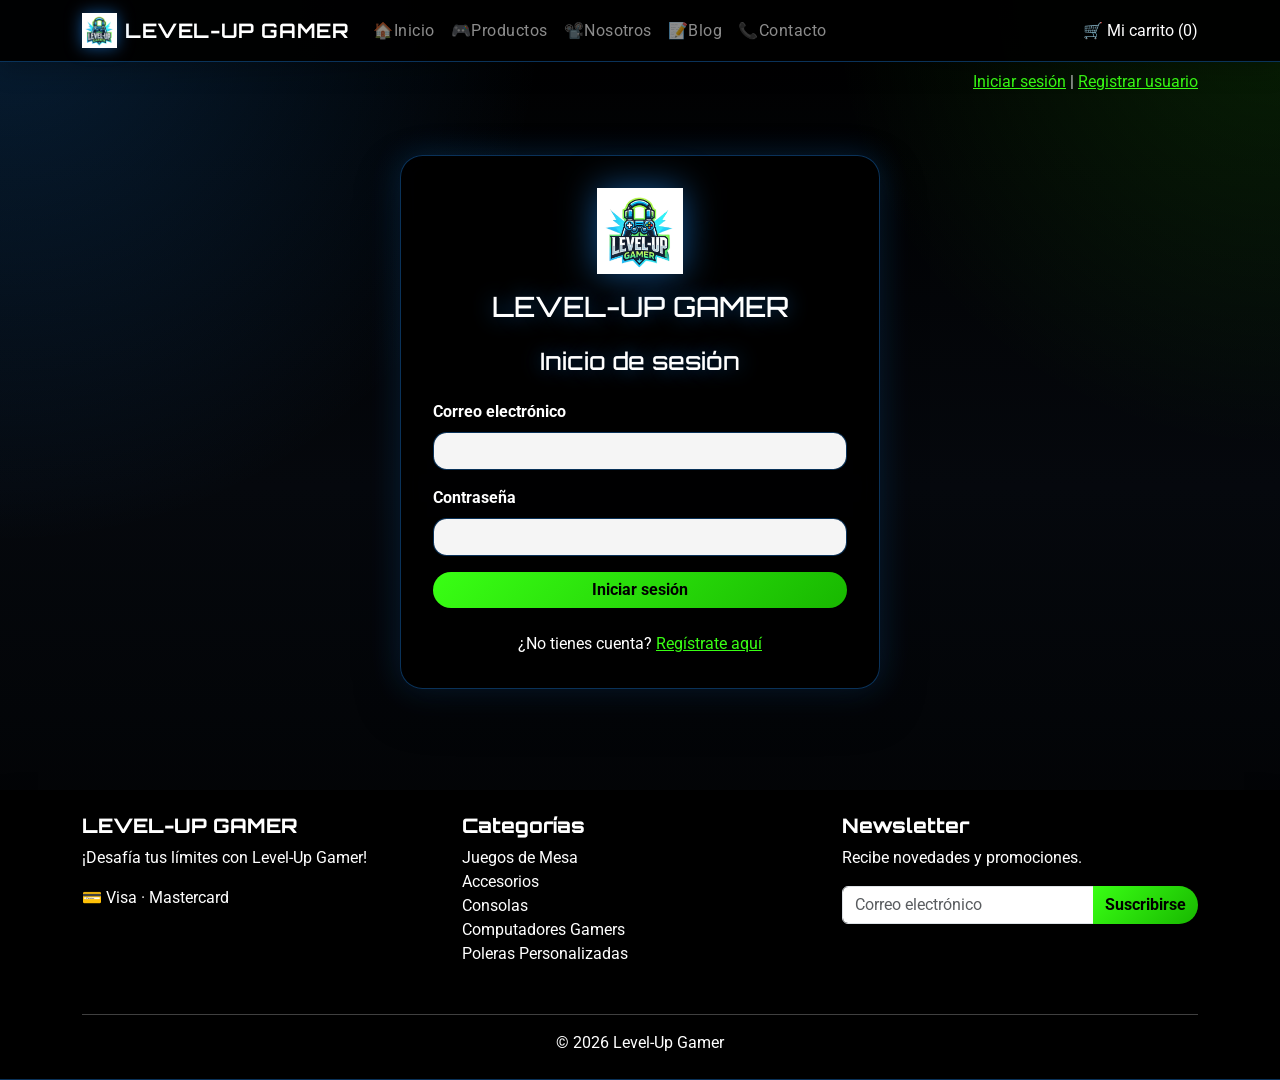
<file: perfil.html>
<!DOCTYPE html>
<html lang="es">

<head>
    <meta charset="UTF-8">
    <meta name="viewport" content="width=device-width, initial-scale=1.0">

    <title>Editar Perfil - Level-Up Gamer</title>
    <link rel="icon" type="image/png" href="img/LOGO-LEVEL-UP-GAMER.png">


    <!-- Google Fonts -->
    <link rel="preconnect" href="https://fonts.googleapis.com">
    <link rel="preconnect" href="https://fonts.gstatic.com" crossorigin>
    <link href="https://fonts.googleapis.com/css2?family=Orbitron:wght@400;600;700;800&family=Roboto:wght@400;500;700;900&display=swap" rel="stylesheet">

    <link href="https://cdn.jsdelivr.net/npm/bootstrap@5.3.3/dist/css/bootstrap.min.css" rel="stylesheet">
    <link rel="stylesheet" href="css/style.css">
</head>

<body>

    <header>

        <nav class="navbar navbar-expand-lg bg-dark navbar-dark">

            <div class="container">

                <a class="navbar-brand fw-bold d-flex align-items-center" href="index.html">
                    <img src="img/LOGO-LEVEL-UP-GAMER.png"
                         alt="Logo Level-Up Gamer"
                         width="35"
                         height="35"
                         class="me-2">
                    LEVEL-UP GAMER
                </a>

                <button class="navbar-toggler" type="button" data-bs-toggle="collapse" data-bs-target="#menuPrincipal">
                    <span class="navbar-toggler-icon"></span>
                </button>

                <div class="collapse navbar-collapse"
                     id="menuPrincipal">

                    <ul class="navbar-nav me-auto mb-2 mb-lg-0">

                        <li class="nav-item">
                            <a class="nav-link"
                               href="index.html">
                                🏠Inicio
                            </a>
                        </li>

                        <li class="nav-item">
                            <a class="nav-link"
                               href="productos.html">
                                🎮Productos
                            </a>
                        </li>

                        <li class="nav-item">
                            <a class="nav-link"
                               href="nosotros.html">
                                📽️Nosotros
                            </a>
                        </li>

                        <li class="nav-item">
                            <a class="nav-link"
                               href="blog.html">
                                📝Blog
                            </a>
                        </li>

                        <li class="nav-item">
                            <a class="nav-link"
                               href="contacto.html">
                                📞Contacto
                            </a>
                        </li>

                    </ul>

                    <a href="carrito.html" class="text-white text-decoration-none">
                        🛒 Mi carrito (<span id="cart-count">0</span>)
                    </a>

                </div>

            </div>

        </nav>

        <div class="container py-2">
            <div class="text-end">
                <a href="login.html">Iniciar sesión</a>
                <span>|</span>
                <a href="registro.html">Registrar usuario</a>
            </div>
        </div>

    </header>


    <main class="container py-5">

        <div class="row justify-content-center">

            <div class="col-lg-8">

            <div class="card shadow-sm">

                <div class="card-body p-4 p-md-5">

                <h1 class="h3 mb-2">
                    Editar perfil
                </h1>

                <p class="text-muted mb-4">
                    Actualiza tus datos personales.
                </p>


                <form id="formularioPerfil" novalidate>

                    <div class="row g-3">


                    <!-- RUN -->
                    <div class="col-md-6">

                        <label
                        for="perfil-run"
                        class="form-label">

                        RUN

                        </label>

                        <input
                        type="text"
                        id="perfil-run"
                        class="form-control"
                        readonly>

                    </div>


                    <!-- NOMBRE -->
                    <div class="col-md-6">

                        <label
                        for="perfil-nombre"
                        class="form-label">

                        Nombre completo *

                        </label>

                        <input
                        type="text"
                        id="perfil-nombre"
                        class="form-control"
                        maxlength="100">

                    </div>


                    <!-- CORREO -->
                    <div class="col-md-6">

                        <label
                        for="perfil-email"
                        class="form-label">

                        Correo electrónico *

                        </label>

                        <input
                        type="email"
                        id="perfil-email"
                        class="form-control"
                        maxlength="100">

                    </div>


                    <!-- TELÉFONO -->
                    <div class="col-md-6">

                        <label
                        for="perfil-telefono"
                        class="form-label">

                        Teléfono

                        </label>

                        <input
                        type="tel"
                        id="perfil-telefono"
                        class="form-control"
                        placeholder="+56912345678">

                    </div>


                    <!-- REGIÓN -->
                    <div class="col-md-6">

                        <label
                        for="perfil-region"
                        class="form-label">

                        Región *

                        </label>

                        <select
                        id="perfil-region"
                        class="form-select">

                        <option value="">
                            Selecciona una región
                        </option>

                        </select>

                    </div>


                    <!-- COMUNA -->
                    <div class="col-md-6">

                        <label
                        for="perfil-comuna"
                        class="form-label">

                        Comuna *

                        </label>

                        <select
                        id="perfil-comuna"
                        class="form-select"
                        disabled>

                        <option value="">
                            Selecciona una comuna
                        </option>

                        </select>

                    </div>


                    <!-- DIRECCIÓN -->
                    <div class="col-12">

                        <label
                        for="perfil-direccion"
                        class="form-label">

                        Dirección *

                        </label>

                        <input
                        type="text"
                        id="perfil-direccion"
                        class="form-control"
                        maxlength="300">

                    </div>


                    <!-- NUEVA CONTRASEÑA -->
                    <div class="col-md-6">

                        <label
                        for="perfil-password"
                        class="form-label">

                        Nueva contraseña

                        </label>

                        <input
                        type="password"
                        id="perfil-password"
                        class="form-control">

                        <small class="text-muted">
                        Déjala vacía si no deseas cambiarla.
                        </small>

                    </div>


                    <!-- CONFIRMAR CONTRASEÑA -->
                    <div class="col-md-6">

                        <label
                        for="perfil-confirm-password"
                        class="form-label">

                        Confirmar nueva contraseña

                        </label>

                        <input
                        type="password"
                        id="perfil-confirm-password"
                        class="form-control">

                    </div>

                    </div>


                    <!-- MENSAJES -->
                    <div
                    id="perfil-mensajes"
                    class="mt-4">
                    </div>


                    <!-- BOTONES -->
                    <div class="d-flex gap-2 mt-4">

                    <button
                        type="submit"
                        class="btn btn-success">

                        Guardar cambios

                    </button>

                    <button
                        type="button"
                        class="btn btn-outline-secondary"
                        onclick="volverDesdePerfil()">

                        Cancelar

                    </button>

                    </div>

                </form>

                </div>

            </div>

            </div>

        </div>

    </main>


    <footer class="bg-dark text-white mt-5">
        <div class="container py-4">
            <div class="row">
                <div class="col-md-4 mb-3">
                    <h5>LEVEL-UP GAMER</h5>
                    <p>¡Desafía tus límites con Level-Up Gamer!</p>
                    <p>💳 Visa · Mastercard</p>
                </div>

                <div class="col-md-4 mb-3">
                    <h5>Categorías</h5>
                    <ul class="list-unstyled">
                        <li><a href="productos.html?categoria=Juegos%20de%20Mesa" class="text-white">Juegos de Mesa</a></li>
                        <li><a href="productos.html?categoria=accesorios" class="text-white">Accesorios</a></li>
                        <li><a href="productos.html?categoria=consolas" class="text-white">Consolas</a></li>
                        <li><a href="productos.html?categoria=Computadores%20Gamers" class="text-white">Computadores Gamers</a></li>
                        <li><a href="productos.html?categoria=Poleras%20Personalizadas" class="text-white">Poleras Personalizadas</a></li>
                    </ul>
                </div>

                <div class="col-md-4">
                    <h5>Newsletter</h5>
                    <p>Recibe novedades y promociones.</p>
                    <div class="input-group">
                        <input type="email" class="form-control" placeholder="Correo electrónico">
                        <button class="btn btn-success" type="button">Suscribirse</button>
                    </div>
                </div>
            </div>

            <hr>
            <p class="text-center mb-0">© 2026 Level-Up Gamer</p>
        </div>
    </footer>


    <script src="https://cdn.jsdelivr.net/npm/bootstrap@5.3.3/dist/js/bootstrap.bundle.min.js"></script>
    <script src="js/script.js"></script>

</body>

</html>
</file>
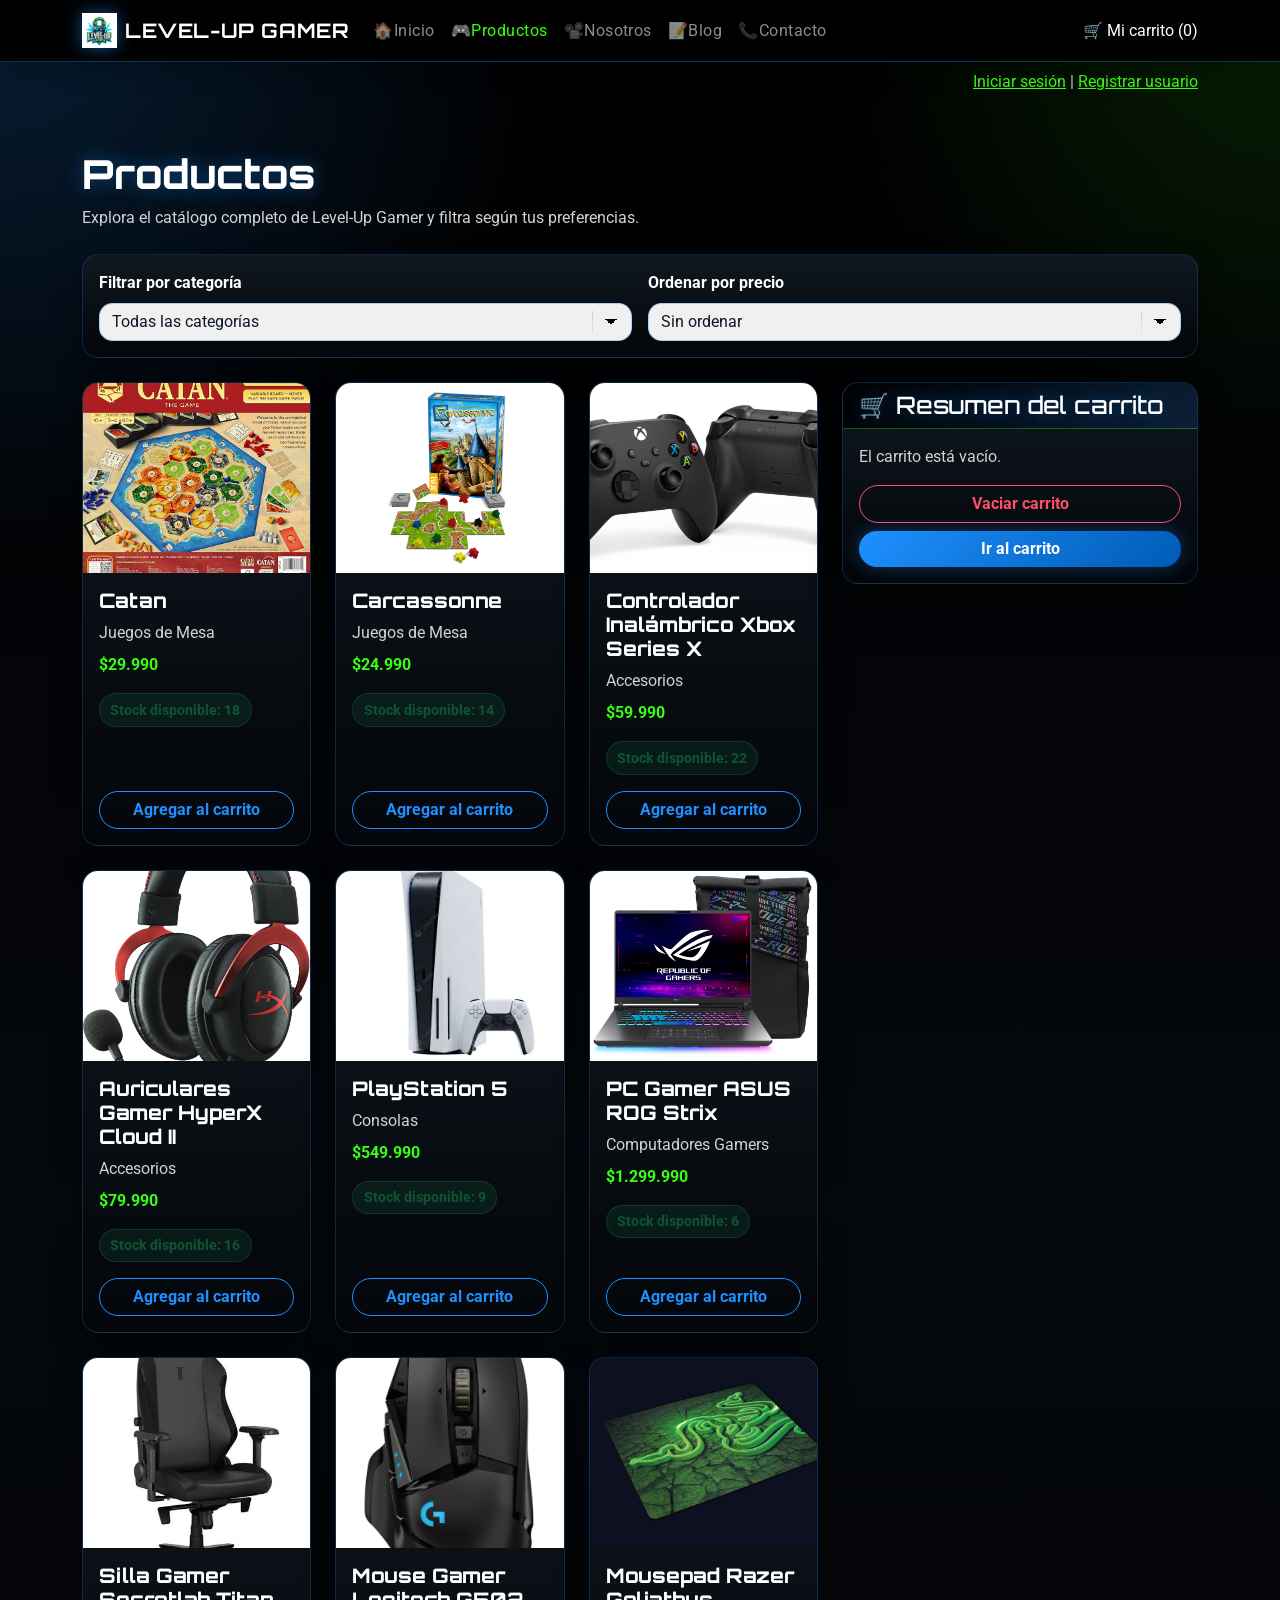
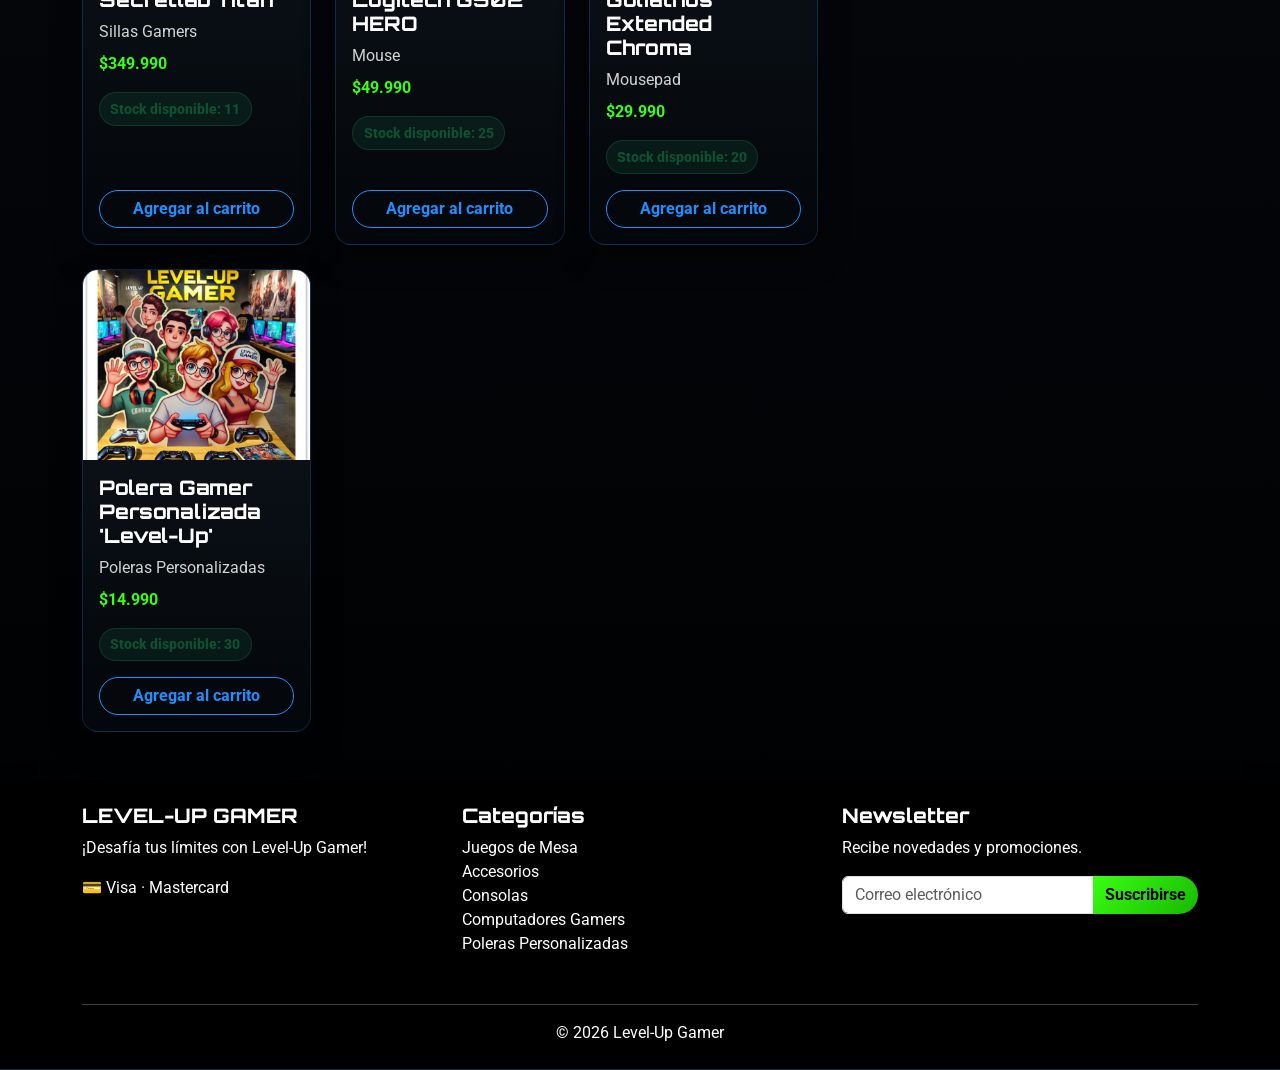
<file: productos.html>
<!DOCTYPE html>
<html lang="es">

<head>
    <meta charset="UTF-8">

    <meta name="viewport"
          content="width=device-width, initial-scale=1.0">

    <title>Productos - Level-Up Gamer</title>
    <link rel="icon"
          type="image/png"
          href="img/LOGO-LEVEL-UP-GAMER.png">
    <!-- Google Fonts -->
    <link rel="preconnect" href="https://fonts.googleapis.com">
    <link rel="preconnect" href="https://fonts.gstatic.com" crossorigin>
    <link href="https://fonts.googleapis.com/css2?family=Orbitron:wght@400;600;700;800&family=Roboto:wght@400;500;700;900&display=swap" rel="stylesheet">

    <!-- Bootstrap -->
    <link href="https://cdn.jsdelivr.net/npm/bootstrap@5.3.3/dist/css/bootstrap.min.css"
          rel="stylesheet">

    <!-- CSS propio -->
    <link rel="stylesheet"
          href="css/style.css">
</head>


<body>

    <header>

        <nav class="navbar navbar-expand-lg bg-dark navbar-dark">

            <div class="container">

                <!-- Nombre / logo -->
                <a class="navbar-brand fw-bold d-flex align-items-center" href="index.html">
                    <img src="img/LOGO-LEVEL-UP-GAMER.png"
                        alt="Logo Level-Up Gamer"
                        width="35"
                        height="35"
                        class="me-2">

                    LEVEL-UP GAMER
                </a>


                <!-- Botón menú móvil -->
                <button class="navbar-toggler"
                        type="button"
                        data-bs-toggle="collapse"
                        data-bs-target="#menuPrincipal">

                    <span class="navbar-toggler-icon"></span>

                </button>


                <!-- Menú -->
                <div class="collapse navbar-collapse"
                     id="menuPrincipal">

                    <ul class="navbar-nav me-auto mb-2 mb-lg-0">

                        <li class="nav-item">
                            <a class="nav-link"
                               href="index.html">
                                🏠Inicio
                            </a>
                        </li>

                        <li class="nav-item">
                            <a class="nav-link active"
                               href="productos.html">
                                🎮Productos
                            </a>
                        </li>

                        <li class="nav-item">
                            <a class="nav-link"
                               href="nosotros.html">
                                📽️Nosotros
                            </a>
                        </li>

                        <li class="nav-item">
                            <a class="nav-link"
                               href="blog.html">
                                📝Blog
                            </a>
                        </li>

                        <li class="nav-item">
                            <a class="nav-link"
                               href="contacto.html">
                                📞Contacto
                            </a>
                        </li>

                    </ul>


                    <!-- Carrito -->
                    <a href="carrito.html"
                       class="text-white text-decoration-none">

                        🛒 Mi carrito (<span id="cart-count">0</span>)

                    </a>

                </div>

            </div>

        </nav>


        <!-- Login / Registro -->

        <div class="container py-2">

            <div class="text-end">

                <a href="login.html">
                    Iniciar sesión
                </a>

                <span>|</span>

                <a href="registro.html">
                    Registrar usuario
                </a>

            </div>

        </div>

    </header>

    <main>

        <section class="container my-5">

            <div class="mb-4">
                <h1>Productos</h1>
                <p class="text-muted mb-0">
                    Explora el catálogo completo de Level-Up Gamer y filtra según tus preferencias.
                </p>
            </div>

            <div class="card mb-4">
                <div class="card-body">
                    <div class="row g-3 align-items-end">
                        <div class="col-md-6">
                            <label for="filtro-categoria" class="form-label fw-bold">Filtrar por categoría</label>
                            <select id="filtro-categoria" class="form-select">
                                <option value="">Todas las categorías</option>
                            </select>
                        </div>

                        <div class="col-md-6">
                            <label for="filtro-precio" class="form-label fw-bold">Ordenar por precio</label>
                            <select id="filtro-precio" class="form-select">
                                <option value="">Sin ordenar</option>
                                <option value="menor-mayor">Menor a mayor</option>
                                <option value="mayor-menor">Mayor a menor</option>
                            </select>
                        </div>
                    </div>
                </div>
            </div>

            <div class="row g-4">
                <div class="col-lg-8">
                    <div id="product-list" class="row g-4">
                        <!-- Los productos se cargarán aquí desde js/script.js -->
                    </div>
                </div>

                <aside class="col-lg-4">
                    <div class="card position-sticky top-0">
                        <div class="card-header bg-dark text-white">
                            <h2 class="h4 mb-0">🛒 Resumen del carrito</h2>
                        </div>

                        <div class="card-body">
                            <div id="cart-list">
                                <!-- Los productos agregados al carrito se cargarán aquí desde js/script.js -->
                            </div>

                            <div class="d-grid gap-2 mt-3">
                                <button type="button" class="btn btn-outline-danger" onclick="vaciarCarrito()">
                                    Vaciar carrito
                                </button>

                                <a href="carrito.html" class="btn btn-dark">
                                    Ir al carrito
                                </a>
                            </div>
                        </div>
                    </div>
                </aside>
            </div>

        </section>

    </main>

    <footer class="bg-dark text-white mt-5">

        <div class="container py-4">

            <div class="row">


                <!-- Tienda -->

                <div class="col-md-4 mb-3">

                    <h5>
                        LEVEL-UP GAMER
                    </h5>

                    <p>
                        ¡Desafía tus límites con Level-Up Gamer!
                    </p>

                    <p>
                        💳 Visa · Mastercard
                    </p>

                </div>


                <!-- Categorías -->

                <div class="col-md-4 mb-3">

                    <h5>
                        Categorías
                    </h5>

                    <ul class="list-unstyled">

                        <li>
                            <a href="productos.html?categoria=Juegos%20de%20Mesa"
                               class="text-white">
                                Juegos de Mesa
                            </a>
                        </li>

                        <li>
                            <a href="productos.html?categoria=accesorios"
                               class="text-white">
                                Accesorios
                            </a>
                        </li>

                        <li>
                            <a href="productos.html?categoria=consolas"
                               class="text-white">
                                Consolas
                            </a>
                        </li>

                        <li>
                            <a href="productos.html?categoria=Computadores%20Gamers"
                               class="text-white">
                                Computadores Gamers
                            </a>
                        </li>

                        <li>
                            <a href="productos.html?categoria=Poleras%20Personalizadas"
                               class="text-white">
                                Poleras Personalizadas
                            </a>
                        </li>

                    </ul>

                </div>


                <!-- Newsletter -->

                <div class="col-md-4">

                    <h5>
                        Newsletter
                    </h5>

                    <p>
                        Recibe novedades y promociones.
                    </p>

                    <div class="input-group">

                        <input type="email"
                               class="form-control"
                               placeholder="Correo electrónico">

                        <button class="btn btn-success"
                                type="button">

                            Suscribirse

                        </button>

                    </div>

                </div>


            </div>


            <hr>


            <p class="text-center mb-0">

                © 2026 Level-Up Gamer

            </p>

        </div>

    </footer>

    <!-- Bootstrap JavaScript -->

    <script src="https://cdn.jsdelivr.net/npm/bootstrap@5.3.3/dist/js/bootstrap.bundle.min.js">
    </script>


    <!-- JavaScript propio -->
    <script src="js/script.js"></script>


</body>

</html>
</file>
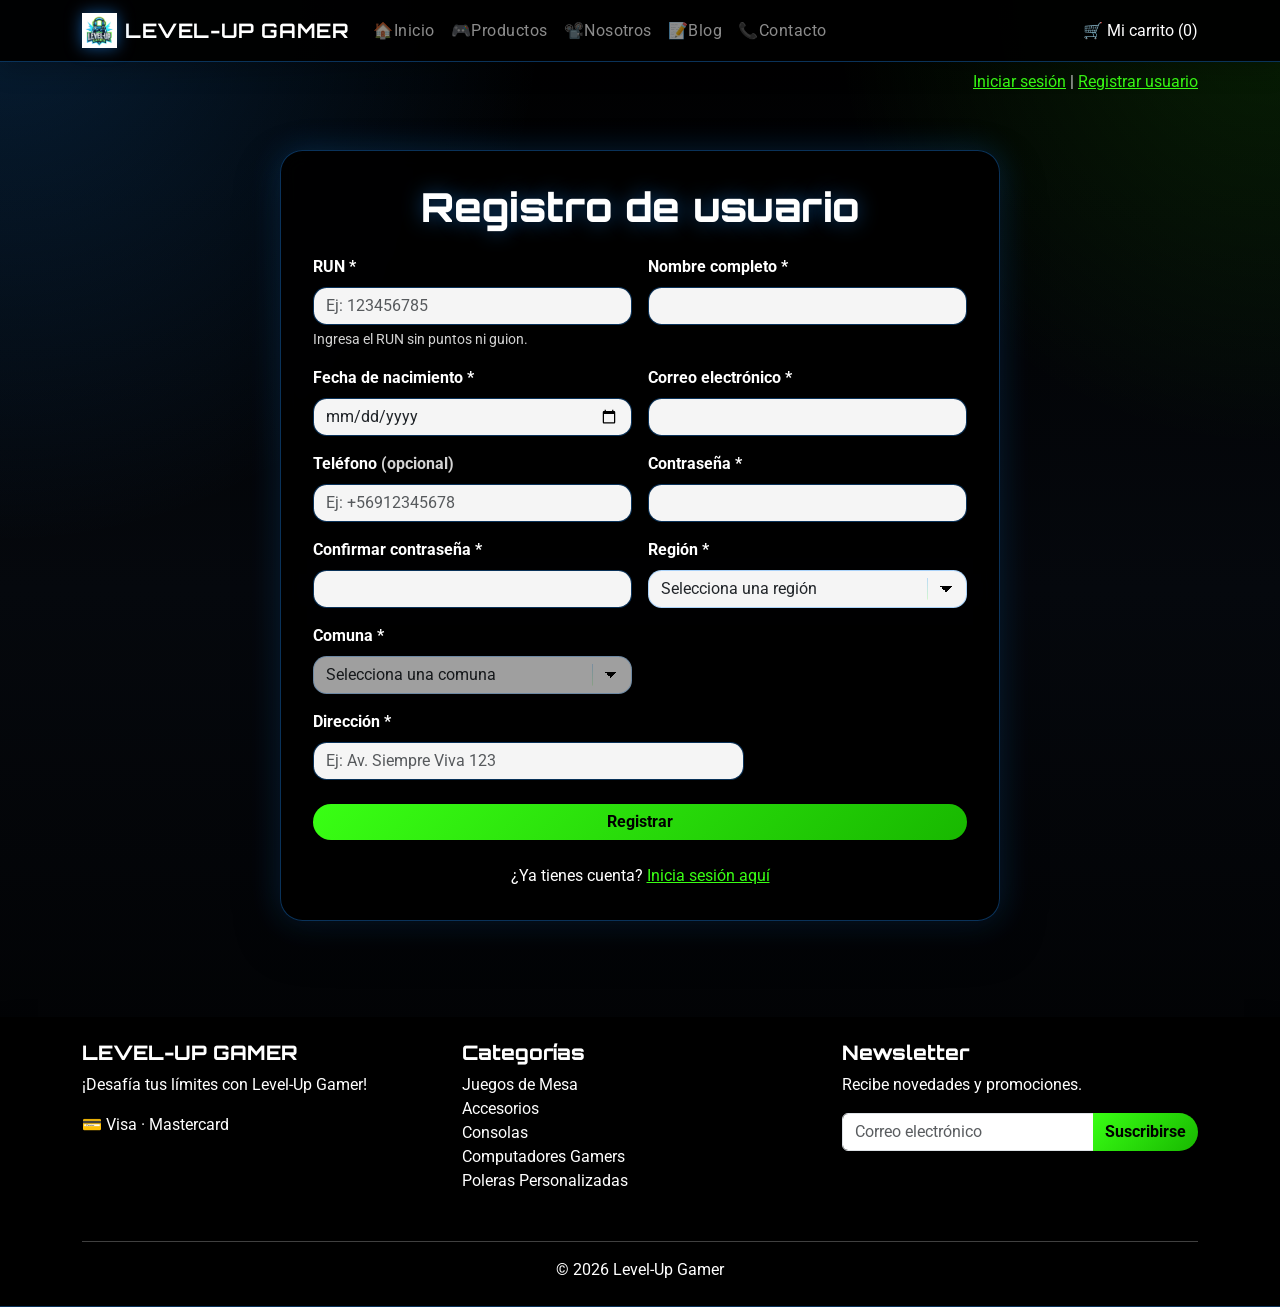
<file: registro.html>
<!DOCTYPE html>
<html lang="es">

<head>
    <meta charset="UTF-8">
    <meta name="viewport" content="width=device-width, initial-scale=1.0">

    <title>Registro - Level-Up Gamer</title>
    <link rel="icon" type="image/png" href="img/LOGO-LEVEL-UP-GAMER.png">


    <!-- Google Fonts -->
    <link rel="preconnect" href="https://fonts.googleapis.com">
    <link rel="preconnect" href="https://fonts.gstatic.com" crossorigin>
    <link href="https://fonts.googleapis.com/css2?family=Orbitron:wght@400;600;700;800&family=Roboto:wght@400;500;700;900&display=swap" rel="stylesheet">

    <link href="https://cdn.jsdelivr.net/npm/bootstrap@5.3.3/dist/css/bootstrap.min.css" rel="stylesheet">
    <link rel="stylesheet" href="css/style.css">
</head>

<body>

    <header>

        <nav class="navbar navbar-expand-lg bg-dark navbar-dark">

            <div class="container">

                <a class="navbar-brand fw-bold d-flex align-items-center" href="index.html">
                    <img src="img/LOGO-LEVEL-UP-GAMER.png"
                         alt="Logo Level-Up Gamer"
                         width="35"
                         height="35"
                         class="me-2">
                    LEVEL-UP GAMER
                </a>

                <button class="navbar-toggler" type="button" data-bs-toggle="collapse" data-bs-target="#menuPrincipal">
                    <span class="navbar-toggler-icon"></span>
                </button>

                <div class="collapse navbar-collapse"
                     id="menuPrincipal">

                    <ul class="navbar-nav me-auto mb-2 mb-lg-0">

                        <li class="nav-item">
                            <a class="nav-link"
                               href="index.html">
                                🏠Inicio
                            </a>
                        </li>

                        <li class="nav-item">
                            <a class="nav-link"
                               href="productos.html">
                                🎮Productos
                            </a>
                        </li>

                        <li class="nav-item">
                            <a class="nav-link"
                               href="nosotros.html">
                                📽️Nosotros
                            </a>
                        </li>

                        <li class="nav-item">
                            <a class="nav-link"
                               href="blog.html">
                                📝Blog
                            </a>
                        </li>

                        <li class="nav-item">
                            <a class="nav-link"
                               href="contacto.html">
                                📞Contacto
                            </a>
                        </li>

                    </ul>

                    <a href="carrito.html" class="text-white text-decoration-none">
                        🛒 Mi carrito (<span id="cart-count">0</span>)
                    </a>

                </div>

            </div>

        </nav>

        <div class="container py-2">
            <div class="text-end">
                <a href="login.html">Iniciar sesión</a>
                <span>|</span>
                <a href="registro.html">Registrar usuario</a>
            </div>
        </div>

    </header>


    <main class="auth-main">

        <section class="auth-card auth-card-lg">

            <h1 class="auth-title">
                Registro de usuario
            </h1>

            <form id="formularioRegistro" onsubmit="return registrarUsuario()" novalidate>

                <div class="row g-3">

                    <div class="col-md-6">
                        <label for="run" class="form-label">RUN *</label>
                        <input type="text" id="run" class="form-control" maxlength="9" placeholder="Ej: 123456785">

                        <div class="form-text">
                            Ingresa el RUN sin puntos ni guion.
                        </div>
                    </div>

                    <div class="col-md-6">
                        <label for="nombre" class="form-label">Nombre completo *</label>
                        <input type="text" id="nombre" class="form-control" maxlength="100">
                    </div>

                    <div class="col-md-6">
                        <label for="fechaNacimiento" class="form-label">Fecha de nacimiento *</label>
                        <input type="date" id="fechaNacimiento" class="form-control">
                    </div>

                    <div class="col-md-6">
                        <label for="email" class="form-label">Correo electrónico *</label>
                        <input type="email" id="email" class="form-control" maxlength="100">
                    </div>

                    <div class="col-md-6">
                        <label for="telefono" class="form-label">Teléfono <span class="text-muted">(opcional)</span></label>
                        <input type="tel" id="telefono" class="form-control" placeholder="Ej: +56912345678">
                    </div>

                    <div class="col-md-6">
                        <label for="password" class="form-label">Contraseña *</label>
                        <input type="password" id="password" class="form-control" minlength="4" maxlength="10">
                    </div>

                    <div class="col-md-6">
                        <label for="confirmPassword" class="form-label">Confirmar contraseña *</label>
                        <input type="password" id="confirmPassword" class="form-control" minlength="4" maxlength="10">
                    </div>

                    <div class="col-md-6">
                        <label for="region" class="form-label">Región *</label>
                        <select id="region" class="form-select">
                            <option value="">Selecciona una región</option>
                        </select>
                    </div>

                    <div class="col-md-6">
                        <label for="comuna" class="form-label">Comuna *</label>
                        <select id="comuna" class="form-select" disabled>
                            <option value="">Selecciona una comuna</option>
                        </select>
                    </div>

                    <div class="col-md-8">
                        <label for="direccion" class="form-label">
                            Dirección *
                        </label>

                        <input type="text"
                            id="direccion"
                            class="form-control"
                            maxlength="300"
                            placeholder="Ej: Av. Siempre Viva 123">
                    </div>

                </div>

                <div class="d-grid mt-4">
                    <button type="submit" class="btn btn-success">
                        Registrar
                    </button>
                </div>

                <div id="mensajes" class="mt-3"></div>

                <p class="text-center mt-4 mb-0">
                    ¿Ya tienes cuenta?
                    <a href="login.html">Inicia sesión aquí</a>
                </p>

            </form>

        </section>

    </main>


    <footer class="bg-dark text-white mt-5">
        <div class="container py-4">
            <div class="row">
                <div class="col-md-4 mb-3">
                    <h5>LEVEL-UP GAMER</h5>
                    <p>¡Desafía tus límites con Level-Up Gamer!</p>
                    <p>💳 Visa · Mastercard</p>
                </div>

                <div class="col-md-4 mb-3">
                    <h5>Categorías</h5>
                    <ul class="list-unstyled">
                        <li><a href="productos.html?categoria=Juegos%20de%20Mesa" class="text-white">Juegos de Mesa</a></li>
                        <li><a href="productos.html?categoria=accesorios" class="text-white">Accesorios</a></li>
                        <li><a href="productos.html?categoria=consolas" class="text-white">Consolas</a></li>
                        <li><a href="productos.html?categoria=Computadores%20Gamers" class="text-white">Computadores Gamers</a></li>
                        <li><a href="productos.html?categoria=Poleras%20Personalizadas" class="text-white">Poleras Personalizadas</a></li>
                    </ul>
                </div>

                <div class="col-md-4">
                    <h5>Newsletter</h5>
                    <p>Recibe novedades y promociones.</p>
                    <div class="input-group">
                        <input type="email" class="form-control" placeholder="Correo electrónico">
                        <button class="btn btn-success" type="button">Suscribirse</button>
                    </div>
                </div>
            </div>

            <hr>
            <p class="text-center mb-0">© 2026 Level-Up Gamer</p>
        </div>
    </footer>


    <script src="https://cdn.jsdelivr.net/npm/bootstrap@5.3.3/dist/js/bootstrap.bundle.min.js"></script>
    <script src="js/script.js"></script>

</body>

</html>
</file>
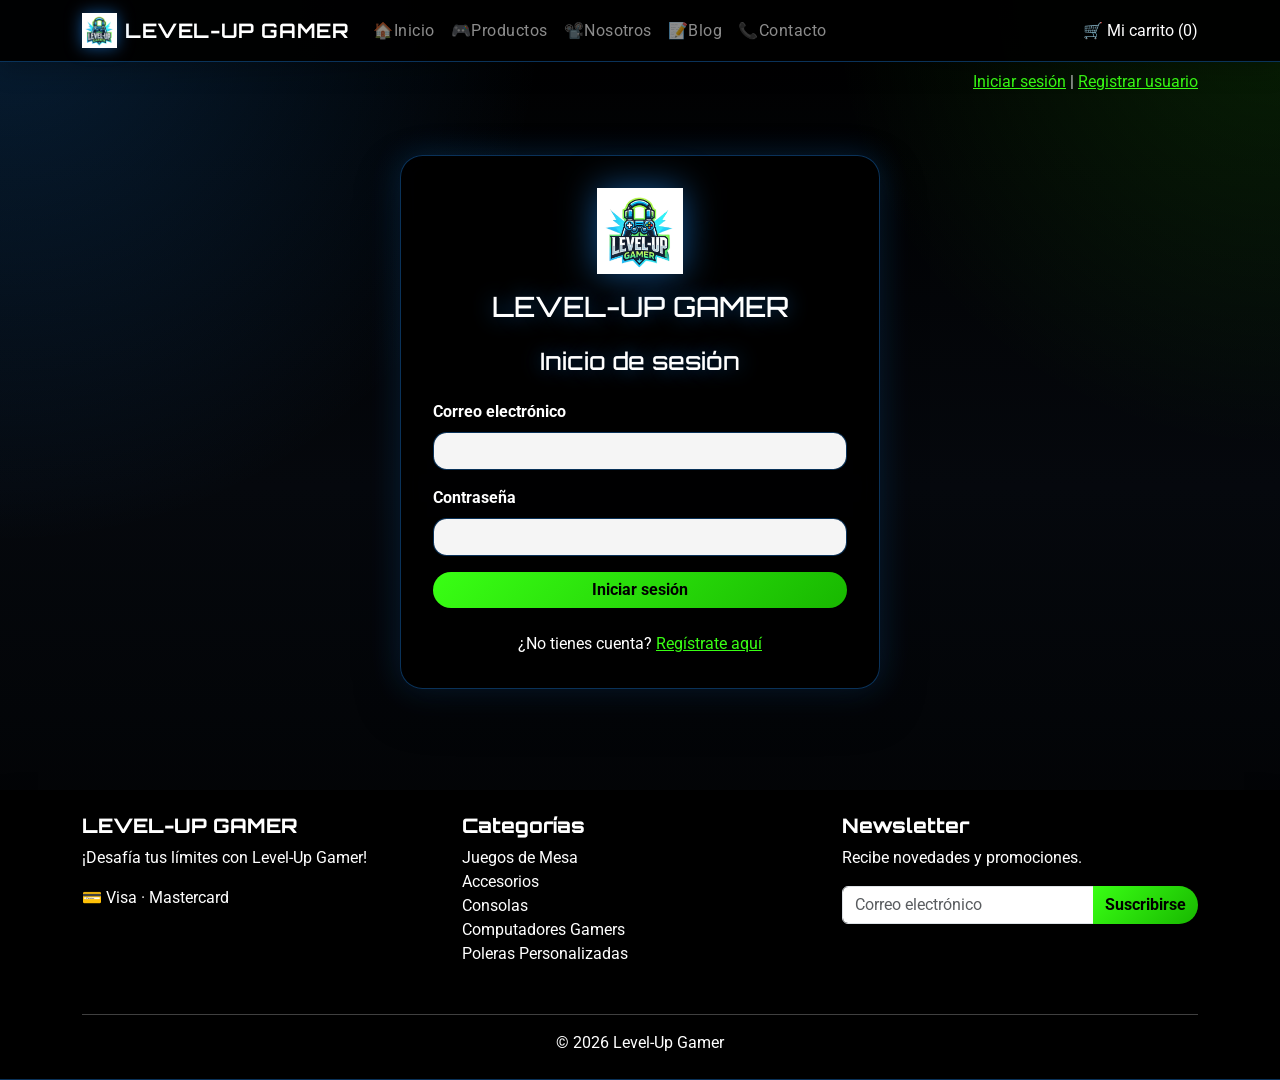
<file: vendedor.html>
<!DOCTYPE html>
<html lang="es">

<head>
    <meta charset="UTF-8">
    <meta name="viewport" content="width=device-width, initial-scale=1.0">
    <title>Panel Vendedor | Level-Up Gamer</title>

    <link rel="icon" type="image/png" href="img/LOGO-LEVEL-UP-GAMER.png">

    <!-- Google Fonts -->
    <link rel="preconnect" href="https://fonts.googleapis.com">
    <link rel="preconnect" href="https://fonts.gstatic.com" crossorigin>
    <link href="https://fonts.googleapis.com/css2?family=Orbitron:wght@400;600;700;800&family=Roboto:wght@400;500;700;900&display=swap" rel="stylesheet">

    <!-- Bootstrap -->
    <link href="https://cdn.jsdelivr.net/npm/bootstrap@5.3.3/dist/css/bootstrap.min.css" rel="stylesheet">

    <!-- CSS propio -->
    <link rel="stylesheet" href="css/style.css">
</head>

<body class="admin-body">

    <div class="admin-layout">

        <!-- SIDEBAR ADMINISTRADOR -->
        <aside class="admin-sidebar">

            <!-- Logo / marca -->
            <div class="admin-brand">
                <img src="img/LOGO-LEVEL-UP-GAMER.png" alt="Logo Level-Up Gamer">

                <div>
                    <strong>Level-Up</strong>
                    <span>Panel Vendedor</span>
                </div>
            </div>


            <!-- Menú principal -->
            <nav class="admin-menu"
                aria-label="Menú principal del vendedor">

                <p class="admin-menu-title">Ventas</p>


                <a href="#"
                class="admin-menu-link active"
                data-vendedor-view="productos"
                aria-current="page">

                    <span class="admin-menu-icon">📦</span>
                    <span>Productos</span>

                </a>


                <a href="#"
                class="admin-menu-link"
                data-vendedor-view="ordenes">

                    <span class="admin-menu-icon">🧾</span>
                    <span>Órdenes</span>

                </a>

            </nav>


            <!-- Menú inferior -->
            <div class="admin-sidebar-bottom">

                <nav class="admin-menu admin-menu-secondary"
                    aria-label="Opciones secundarias del vendedor">

                    <p class="admin-menu-title">Sistema</p>

                    <a href="perfil.html"
                        class="admin-menu-link">

                        <span class="admin-menu-icon">👤</span>
                        <span>Perfil</span>

                    </a>

                    <a href="#"
                    class="admin-menu-link"
                    onclick="cerrarSesion(); return false;">

                        <span class="admin-menu-icon">🚪</span>
                        <span>Cerrar sesión</span>

                    </a>

                </nav>


                <div class="admin-profile-card">

                    <div
                        class="admin-profile-avatar"
                        id="vendedor-avatar">
                        VE
                    </div>

                    <div class="admin-profile-info">

                        <strong id="vendedor-profile-name">
                            Vendedor
                        </strong>

                        <span id="vendedor-profile-role">
                            Vendedor conectado
                        </span>

                    </div>

                </div>

            </div>

        </aside>


        <!-- CONTENIDO PRINCIPAL -->
        <main class="admin-main">

            <!-- CABECERA -->
            <header class="admin-topbar">

                <div>

                    <p class="admin-eyebrow">
                        Panel vendedor
                    </p>

                    <h1>
                        Hola,
                        <span id="vendedor-greeting-name">
                            Vendedor
                        </span>
                    </h1>

                    <p class="admin-subtitle">
                        Consulta los productos disponibles y tus órdenes asociadas.
                    </p>

                </div>

            </header>


            <!-- ===================================== -->
            <!-- PRODUCTOS -->
            <!-- ===================================== -->

            <section
                class="admin-content-panel admin-view-section vendedor-view-section active"
                id="vendedor-view-productos">

                <div class="admin-section-heading">

                    <div>

                        <h2>Productos</h2>

                        <p>
                            Consulta los productos disponibles en Level-Up Gamer.
                        </p>

                    </div>

                </div>


                <div class="admin-table-card">

                    <div class="admin-table-header">

                        <div>

                            <h3>Listado de productos</h3>

                            <p id="vendedor-products-count">
                                0 productos disponibles
                            </p>

                        </div>

                        <span class="admin-table-hint">
                            Selecciona Ver detalle para revisar un producto
                        </span>

                    </div>


                    <div class="admin-table-responsive">

                        <table class="admin-inventory-table">

                            <thead>

                                <tr>

                                    <th>Imagen</th>
                                    <th>Código</th>
                                    <th>Producto</th>
                                    <th>Categoría</th>
                                    <th>Precio</th>
                                    <th>Stock</th>
                                    <th>Detalle</th>

                                </tr>

                            </thead>


                            <tbody id="vendedor-products-body">

                                <!-- Productos renderizados con JavaScript -->

                            </tbody>

                        </table>

                    </div>

                </div>


                <!-- DETALLE DEL PRODUCTO -->

                <div
                    id="vendedor-product-detail"
                    class="admin-table-card mt-4"
                    style="display: none;">

                    <!-- Detalle renderizado con JavaScript -->

                </div>

            </section>



            <!-- ===================================== -->
            <!-- ÓRDENES -->
            <!-- ===================================== -->

            <section
                class="admin-content-panel admin-view-section vendedor-view-section"
                id="vendedor-view-ordenes">

                <div class="admin-section-heading">

                    <div>

                        <h2>Mis órdenes</h2>

                        <p>
                            Consulta únicamente las ventas asociadas a tu usuario.
                        </p>

                    </div>

                </div>


                <!-- RESUMEN -->

                <div class="admin-orders-summary">

                    <article>

                        <span>✅</span>

                        <div>

                            <strong id="vendedor-orders-completed">
                                0
                            </strong>

                            <small>
                                Completadas
                            </small>

                        </div>

                    </article>


                    <article>

                        <span>⏳</span>

                        <div>

                            <strong id="vendedor-orders-progress">
                                0
                            </strong>

                            <small>
                                En curso
                            </small>

                        </div>

                    </article>


                    <article>

                        <span>❌</span>

                        <div>

                            <strong id="vendedor-orders-cancelled">
                                0
                            </strong>

                            <small>
                                Canceladas
                            </small>

                        </div>

                    </article>

                </div>


                <!-- TABLA -->

                <div class="admin-table-card">

                    <div class="admin-table-header">

                        <div>

                            <h3>Mis ventas</h3>

                            <p id="vendedor-orders-range">
                                0 órdenes asociadas
                            </p>

                        </div>

                        <span class="admin-table-hint">
                            Haz clic en una venta para ver el detalle
                        </span>

                    </div>


                    <div class="admin-table-responsive">

                        <table class="admin-orders-table">

                            <thead>

                                <tr>

                                    <th>Fecha de compra</th>
                                    <th>Código venta</th>
                                    <th>Estado</th>
                                    <th>Monto</th>

                                </tr>

                            </thead>


                            <tbody id="vendedor-orders-body">

                                <!-- Órdenes renderizadas con JavaScript -->

                            </tbody>

                        </table>

                    </div>


                    <div
                        class="admin-pagination"
                        id="vendedor-orders-pagination"
                        aria-label="Paginación de órdenes">

                        <!-- JavaScript -->

                    </div>

                </div>

            </section>

        </main>

    </div>


    <script src="https://cdn.jsdelivr.net/npm/bootstrap@5.3.3/dist/js/bootstrap.bundle.min.js"></script>
    <script src="js/script.js"></script>

</body>

</html>
</file>
<file: css/style.css>
/* =========================================================
   LEVEL-UP GAMER - ESTILOS BASE EV1
   Paleta oficial caso Forma B: negro, azul eléctrico y verde neón
   ========================================================= */

:root {
  --lug-bg: #000000;
  --lug-bg-soft: #0b0f14;
  --lug-card: #101820;
  --lug-card-light: #ffffff;
  --lug-primary: #1e90ff;
  --lug-secondary: #39ff14;
  --lug-accent: #39ff14;
  --lug-danger: #ff4d6d;
  --lug-warning: #ffd166;
  --lug-text: #ffffff;
  --lug-muted: #d3d3d3;
  --lug-border: rgba(30, 144, 255, 0.35);
  --lug-shadow: 0 18px 45px rgba(0, 0, 0, 0.35);
  --lug-font-main: "Roboto", Arial, sans-serif;
  --lug-font-heading: "Orbitron", "Roboto", Arial, sans-serif;
}

* {
  box-sizing: border-box;
}

body {
  min-height: 100vh;
  font-family: var(--lug-font-main);
  background:
    radial-gradient(
      circle at top left,
      rgba(30, 144, 255, 0.2),
      transparent 34rem
    ),
    radial-gradient(
      circle at top right,
      rgba(57, 255, 20, 0.12),
      transparent 28rem
    ),
    linear-gradient(180deg, #000000 0%, #05080d 45%, #000000 100%);
  color: var(--lug-text);
}

a {
  color: var(--lug-secondary);
  transition:
    color 0.2s ease,
    opacity 0.2s ease;
}

a:hover {
  color: var(--lug-accent);
}

.navbar.bg-dark,
footer.bg-dark {
  background: rgba(0, 0, 0, 0.96) !important;
  border-bottom: 1px solid var(--lug-border);
  box-shadow: 0 8px 24px rgba(0, 0, 0, 0.24);
}

.navbar-brand img {
  filter: drop-shadow(0 0 8px rgba(30, 144, 255, 0.55));
}

.navbar-brand,
.navbar-dark .navbar-nav .nav-link {
  letter-spacing: 0.03em;
}

.navbar-dark .navbar-nav .nav-link:hover,
.navbar-dark .navbar-nav .nav-link.active {
  color: var(--lug-accent);
}

header .container.py-2 {
  color: var(--lug-muted);
}

.user-session-btn {
  display: inline-flex;
  align-items: center;
  gap: 0.5rem;
  color: var(--lug-text);
  border: 1px solid rgba(30, 144, 255, 0.35);
  background: rgba(16, 24, 32, 0.8);
}

.user-session-btn:hover,
.user-session-btn:focus {
  color: var(--lug-text);
  border-color: var(--lug-secondary);
  background: rgba(30, 144, 255, 0.16);
}

.user-avatar {
  display: inline-flex;
  align-items: center;
  justify-content: center;
  width: 30px;
  height: 30px;
  border-radius: 50%;
  background: linear-gradient(135deg, var(--lug-primary), var(--lug-secondary));
  color: #000000;
  font-family: var(--lug-font-main);
  font-size: 0.8rem;
  font-weight: 900;
}

.user-session-menu {
  background: rgba(3, 6, 10, 0.98);
  border: 1px solid rgba(30, 144, 255, 0.35);
  box-shadow: var(--lug-shadow);
}

.user-session-menu .dropdown-item {
  color: var(--lug-text);
}

.user-session-menu .dropdown-item:hover,
.user-session-menu .dropdown-item:focus {
  color: #000000;
  background: var(--lug-secondary);
}

.user-session-menu .dropdown-divider {
  border-color: rgba(30, 144, 255, 0.25);
}

main {
  color: var(--lug-text);
}

.bg-light {
  background: linear-gradient(
    135deg,
    rgba(16, 24, 32, 0.96),
    rgba(0, 0, 0, 0.9)
  ) !important;
  color: var(--lug-text);
  border: 1px solid var(--lug-border);
  border-radius: 1.2rem;
  box-shadow: var(--lug-shadow);
}

h1,
h2,
h3,
h4,
h5,
.navbar-brand {
  font-family: var(--lug-font-heading);
  font-weight: 800;
}

h1,
h2 {
  text-shadow: 0 0 20px rgba(30, 144, 255, 0.45);
}

.text-muted {
  color: var(--lug-muted) !important;
}

.card {
  background: linear-gradient(
    180deg,
    rgba(16, 24, 32, 0.98),
    rgba(3, 6, 10, 0.98)
  );
  color: var(--lug-text);
  border: 1px solid rgba(30, 144, 255, 0.22);
  border-radius: 1rem;
  box-shadow: 0 14px 30px rgba(0, 0, 0, 0.38);
  overflow: hidden;
  transition:
    transform 0.2s ease,
    box-shadow 0.2s ease,
    border-color 0.2s ease;
}

.card .card-title {
  color: var(--lug-text);
}

.card .card-text,
.card .text-muted,
.cart-item small,
.form-text {
  color: var(--lug-muted) !important;
}

.product-price,
.cart-item .fw-bold,
.cart-summary-total span,
#cart-total,
#cart-total-final {
  font-family: var(--lug-font-main);
  color: var(--lug-secondary);
  letter-spacing: 0;
  text-shadow: none;
}

.cart-summary-total {
  font-family: var(--lug-font-main);
  color: var(--lug-text);
  font-weight: 700;
}

.card:hover {
  transform: translateY(-4px);
  border-color: rgba(30, 144, 255, 0.65);
  box-shadow: 0 20px 42px rgba(0, 0, 0, 0.3);
}

.card-img-top {
  height: 190px;
  object-fit: cover;
  background: #0c1020;
}

.product-image-link {
  display: block;
  overflow: hidden;
}

.product-image-link img {
  transition:
    transform 0.25s ease,
    filter 0.25s ease;
}

.product-image-link:hover img {
  transform: scale(1.04);
  filter: brightness(1.08);
}

.card-header.bg-dark {
  background: linear-gradient(135deg, #000000, #0b1f35) !important;
  border-bottom: 1px solid rgba(57, 255, 20, 0.35);
}

.card-body {
  background: transparent;
}

.btn {
  border-radius: 999px;
  font-weight: 700;
}

.btn-dark {
  background: linear-gradient(135deg, var(--lug-primary), #005bb5);
  border: none;
  box-shadow: 0 0 18px rgba(30, 144, 255, 0.35);
}

/* =========================================================
   PANEL ADMINISTRATIVO
   ========================================================= */

.admin-body {
  min-height: 100vh;
  background: #eef2f7;
  color: #172033;
}

.admin-layout {
  display: grid;
  grid-template-columns: 290px minmax(0, 1fr);
  min-height: 100vh;
}

.admin-sidebar {
  position: sticky;
  top: 0;
  display: flex;
  flex-direction: column;
  height: 100vh;
  padding: 1.25rem;
  background: linear-gradient(180deg, #080d18 0%, #111827 58%, #08111f 100%);
  color: #ffffff;
  border-right: 1px solid rgba(30, 144, 255, 0.18);
  box-shadow: 18px 0 45px rgba(15, 23, 42, 0.16);
}

.admin-brand,
.admin-profile-card {
  display: flex;
  align-items: center;
  gap: 0.85rem;
  padding: 1rem;
  background: rgba(255, 255, 255, 0.06);
  border: 1px solid rgba(255, 255, 255, 0.1);
  border-radius: 1.2rem;
}

.admin-brand img {
  width: 48px;
  height: 48px;
  object-fit: contain;
  filter: drop-shadow(0 0 12px rgba(30, 144, 255, 0.65));
}

.admin-brand strong,
.admin-profile-info strong {
  display: block;
  line-height: 1.1;
}

.admin-brand strong {
  font-family: var(--lug-font-heading);
  font-size: 1rem;
  letter-spacing: 0.04em;
}

.admin-brand span,
.admin-profile-info span {
  display: block;
  margin-top: 0.2rem;
  color: #aab7cf;
  font-size: 0.78rem;
}

.admin-menu {
  margin-top: 1.4rem;
}

.admin-menu-title {
  margin: 0 0 0.65rem;
  padding: 0 0.85rem;
  color: #6f7d96;
  font-size: 0.72rem;
  font-weight: 900;
  letter-spacing: 0.12em;
  text-transform: uppercase;
}

.admin-menu-link {
  display: flex;
  align-items: center;
  gap: 0.75rem;
  width: 100%;
  margin-bottom: 0.35rem;
  padding: 0.82rem 0.9rem;
  color: #dce7ff;
  text-decoration: none;
  border: 1px solid transparent;
  border-radius: 0.95rem;
  transition:
    background 0.2s ease,
    color 0.2s ease,
    border-color 0.2s ease,
    transform 0.2s ease;
}

.admin-menu-link:hover,
.admin-menu-link.active {
  color: #ffffff;
  background: rgba(30, 144, 255, 0.16);
  border-color: rgba(30, 144, 255, 0.34);
  transform: translateX(3px);
}

.admin-menu-link.active {
  box-shadow: inset 4px 0 0 var(--lug-secondary);
}

.admin-menu-icon {
  display: inline-flex;
  align-items: center;
  justify-content: center;
  width: 28px;
  height: 28px;
  background: rgba(255, 255, 255, 0.08);
  border-radius: 0.7rem;
}

.admin-sidebar-bottom {
  margin-top: auto;
}

.admin-menu-secondary {
  margin-top: 1rem;
  padding-top: 1rem;
  border-top: 1px solid rgba(255, 255, 255, 0.09);
}

.admin-profile-card {
  margin-top: 1rem;
}

.admin-profile-avatar {
  display: inline-flex;
  align-items: center;
  justify-content: center;
  flex: 0 0 42px;
  width: 42px;
  height: 42px;
  color: #07111f;
  font-weight: 900;
  background: linear-gradient(135deg, var(--lug-primary), var(--lug-secondary));
  border-radius: 50%;
}

.admin-profile-info {
  min-width: 0;
}

.admin-profile-info strong,
.admin-profile-info span {
  overflow: hidden;
  text-overflow: ellipsis;
  white-space: nowrap;
}

.admin-main {
  min-width: 0;
  padding: 2rem;
  background:
    radial-gradient(circle at top left, rgba(30, 144, 255, 0.16), transparent 25rem),
    linear-gradient(180deg, #f8fafc 0%, #edf2f7 100%);
  color: #172033;
}

.admin-topbar {
  display: flex;
  align-items: flex-start;
  justify-content: space-between;
  gap: 1.5rem;
  margin-bottom: 1.5rem;
}

.admin-eyebrow {
  margin: 0 0 0.25rem;
  color: #1e90ff;
  font-size: 0.78rem;
  font-weight: 900;
  letter-spacing: 0.14em;
  text-transform: uppercase;
}

.admin-topbar h1 {
  margin: 0;
  color: #111827;
  font-family: var(--lug-font-main);
  font-size: clamp(2rem, 4vw, 3.2rem);
  font-weight: 900;
  text-shadow: none;
}

.admin-subtitle {
  margin: 0.45rem 0 0;
  color: #64748b;
}

.admin-topbar-actions {
  display: flex;
  align-items: center;
  gap: 0.75rem;
  flex-wrap: wrap;
}

.admin-store-link,
.admin-logout-btn {
  display: inline-flex;
  align-items: center;
  justify-content: center;
  min-height: 42px;
  padding: 0.65rem 1rem;
  font-weight: 800;
  text-decoration: none;
  border-radius: 999px;
}

.admin-store-link {
  color: #0f172a;
  background: #ffffff;
  border: 1px solid #d9e2ef;
}

.admin-store-link:hover {
  color: #0f172a;
  border-color: var(--lug-primary);
}

.admin-logout-btn {
  color: #ffffff;
  background: #111827;
  border: none;
}

.admin-content-panel,
.admin-dashboard-card,
.admin-stat-card {
  background: rgba(255, 255, 255, 0.88);
  border: 1px solid rgba(148, 163, 184, 0.24);
  box-shadow: 0 18px 45px rgba(15, 23, 42, 0.08);
}

.admin-content-panel {
  display: none;
  padding: 1.5rem;
  border-radius: 1.6rem;
}

.admin-content-panel.active {
  display: block;
}

.admin-section-heading {
  display: flex;
  align-items: flex-start;
  justify-content: space-between;
  gap: 1rem;
  margin-bottom: 1.25rem;
}

.admin-section-heading h2,
.admin-dashboard-card h3 {
  margin: 0;
  color: #111827;
  font-family: var(--lug-font-main);
  font-weight: 900;
  text-shadow: none;
}

.admin-section-heading p {
  max-width: 820px;
  margin: 0.45rem 0 0;
  color: #64748b;
}

.admin-stats-grid {
  display: grid;
  grid-template-columns: repeat(4, minmax(0, 1fr));
  gap: 1rem;
}

.admin-stat-card,
.admin-dashboard-card {
  border-radius: 1.25rem;
}

.admin-stat-card {
  padding: 1.2rem;
}

.admin-stat-icon {
  display: inline-flex;
  align-items: center;
  justify-content: center;
  width: 42px;
  height: 42px;
  margin-bottom: 1rem;
  background: #eef6ff;
  border-radius: 1rem;
}

.admin-stat-card p {
  margin: 0;
  color: #64748b;
  font-weight: 800;
}

.admin-stat-card strong {
  display: block;
  margin-top: 0.3rem;
  color: #0f172a;
  font-size: 1.8rem;
  font-weight: 900;
}

.admin-stat-card small {
  display: block;
  margin-top: 0.35rem;
  color: #94a3b8;
}

.admin-dashboard-grid {
  display: grid;
  grid-template-columns: 1.25fr 0.75fr;
  gap: 1rem;
  margin-top: 1rem;
}

.admin-dashboard-card {
  padding: 1.25rem;
}

.admin-activity-list {
  display: grid;
  gap: 1rem;
  margin: 1rem 0 0;
  padding: 0;
  list-style: none;
}

.admin-activity-list li {
  display: flex;
  gap: 0.85rem;
  padding: 0.9rem;
  background: #f8fafc;
  border: 1px solid #e5edf7;
  border-radius: 1rem;
}

.admin-activity-list strong {
  display: block;
  color: #111827;
}

.admin-activity-list small,
.admin-dashboard-card p {
  color: #64748b;
}

.admin-dashboard-highlight {
  color: #ffffff;
  background: linear-gradient(135deg, #111827, #143256);
  border-color: rgba(30, 144, 255, 0.25);
}

.admin-dashboard-highlight h3,
.admin-dashboard-highlight p {
  color: #ffffff;
}

.admin-progress-list {
  display: grid;
  gap: 0.75rem;
  margin-top: 1.25rem;
}

.admin-progress-list div {
  display: flex;
  align-items: center;
  justify-content: space-between;
  gap: 1rem;
  padding: 0.8rem;
  background: rgba(255, 255, 255, 0.08);
  border: 1px solid rgba(255, 255, 255, 0.12);
  border-radius: 0.95rem;
}

.admin-progress-list strong {
  color: var(--lug-secondary);
}

.admin-orders-summary {
  display: grid;
  grid-template-columns: repeat(3, minmax(0, 1fr));
  gap: 1rem;
  margin-bottom: 1rem;
}

.admin-orders-summary article {
  display: flex;
  align-items: center;
  gap: 0.9rem;
  padding: 1rem;
  background: #ffffff;
  border: 1px solid #e5edf7;
  border-radius: 1.2rem;
  box-shadow: 0 12px 30px rgba(15, 23, 42, 0.06);
}

.admin-orders-summary article > span {
  display: inline-flex;
  align-items: center;
  justify-content: center;
  width: 44px;
  height: 44px;
  background: #eef6ff;
  border-radius: 1rem;
}

.admin-orders-summary strong {
  display: block;
  color: #0f172a;
  font-size: 1.6rem;
  line-height: 1;
}

.admin-orders-summary small {
  color: #64748b;
  font-weight: 800;
}

.admin-table-card,
.admin-order-detail-inline,
.admin-form-card {
  background: #ffffff;
  border: 1px solid #e5edf7;
  border-radius: 1.25rem;
  box-shadow: 0 12px 30px rgba(15, 23, 42, 0.06);
}

.admin-table-card {
  overflow: hidden;
}

.admin-primary-btn,
.admin-secondary-btn {
  display: inline-flex;
  align-items: center;
  justify-content: center;
  min-height: 40px;
  padding: 0.6rem 0.9rem;
  font-weight: 900;
  border-radius: 999px;
  transition:
    background 0.2s ease,
    border-color 0.2s ease,
    color 0.2s ease;
}

.admin-primary-btn {
  color: #ffffff;
  background: #1e90ff;
  border: 1px solid #1e90ff;
}

.admin-primary-btn:hover {
  background: #0b76db;
  border-color: #0b76db;
}

.admin-secondary-btn {
  color: #172033;
  background: #ffffff;
  border: 1px solid #d9e2ef;
}

.admin-secondary-btn:hover {
  border-color: #1e90ff;
}

.admin-table-header {
  display: flex;
  align-items: flex-start;
  justify-content: space-between;
  gap: 1rem;
  padding: 1.2rem;
  border-bottom: 1px solid #e5edf7;
}

.admin-table-header h3 {
  margin: 0;
  color: #111827;
  font-family: var(--lug-font-main);
  font-weight: 900;
}

.admin-table-header p {
  margin: 0.25rem 0 0;
  color: #64748b;
}

.admin-table-hint {
  color: #1e90ff;
  font-size: 0.85rem;
  font-weight: 900;
}

.admin-table-responsive {
  width: 100%;
  overflow-x: auto;
}

.admin-orders-table,
.admin-order-products-table,
.admin-inventory-table {
  width: 100%;
  border-collapse: collapse;
}

.admin-orders-table th,
.admin-orders-table td,
.admin-order-products-table th,
.admin-order-products-table td,
.admin-inventory-table th,
.admin-inventory-table td {
  padding: 0.95rem 1.2rem;
  color: #172033;
  border-bottom: 1px solid #edf2f7;
  vertical-align: middle;
}

.admin-orders-table th,
.admin-order-products-table th,
.admin-inventory-table th {
  color: #64748b;
  background: #f8fafc;
  font-size: 0.78rem;
  letter-spacing: 0.06em;
  text-transform: uppercase;
}

.admin-orders-table tbody tr {
  cursor: pointer;
  transition:
    background 0.2s ease,
    box-shadow 0.2s ease;
}

.admin-orders-table tbody tr:hover,
.admin-orders-table tbody tr.selected {
  background: #eef6ff;
}

.admin-orders-table tbody tr.selected {
  box-shadow: inset 4px 0 0 var(--lug-primary);
}

.admin-status-badge {
  display: inline-flex;
  align-items: center;
  justify-content: center;
  min-width: 98px;
  padding: 0.35rem 0.65rem;
  font-size: 0.78rem;
  font-weight: 900;
  border-radius: 999px;
}

.admin-status-badge.completed {
  color: #166534;
  background: #dcfce7;
}

.admin-status-badge.progress {
  color: #92400e;
  background: #fef3c7;
}

.admin-status-badge.cancelled {
  color: #991b1b;
  background: #fee2e2;
}

.admin-pagination {
  display: flex;
  align-items: center;
  justify-content: flex-end;
  gap: 0.4rem;
  padding: 1rem 1.2rem;
  background: #f8fafc;
}

.admin-pagination button {
  min-width: 38px;
  height: 38px;
  color: #172033;
  font-weight: 900;
  background: #ffffff;
  border: 1px solid #d9e2ef;
  border-radius: 0.75rem;
  transition:
    background 0.2s ease,
    border-color 0.2s ease,
    color 0.2s ease;
}

.admin-pagination button:hover:not(:disabled),
.admin-pagination button.active {
  color: #ffffff;
  background: #1e90ff;
  border-color: #1e90ff;
}

.admin-pagination button:disabled {
  cursor: not-allowed;
  opacity: 0.45;
}

.admin-order-detail-row td {
  padding: 0 !important;
  background: #f8fafc;
}

.admin-order-detail-inline {
  margin: 0.6rem 1rem 1rem;
  padding: 1.2rem;
  border-color: rgba(30, 144, 255, 0.24);
  animation: adminDetailOpen 0.18s ease-out;
}

.admin-empty-detail {
  display: grid;
  place-items: center;
  min-height: 160px;
  color: #64748b;
  text-align: center;
}

.admin-empty-detail span {
  font-size: 2rem;
}

.admin-empty-detail strong {
  margin-top: 0.5rem;
  color: #111827;
  font-size: 1.1rem;
}

.admin-empty-detail p {
  margin: 0.25rem 0 0;
}

.admin-order-detail-header {
  display: flex;
  align-items: flex-start;
  justify-content: space-between;
  gap: 1rem;
  margin-bottom: 1rem;
}

.admin-order-detail-header p {
  margin: 0;
  color: #64748b;
  font-size: 0.78rem;
  font-weight: 900;
  letter-spacing: 0.08em;
  text-transform: uppercase;
}

.admin-order-detail-header h3 {
  margin: 0.25rem 0 0;
  color: #111827;
  font-family: var(--lug-font-main);
  font-weight: 900;
}

.admin-order-meta {
  display: flex;
  flex-wrap: wrap;
  gap: 0.75rem;
  margin-bottom: 1rem;
}

.admin-order-meta span {
  padding: 0.6rem 0.8rem;
  color: #475569;
  background: #f8fafc;
  border: 1px solid #e5edf7;
  border-radius: 0.8rem;
}

.admin-inventory-layout {
  display: grid;
  grid-template-columns: minmax(0, 1.45fr) minmax(320px, 0.55fr);
  gap: 1rem;
  align-items: start;
}

.admin-inventory-img {
  width: 58px;
  height: 58px;
  object-fit: cover;
  background: #f1f5f9;
  border: 1px solid #e5edf7;
  border-radius: 0.8rem;
}

.admin-inventory-table td small {
  display: block;
  max-width: 360px;
  margin-top: 0.25rem;
  color: #64748b;
  font-size: 0.78rem;
  line-height: 1.35;
}

.admin-empty-table {
  padding: 2rem !important;
  color: #64748b !important;
  font-weight: 800;
  text-align: center;
}

.admin-stock-badge {
  display: inline-flex;
  align-items: center;
  justify-content: center;
  min-width: 44px;
  padding: 0.35rem 0.6rem;
  color: #166534;
  font-weight: 900;
  background: #dcfce7;
  border-radius: 999px;
}

.admin-stock-badge.low {
  color: #991b1b;
  background: #fee2e2;
}

.admin-row-actions {
  display: flex;
  flex-wrap: wrap;
  gap: 0.4rem;
}

.admin-row-actions button {
  padding: 0.4rem 0.65rem;
  color: #172033;
  font-size: 0.78rem;
  font-weight: 900;
  background: #ffffff;
  border: 1px solid #d9e2ef;
  border-radius: 999px;
}

.admin-row-actions button:hover {
  color: #ffffff;
  background: #1e90ff;
  border-color: #1e90ff;
}

.admin-row-actions button.danger:hover {
  background: #dc2626;
  border-color: #dc2626;
}

.admin-form-card {
  padding: 1.2rem;
}

.admin-form-header {
  margin-bottom: 1rem;
}

.admin-form-header p {
  margin: 0;
  color: #1e90ff;
  font-size: 0.75rem;
  font-weight: 900;
  letter-spacing: 0.1em;
  text-transform: uppercase;
}

.admin-form-header h3 {
  margin: 0.25rem 0 0;
  color: #111827;
  font-family: var(--lug-font-main);
  font-weight: 900;
}

.admin-form-grid {
  display: grid;
  grid-template-columns: repeat(2, minmax(0, 1fr));
  gap: 0.85rem;
}

.admin-form-grid label {
  display: grid;
  gap: 0.35rem;
  color: #475569;
  font-size: 0.84rem;
  font-weight: 900;
}

.admin-form-full {
  grid-column: 1 / -1;
}

.admin-form-grid input,
.admin-form-grid select,
.admin-form-grid textarea {
  width: 100%;
  padding: 0.7rem 0.75rem;
  color: #172033;
  background: #f8fafc;
  border: 1px solid #d9e2ef;
  border-radius: 0.8rem;
  outline: none;
}

.admin-form-grid textarea {
  resize: vertical;
}

.admin-form-grid input:focus,
.admin-form-grid select:focus,
.admin-form-grid textarea:focus {
  border-color: #1e90ff;
  box-shadow: 0 0 0 3px rgba(30, 144, 255, 0.12);
}

.admin-form-message {
  min-height: 24px;
  margin-top: 0.9rem;
  color: #64748b;
  font-size: 0.86rem;
  font-weight: 800;
}

.admin-form-message.error {
  color: #dc2626;
}

.admin-form-message.success {
  color: #15803d;
}

.admin-form-message.info {
  color: #1e90ff;
}

.admin-form-actions {
  display: flex;
  gap: 0.6rem;
  flex-wrap: wrap;
  margin-top: 1rem;
}

@keyframes adminDetailOpen {
  from {
    opacity: 0;
    transform: translateY(-6px);
  }

  to {
    opacity: 1;
    transform: translateY(0);
  }
}

@media (max-width: 1100px) {
  .admin-layout {
    grid-template-columns: 240px minmax(0, 1fr);
  }

  .admin-stats-grid {
    grid-template-columns: repeat(2, minmax(0, 1fr));
  }

  .admin-dashboard-grid {
    grid-template-columns: 1fr;
  }

  .admin-inventory-layout {
    grid-template-columns: 1fr;
  }

  .admin-orders-summary {
    grid-template-columns: 1fr;
  }
}

@media (max-width: 780px) {
  .admin-layout {
    display: block;
  }

  .admin-sidebar {
    position: static;
    height: auto;
  }

  .admin-main {
    padding: 1rem;
  }

  .admin-topbar {
    display: block;
  }

  .admin-topbar-actions {
    margin-top: 1rem;
  }

  .admin-form-grid {
    grid-template-columns: 1fr;
  }

  .admin-table-header {
    display: block;
  }

  .admin-table-header .admin-primary-btn {
    margin-top: 0.8rem;
  }

  .admin-stats-grid {
    grid-template-columns: 1fr;
  }

  .admin-table-header,
  .admin-order-detail-header {
    display: block;
  }

  .admin-pagination {
    justify-content: center;
    flex-wrap: wrap;
  }
}

.btn-dark:hover {
  background: linear-gradient(135deg, var(--lug-secondary), var(--lug-primary));
  color: #000000;
}

.btn-outline-dark {
  color: var(--lug-primary);
  border-color: var(--lug-primary);
}

.btn-outline-dark:hover {
  background: var(--lug-primary);
  border-color: var(--lug-primary);
  color: #000000;
}

.btn-outline-secondary {
  color: var(--lug-muted);
  border-color: rgba(211, 211, 211, 0.45);
}

.btn-outline-secondary:hover {
  background: var(--lug-primary);
  border-color: var(--lug-primary);
  color: #000000;
}

.btn-outline-secondary.disabled,
.btn-outline-secondary:disabled {
  color: var(--lug-text);
  background: rgba(30, 144, 255, 0.14);
  border-color: rgba(30, 144, 255, 0.45);
  opacity: 1;
}

.btn-success {
  background: linear-gradient(135deg, var(--lug-secondary), #18b800);
  border: none;
  color: #000000;
}

.btn-outline-danger {
  border-color: var(--lug-danger);
  color: var(--lug-danger);
}

.btn-outline-danger:hover {
  background: var(--lug-danger);
  border-color: var(--lug-danger);
}

.cart-item {
  color: var(--lug-text);
}

.cart-item.border-bottom {
  border-color: rgba(30, 144, 255, 0.22) !important;
}

.position-sticky.top-0 {
  top: 1rem !important;
}

/* =========================================================
   Formularios Login / Registro
   ========================================================= */

.auth-main {
  min-height: calc(100vh - 260px);
  display: flex;
  align-items: center;
  justify-content: center;
  padding: 3rem 1rem;
}

.auth-card {
  width: 100%;
  max-width: 480px;
  padding: 2rem;
  background: rgba(0, 0, 0, 0.92);
  border: 1px solid var(--lug-border);
  border-radius: 1.4rem;
  box-shadow:
    var(--lug-shadow),
    0 0 32px rgba(30, 144, 255, 0.22);
  backdrop-filter: blur(10px);
}

.auth-card.auth-card-lg {
  max-width: 720px;
}

.auth-logo {
  width: 86px;
  height: 86px;
  object-fit: contain;
  filter: drop-shadow(0 0 18px rgba(30, 144, 255, 0.55));
}

.auth-title {
  color: var(--lug-text);
  text-align: center;
  margin-bottom: 1.5rem;
}

.auth-card label,
.auth-card .form-label {
  color: var(--lug-text);
  font-weight: 700;
}

.auth-card .form-control,
.auth-card .form-select,
.card .form-control,
.card .form-select {
  border-radius: 0.85rem;
  border: 1px solid rgba(30, 144, 255, 0.35);
}

.form-select {
  cursor: pointer;
  padding-right: 2.75rem;
  appearance: none;
  -webkit-appearance: none;
  -moz-appearance: none;
  background-color: rgba(255, 255, 255, 0.96);
  background-image:
    linear-gradient(45deg, transparent 50%, #000000 50%),
    linear-gradient(135deg, #000000 50%, transparent 50%),
    linear-gradient(135deg, rgba(30, 144, 255, 0.28), rgba(57, 255, 20, 0.18));
  background-position:
    calc(100% - 20px) 50%,
    calc(100% - 14px) 50%,
    calc(100% - 2.35rem) 50%;
  background-size:
    6px 6px,
    6px 6px,
    1px 60%;
  background-repeat: no-repeat;
}

.form-select:hover {
  border-color: var(--lug-secondary);
}

.form-select:disabled {
  cursor: not-allowed;
  opacity: 0.65;
}

.card .form-control,
.card .form-select {
  background-color: rgba(255, 255, 255, 0.94);
  color: #0b1726;
}

.auth-card .form-control,
.auth-card .form-select {
  background-color: rgba(255, 255, 255, 0.96);
}

.auth-card .form-control:focus,
.auth-card .form-select:focus,
.card .form-control:focus,
.card .form-select:focus {
  border-color: var(--lug-secondary);
  box-shadow: 0 0 0 0.25rem rgba(57, 255, 20, 0.18);
}

.error,
.exito {
  border-radius: 0.9rem;
  padding: 0.75rem 1rem;
  margin-top: 0.75rem;
  font-weight: 700;
}

.error {
  background: rgba(255, 77, 109, 0.12);
  border: 1px solid rgba(255, 77, 109, 0.55);
  color: #ffb3c0;
}

.exito {
  background: rgba(57, 255, 136, 0.12);
  border: 1px solid rgba(57, 255, 136, 0.55);
  color: #b8ffd3;
}

#mensajes:empty {
  display: none;
}

/* =========================================================
   Carrito detallado
   ========================================================= */

#cart-list[data-cart-view="page"] .card img {
  min-height: 170px;
  height: 100%;
  width: 100%;
  object-fit: cover;
  background: #0c1020;
}

#cart-list[data-cart-view="page"] .card {
  border-left: 4px solid var(--lug-primary);
}

.lug-breadcrumb {
  --bs-breadcrumb-divider-color: var(--lug-muted);
}

.lug-breadcrumb .breadcrumb-item,
.lug-breadcrumb .breadcrumb-item.active {
  color: var(--lug-muted);
}

.lug-breadcrumb a {
  color: var(--lug-secondary);
  text-decoration: none;
}

.lug-breadcrumb a:hover {
  text-decoration: underline;
}

.product-detail-card {
  border-color: rgba(57, 255, 20, 0.28);
}

.product-stock {
  display: inline-flex;
  align-items: center;
  width: fit-content;
  padding: 0.35rem 0.65rem;
  color: #0f5132;
  font-size: 0.85rem;
  font-weight: 800;
  background: rgba(25, 135, 84, 0.14);
  border: 1px solid rgba(25, 135, 84, 0.28);
  border-radius: 999px;
}

.product-stock.out {
  color: #842029;
  background: rgba(220, 53, 69, 0.14);
  border-color: rgba(220, 53, 69, 0.28);
}

.product-stock.detail {
  margin-bottom: 1rem;
}

.product-detail-img {
  width: 100%;
  height: 100%;
  min-height: 420px;
  object-fit: cover;
  background: #0c1020;
}

.detail-divider {
  border-color: rgba(30, 144, 255, 0.35);
  opacity: 1;
}

.detail-quantity {
  max-width: 150px;
}

.similar-product-card {
  max-width: 320px;
}

.similar-product-card .card-img-top {
  height: 180px;
}

#carouselProductosSimilares .carousel-control-prev,
#carouselProductosSimilares .carousel-control-next {
  width: 8%;
}

footer a {
  text-decoration: none;
}

footer a:hover {
  text-decoration: underline;
}

@media (max-width: 991px) {
  .position-sticky.top-0 {
    position: static !important;
  }

  .card-img-top {
    height: 220px;
  }
}

@media (max-width: 575px) {
  .auth-card {
    padding: 1.4rem;
  }

  .card-img-top {
    height: 180px;
  }
}
</file>
